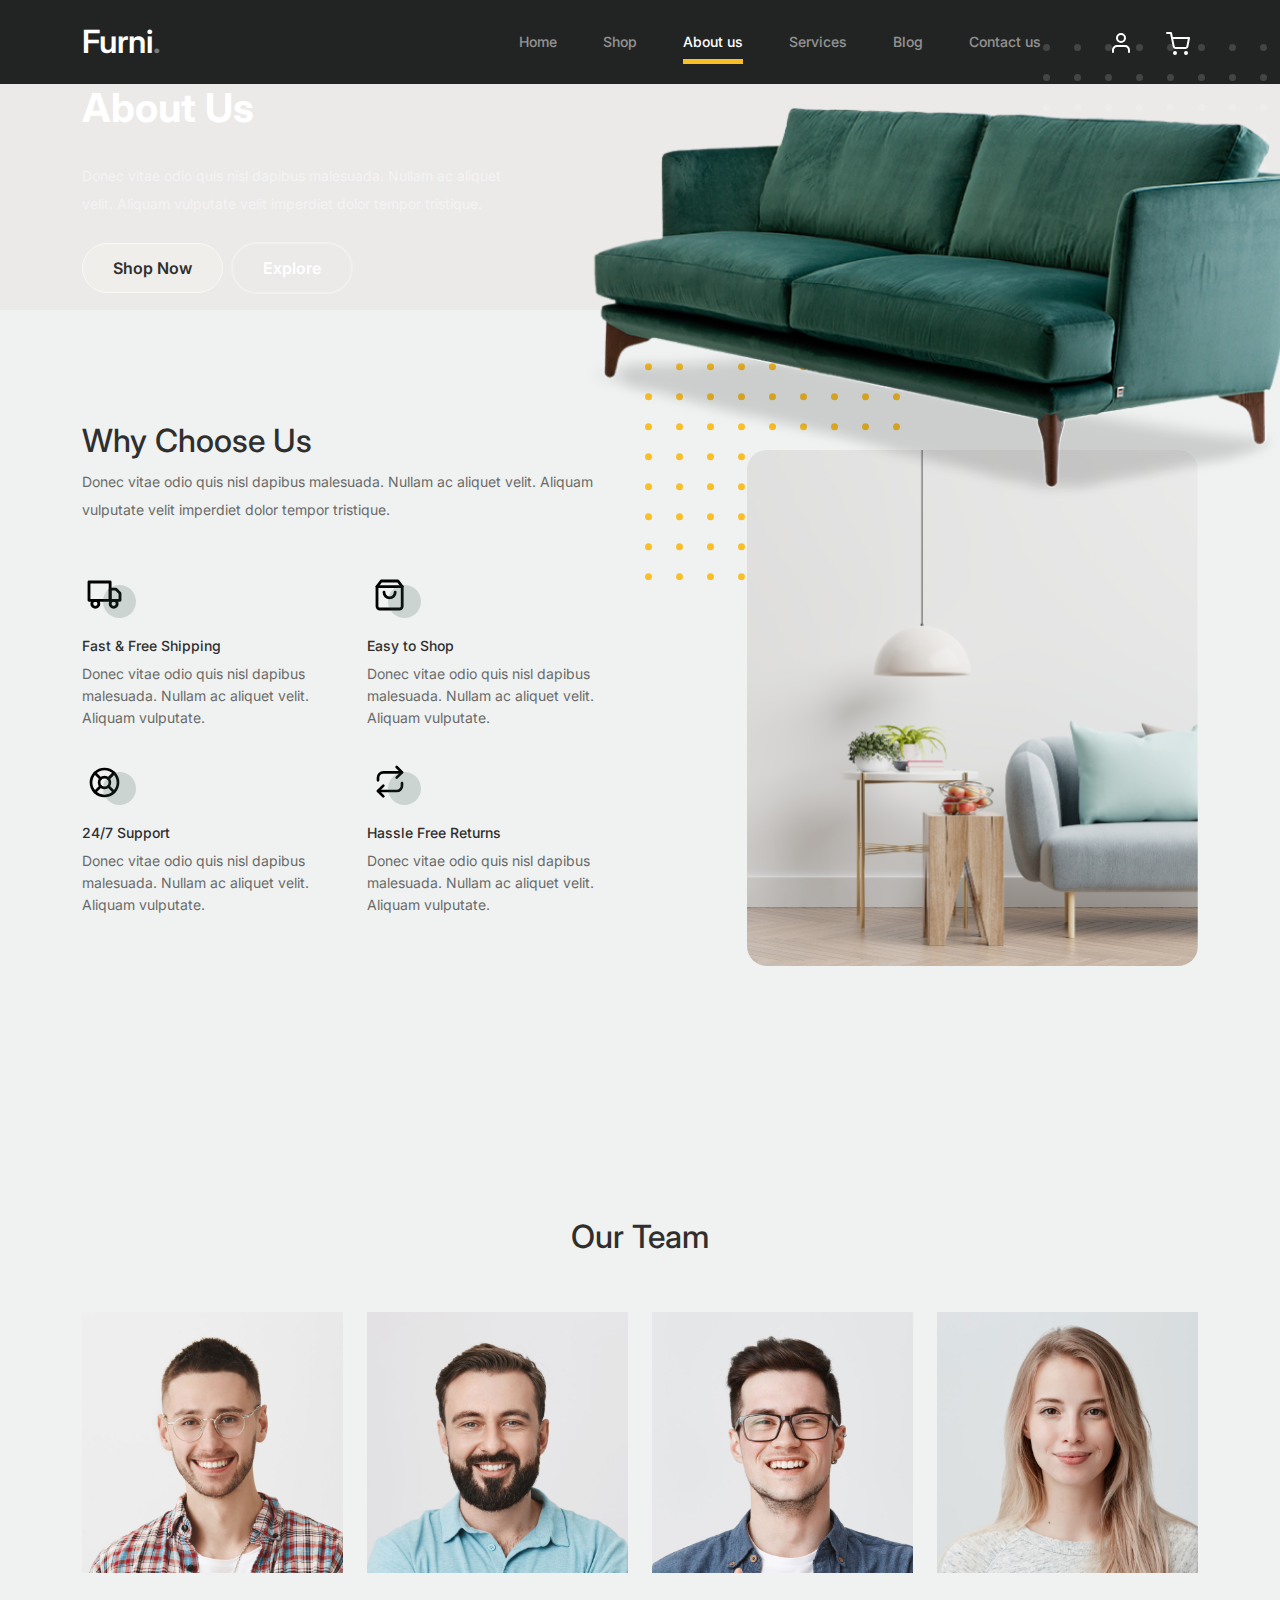
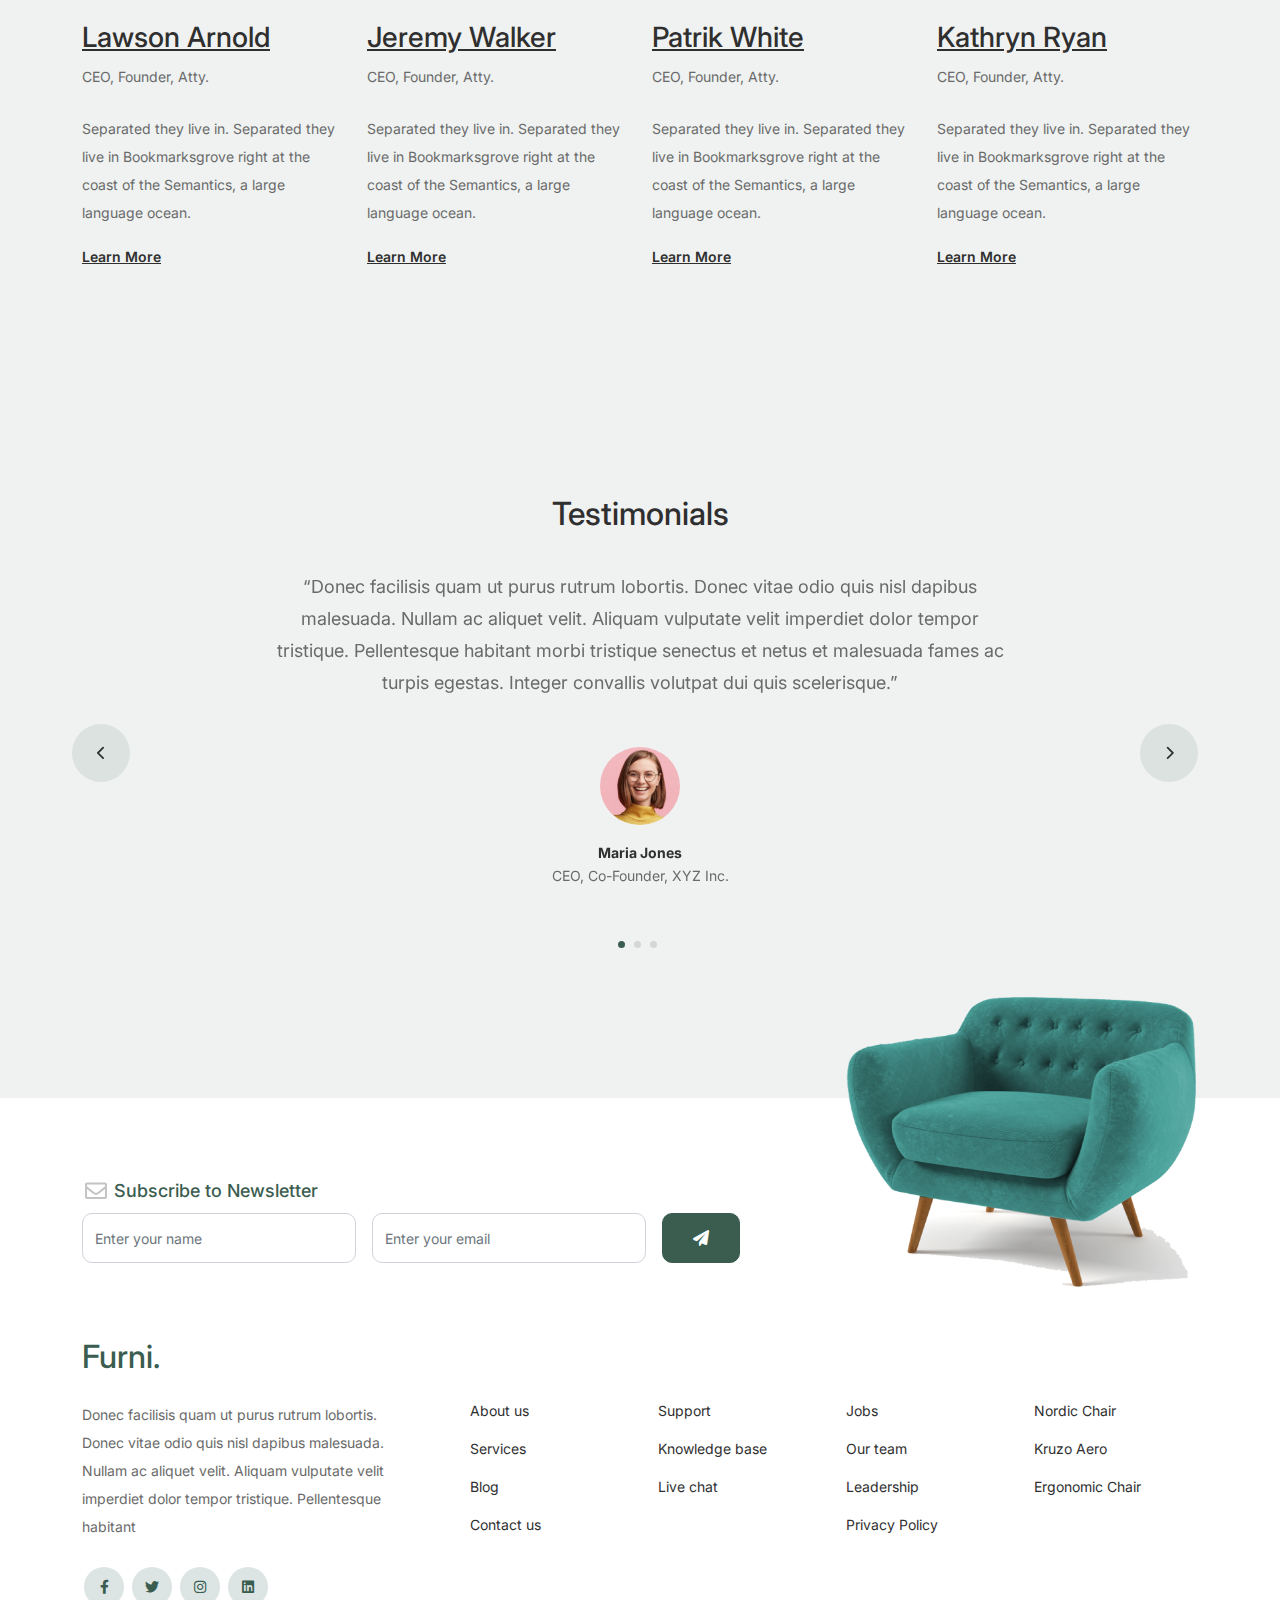
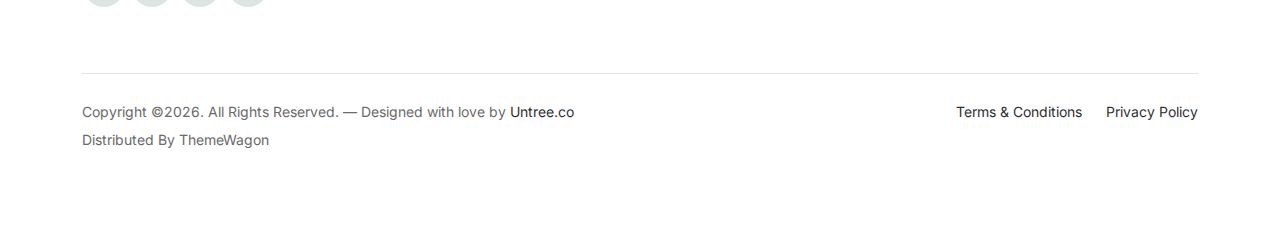
<file: about.html>
<!-- /*
* Bootstrap 5
* Template Name: Furni
* Template Author: Untree.co
* Template URI: https://untree.co/
* License: https://creativecommons.org/licenses/by/3.0/
*/ -->
<!doctype html>
<html lang="en">
<head>
  <meta charset="utf-8">
  <meta name="viewport" content="width=device-width, initial-scale=1, shrink-to-fit=no">
  <meta name="author" content="Untree.co">
  <link rel="shortcut icon" href="favicon.png">

  <meta name="description" content="" />
  <meta name="keywords" content="bootstrap, bootstrap4" />

		<!-- Bootstrap CSS -->
		<link href="css/bootstrap.min.css" rel="stylesheet">
		<link href="https://cdnjs.cloudflare.com/ajax/libs/font-awesome/6.0.0-beta3/css/all.min.css" rel="stylesheet">
		<link href="css/tiny-slider.css" rel="stylesheet">
		<link href="css/style.css" rel="stylesheet">
		<title>Furni Free Bootstrap 5 Template for Furniture and Interior Design Websites by Untree.co </title>
	</head>

	<body>

		<!-- Start Header/Navigation -->
		<nav class="custom-navbar navbar navbar navbar-expand-md navbar-dark bg-dark" arial-label="Furni navigation bar">

			<div class="container">
				<a class="navbar-brand" href="index.html">Furni<span>.</span></a>

				<button class="navbar-toggler" type="button" data-bs-toggle="collapse" data-bs-target="#navbarsFurni" aria-controls="navbarsFurni" aria-expanded="false" aria-label="Toggle navigation">
					<span class="navbar-toggler-icon"></span>
				</button>

				<div class="collapse navbar-collapse" id="navbarsFurni">
					<ul class="custom-navbar-nav navbar-nav ms-auto mb-2 mb-md-0">
						<li class="nav-item ">
							<a class="nav-link" href="index.html">Home</a>
						</li>
						<li><a class="nav-link" href="shop.html">Shop</a></li>
						<li class="active"><a class="nav-link" href="about.html">About us</a></li>
						<li><a class="nav-link" href="services.html">Services</a></li>
						<li><a class="nav-link" href="blog.html">Blog</a></li>
						<li><a class="nav-link" href="contact.html">Contact us</a></li>
					</ul>

					<ul class="custom-navbar-cta navbar-nav mb-2 mb-md-0 ms-5">
						<li><a class="nav-link" href="#"><img src="images/user.svg"></a></li>
						<li><a class="nav-link" href="cart.html"><img src="images/cart.svg"></a></li>
					</ul>
				</div>
			</div>
				
		</nav>
		<!-- End Header/Navigation -->

		<!-- Start Hero Section -->
			<div class="hero">
				<div class="container">
					<div class="row justify-content-between">
						<div class="col-lg-5">
							<div class="intro-excerpt">
								<h1>About Us</h1>
								<p class="mb-4">Donec vitae odio quis nisl dapibus malesuada. Nullam ac aliquet velit. Aliquam vulputate velit imperdiet dolor tempor tristique.</p>
								<p><a href="" class="btn btn-secondary me-2">Shop Now</a><a href="#" class="btn btn-white-outline">Explore</a></p>
							</div>
						</div>
						<div class="col-lg-7">
							<div class="hero-img-wrap">
								<img src="images/couch.png" class="img-fluid">
							</div>
						</div>
					</div>
				</div>
			</div>
		<!-- End Hero Section -->

		

		<!-- Start Why Choose Us Section -->
		<div class="why-choose-section">
			<div class="container">
				<div class="row justify-content-between align-items-center">
					<div class="col-lg-6">
						<h2 class="section-title">Why Choose Us</h2>
						<p>Donec vitae odio quis nisl dapibus malesuada. Nullam ac aliquet velit. Aliquam vulputate velit imperdiet dolor tempor tristique.</p>

						<div class="row my-5">
							<div class="col-6 col-md-6">
								<div class="feature">
									<div class="icon">
										<img src="images/truck.svg" alt="Image" class="imf-fluid">
									</div>
									<h3>Fast &amp; Free Shipping</h3>
									<p>Donec vitae odio quis nisl dapibus malesuada. Nullam ac aliquet velit. Aliquam vulputate.</p>
								</div>
							</div>

							<div class="col-6 col-md-6">
								<div class="feature">
									<div class="icon">
										<img src="images/bag.svg" alt="Image" class="imf-fluid">
									</div>
									<h3>Easy to Shop</h3>
									<p>Donec vitae odio quis nisl dapibus malesuada. Nullam ac aliquet velit. Aliquam vulputate.</p>
								</div>
							</div>

							<div class="col-6 col-md-6">
								<div class="feature">
									<div class="icon">
										<img src="images/support.svg" alt="Image" class="imf-fluid">
									</div>
									<h3>24/7 Support</h3>
									<p>Donec vitae odio quis nisl dapibus malesuada. Nullam ac aliquet velit. Aliquam vulputate.</p>
								</div>
							</div>

							<div class="col-6 col-md-6">
								<div class="feature">
									<div class="icon">
										<img src="images/return.svg" alt="Image" class="imf-fluid">
									</div>
									<h3>Hassle Free Returns</h3>
									<p>Donec vitae odio quis nisl dapibus malesuada. Nullam ac aliquet velit. Aliquam vulputate.</p>
								</div>
							</div>

						</div>
					</div>

					<div class="col-lg-5">
						<div class="img-wrap">
							<img src="images/why-choose-us-img.jpg" alt="Image" class="img-fluid">
						</div>
					</div>

				</div>
			</div>
		</div>
		<!-- End Why Choose Us Section -->

		<!-- Start Team Section -->
		<div class="untree_co-section">
			<div class="container">

				<div class="row mb-5">
					<div class="col-lg-5 mx-auto text-center">
						<h2 class="section-title">Our Team</h2>
					</div>
				</div>

				<div class="row">

					<!-- Start Column 1 -->
					<div class="col-12 col-md-6 col-lg-3 mb-5 mb-md-0">
						<img src="images/person_1.jpg" class="img-fluid mb-5">
						<h3 clas><a href="#"><span class="">Lawson</span> Arnold</a></h3>
            <span class="d-block position mb-4">CEO, Founder, Atty.</span>
            <p>Separated they live in.
            Separated they live in Bookmarksgrove right at the coast of the Semantics, a large language ocean.</p>
            <p class="mb-0"><a href="#" class="more dark">Learn More <span class="icon-arrow_forward"></span></a></p>
					</div> 
					<!-- End Column 1 -->

					<!-- Start Column 2 -->
					<div class="col-12 col-md-6 col-lg-3 mb-5 mb-md-0">
						<img src="images/person_2.jpg" class="img-fluid mb-5">

						<h3 clas><a href="#"><span class="">Jeremy</span> Walker</a></h3>
            <span class="d-block position mb-4">CEO, Founder, Atty.</span>
            <p>Separated they live in.
            Separated they live in Bookmarksgrove right at the coast of the Semantics, a large language ocean.</p>
            <p class="mb-0"><a href="#" class="more dark">Learn More <span class="icon-arrow_forward"></span></a></p>

					</div> 
					<!-- End Column 2 -->

					<!-- Start Column 3 -->
					<div class="col-12 col-md-6 col-lg-3 mb-5 mb-md-0">
						<img src="images/person_3.jpg" class="img-fluid mb-5">
						<h3 clas><a href="#"><span class="">Patrik</span> White</a></h3>
            <span class="d-block position mb-4">CEO, Founder, Atty.</span>
            <p>Separated they live in.
            Separated they live in Bookmarksgrove right at the coast of the Semantics, a large language ocean.</p>
            <p class="mb-0"><a href="#" class="more dark">Learn More <span class="icon-arrow_forward"></span></a></p>
					</div> 
					<!-- End Column 3 -->

					<!-- Start Column 4 -->
					<div class="col-12 col-md-6 col-lg-3 mb-5 mb-md-0">
						<img src="images/person_4.jpg" class="img-fluid mb-5">

						<h3 clas><a href="#"><span class="">Kathryn</span> Ryan</a></h3>
            <span class="d-block position mb-4">CEO, Founder, Atty.</span>
            <p>Separated they live in.
            Separated they live in Bookmarksgrove right at the coast of the Semantics, a large language ocean.</p>
            <p class="mb-0"><a href="#" class="more dark">Learn More <span class="icon-arrow_forward"></span></a></p>

          
					</div> 
					<!-- End Column 4 -->

					

				</div>
			</div>
		</div>
		<!-- End Team Section -->

		

		<!-- Start Testimonial Slider -->
		<div class="testimonial-section before-footer-section">
			<div class="container">
				<div class="row">
					<div class="col-lg-7 mx-auto text-center">
						<h2 class="section-title">Testimonials</h2>
					</div>
				</div>

				<div class="row justify-content-center">
					<div class="col-lg-12">
						<div class="testimonial-slider-wrap text-center">

							<div id="testimonial-nav">
								<span class="prev" data-controls="prev"><span class="fa fa-chevron-left"></span></span>
								<span class="next" data-controls="next"><span class="fa fa-chevron-right"></span></span>
							</div>

							<div class="testimonial-slider">
								
								<div class="item">
									<div class="row justify-content-center">
										<div class="col-lg-8 mx-auto">

											<div class="testimonial-block text-center">
												<blockquote class="mb-5">
													<p>&ldquo;Donec facilisis quam ut purus rutrum lobortis. Donec vitae odio quis nisl dapibus malesuada. Nullam ac aliquet velit. Aliquam vulputate velit imperdiet dolor tempor tristique. Pellentesque habitant morbi tristique senectus et netus et malesuada fames ac turpis egestas. Integer convallis volutpat dui quis scelerisque.&rdquo;</p>
												</blockquote>

												<div class="author-info">
													<div class="author-pic">
														<img src="images/person-1.png" alt="Maria Jones" class="img-fluid">
													</div>
													<h3 class="font-weight-bold">Maria Jones</h3>
													<span class="position d-block mb-3">CEO, Co-Founder, XYZ Inc.</span>
												</div>
											</div>

										</div>
									</div>
								</div> 
								<!-- END item -->

								<div class="item">
									<div class="row justify-content-center">
										<div class="col-lg-8 mx-auto">

											<div class="testimonial-block text-center">
												<blockquote class="mb-5">
													<p>&ldquo;Donec facilisis quam ut purus rutrum lobortis. Donec vitae odio quis nisl dapibus malesuada. Nullam ac aliquet velit. Aliquam vulputate velit imperdiet dolor tempor tristique. Pellentesque habitant morbi tristique senectus et netus et malesuada fames ac turpis egestas. Integer convallis volutpat dui quis scelerisque.&rdquo;</p>
												</blockquote>

												<div class="author-info">
													<div class="author-pic">
														<img src="images/person-1.png" alt="Maria Jones" class="img-fluid">
													</div>
													<h3 class="font-weight-bold">Maria Jones</h3>
													<span class="position d-block mb-3">CEO, Co-Founder, XYZ Inc.</span>
												</div>
											</div>

										</div>
									</div>
								</div> 
								<!-- END item -->

								<div class="item">
									<div class="row justify-content-center">
										<div class="col-lg-8 mx-auto">

											<div class="testimonial-block text-center">
												<blockquote class="mb-5">
													<p>&ldquo;Donec facilisis quam ut purus rutrum lobortis. Donec vitae odio quis nisl dapibus malesuada. Nullam ac aliquet velit. Aliquam vulputate velit imperdiet dolor tempor tristique. Pellentesque habitant morbi tristique senectus et netus et malesuada fames ac turpis egestas. Integer convallis volutpat dui quis scelerisque.&rdquo;</p>
												</blockquote>

												<div class="author-info">
													<div class="author-pic">
														<img src="images/person-1.png" alt="Maria Jones" class="img-fluid">
													</div>
													<h3 class="font-weight-bold">Maria Jones</h3>
													<span class="position d-block mb-3">CEO, Co-Founder, XYZ Inc.</span>
												</div>
											</div>

										</div>
									</div>
								</div> 
								<!-- END item -->

							</div>

						</div>
					</div>
				</div>
			</div>
		</div>
		<!-- End Testimonial Slider -->

		

		<!-- Start Footer Section -->
		<footer class="footer-section">
			<div class="container relative">

				<div class="sofa-img">
					<img src="images/sofa.png" alt="Image" class="img-fluid">
				</div>

				<div class="row">
					<div class="col-lg-8">
						<div class="subscription-form">
							<h3 class="d-flex align-items-center"><span class="me-1"><img src="images/envelope-outline.svg" alt="Image" class="img-fluid"></span><span>Subscribe to Newsletter</span></h3>

							<form action="#" class="row g-3">
								<div class="col-auto">
									<input type="text" class="form-control" placeholder="Enter your name">
								</div>
								<div class="col-auto">
									<input type="email" class="form-control" placeholder="Enter your email">
								</div>
								<div class="col-auto">
									<button class="btn btn-primary">
										<span class="fa fa-paper-plane"></span>
									</button>
								</div>
							</form>

						</div>
					</div>
				</div>

				<div class="row g-5 mb-5">
					<div class="col-lg-4">
						<div class="mb-4 footer-logo-wrap"><a href="#" class="footer-logo">Furni<span>.</span></a></div>
						<p class="mb-4">Donec facilisis quam ut purus rutrum lobortis. Donec vitae odio quis nisl dapibus malesuada. Nullam ac aliquet velit. Aliquam vulputate velit imperdiet dolor tempor tristique. Pellentesque habitant</p>

						<ul class="list-unstyled custom-social">
							<li><a href="#"><span class="fa fa-brands fa-facebook-f"></span></a></li>
							<li><a href="#"><span class="fa fa-brands fa-twitter"></span></a></li>
							<li><a href="#"><span class="fa fa-brands fa-instagram"></span></a></li>
							<li><a href="#"><span class="fa fa-brands fa-linkedin"></span></a></li>
						</ul>
					</div>

					<div class="col-lg-8">
						<div class="row links-wrap">
							<div class="col-6 col-sm-6 col-md-3">
								<ul class="list-unstyled">
									<li><a href="#">About us</a></li>
									<li><a href="#">Services</a></li>
									<li><a href="#">Blog</a></li>
									<li><a href="#">Contact us</a></li>
								</ul>
							</div>

							<div class="col-6 col-sm-6 col-md-3">
								<ul class="list-unstyled">
									<li><a href="#">Support</a></li>
									<li><a href="#">Knowledge base</a></li>
									<li><a href="#">Live chat</a></li>
								</ul>
							</div>

							<div class="col-6 col-sm-6 col-md-3">
								<ul class="list-unstyled">
									<li><a href="#">Jobs</a></li>
									<li><a href="#">Our team</a></li>
									<li><a href="#">Leadership</a></li>
									<li><a href="#">Privacy Policy</a></li>
								</ul>
							</div>

							<div class="col-6 col-sm-6 col-md-3">
								<ul class="list-unstyled">
									<li><a href="#">Nordic Chair</a></li>
									<li><a href="#">Kruzo Aero</a></li>
									<li><a href="#">Ergonomic Chair</a></li>
								</ul>
							</div>
						</div>
					</div>

				</div>

				<div class="border-top copyright">
					<div class="row pt-4">
						<div class="col-lg-6">
							<p class="mb-2 text-center text-lg-start">Copyright &copy;<script>document.write(new Date().getFullYear());</script>. All Rights Reserved. &mdash; Designed with love by <a href="https://untree.co">Untree.co</a> Distributed By <a hreff="https://themewagon.com">ThemeWagon</a>  <!-- License information: https://untree.co/license/ -->
            </p>
						</div>

						<div class="col-lg-6 text-center text-lg-end">
							<ul class="list-unstyled d-inline-flex ms-auto">
								<li class="me-4"><a href="#">Terms &amp; Conditions</a></li>
								<li><a href="#">Privacy Policy</a></li>
							</ul>
						</div>

					</div>
				</div>

			</div>
		</footer>
		<!-- End Footer Section -->	


		<script src="js/bootstrap.bundle.min.js"></script>
		<script src="js/tiny-slider.js"></script>
		<script src="js/custom.js"></script>
	</body>

</html>
</file>
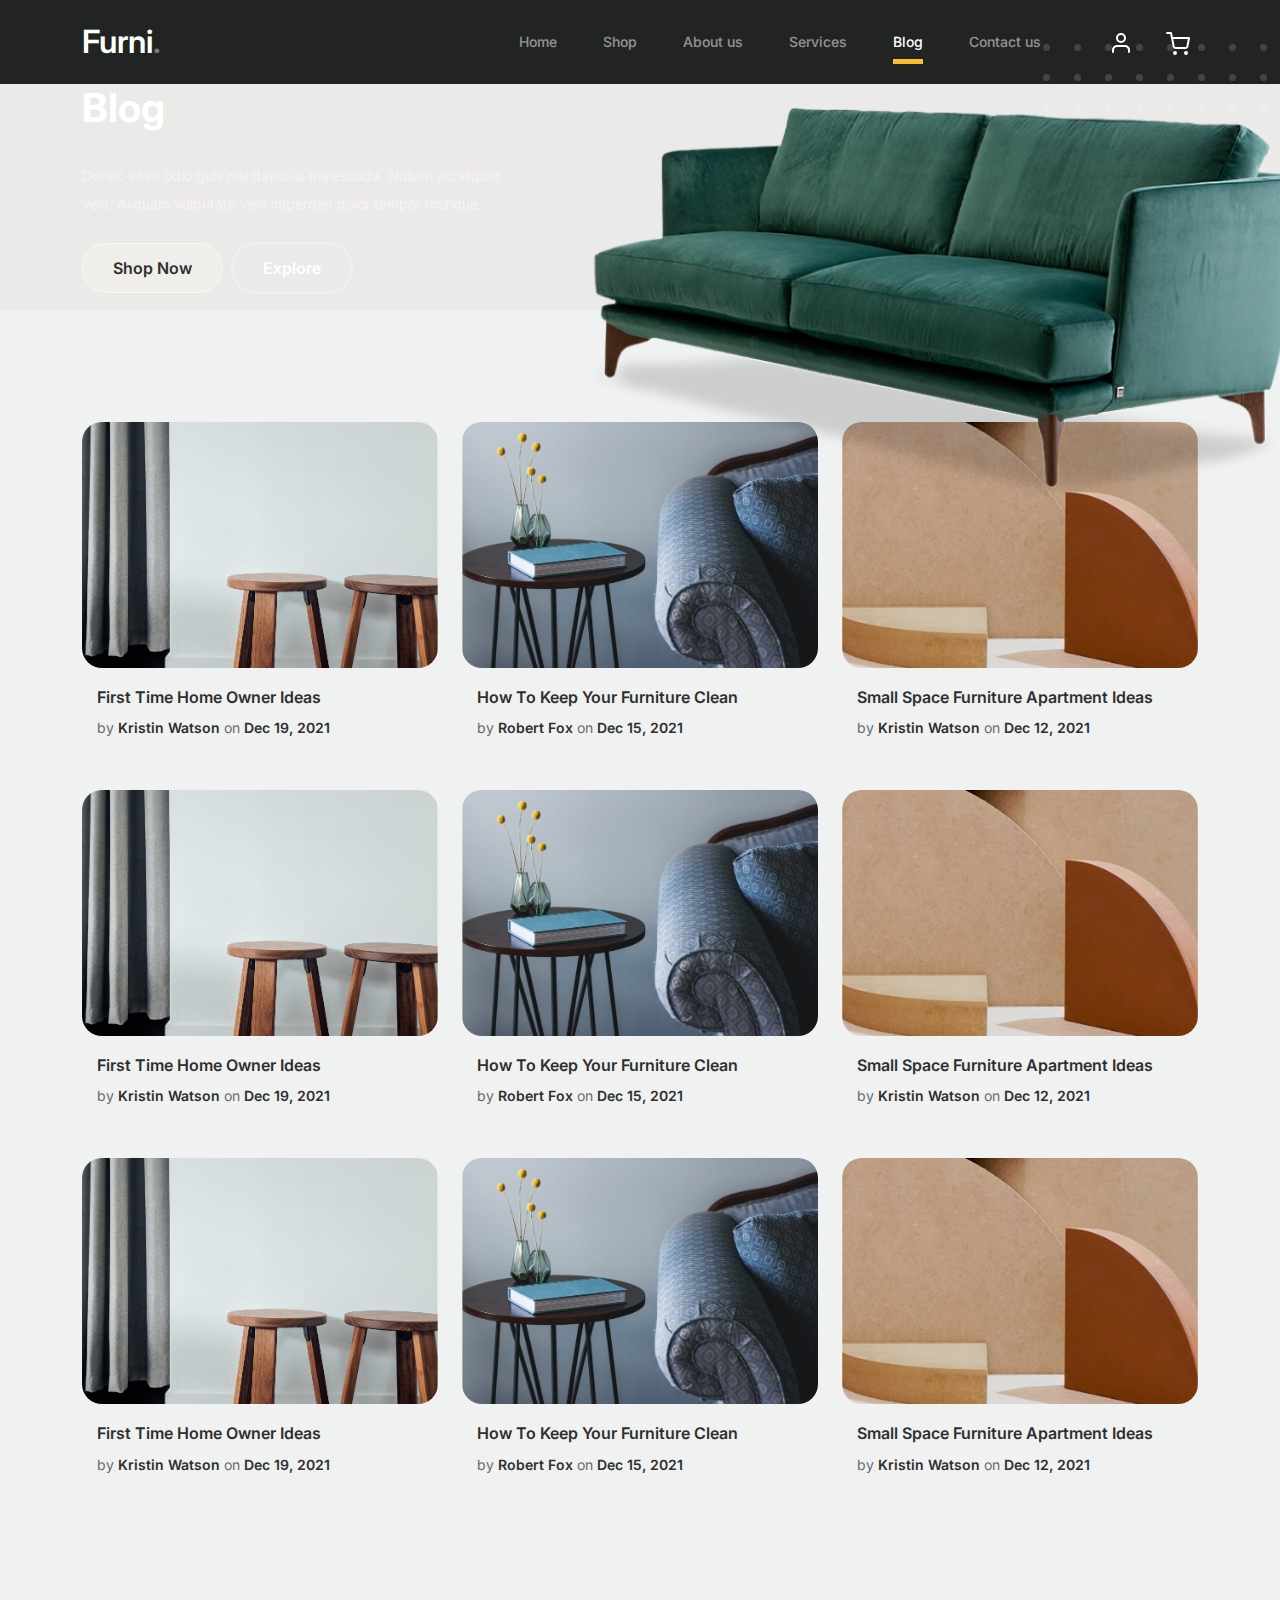
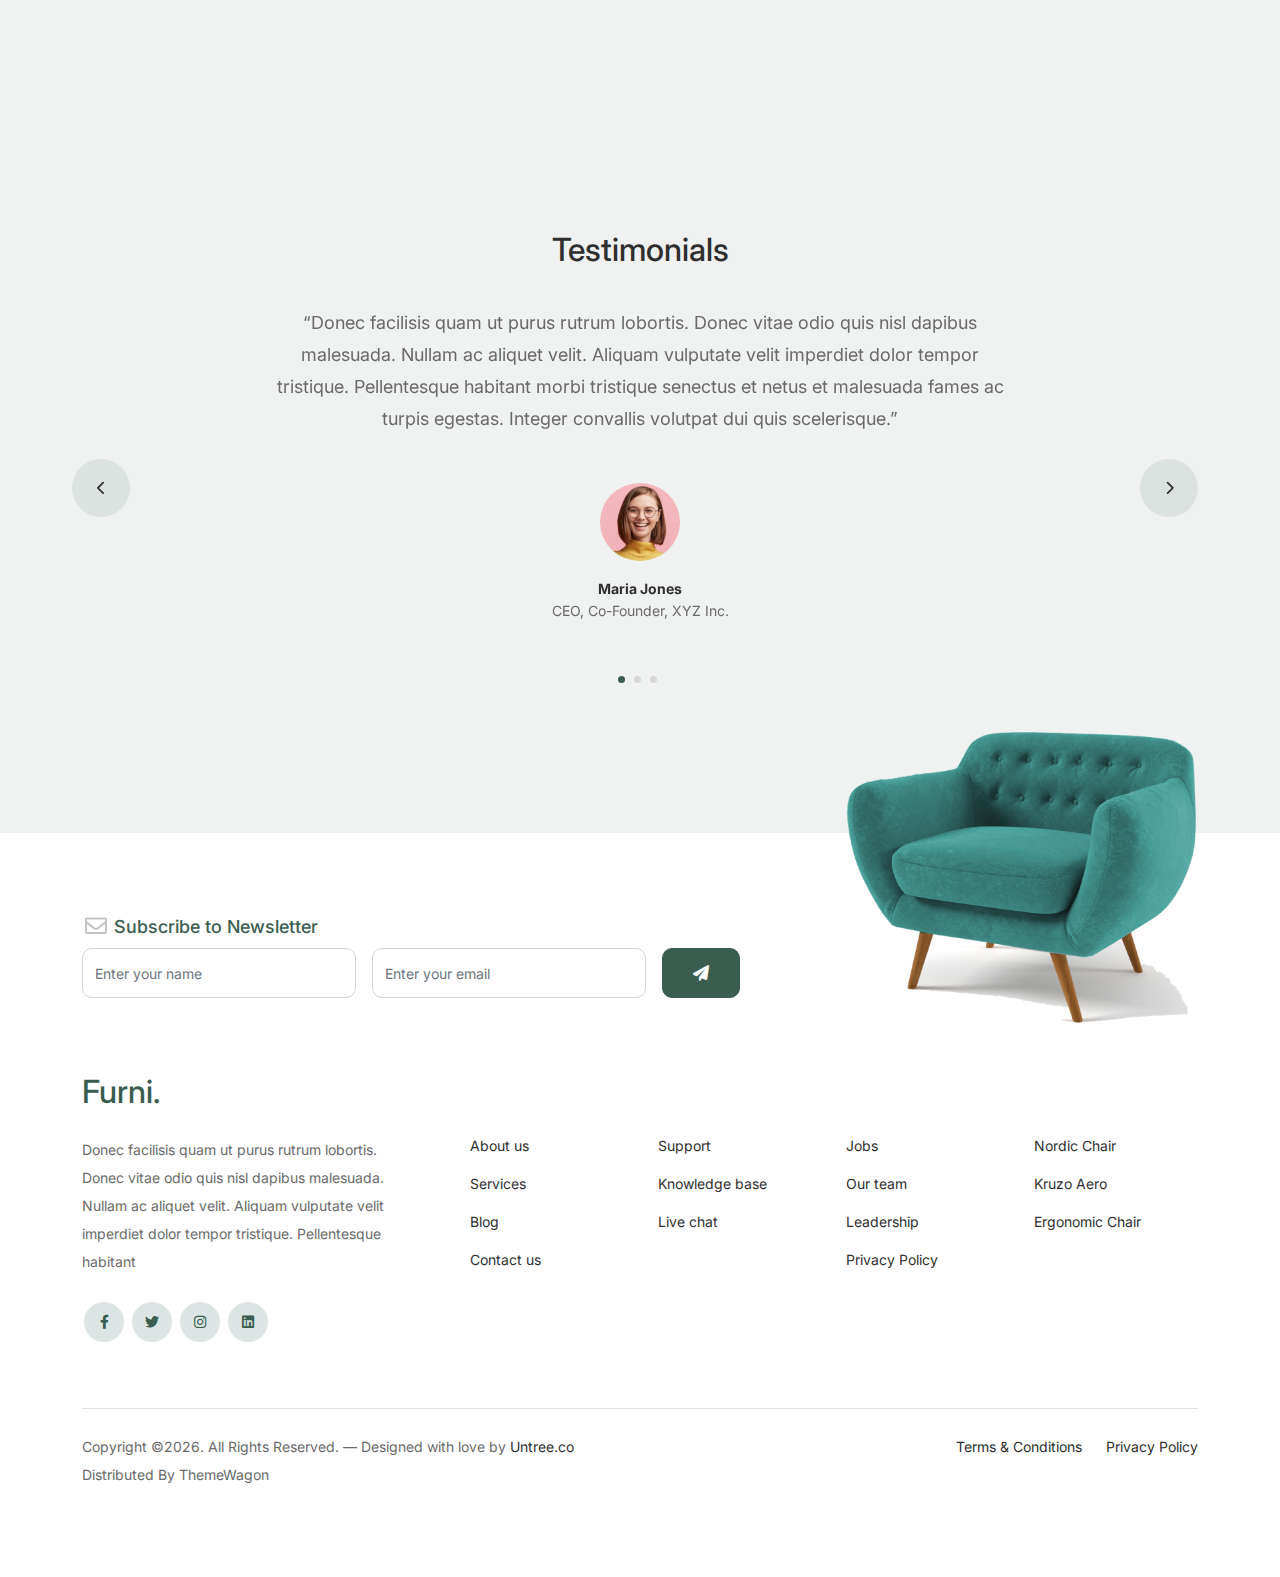
<file: blog.html>
<!-- /*
* Bootstrap 5
* Template Name: Furni
* Template Author: Untree.co
* Template URI: https://untree.co/
* License: https://creativecommons.org/licenses/by/3.0/
*/ -->
<!doctype html>
<html lang="en">
<head>
  <meta charset="utf-8">
  <meta name="viewport" content="width=device-width, initial-scale=1, shrink-to-fit=no">
  <meta name="author" content="Untree.co">
  <link rel="shortcut icon" href="favicon.png">

  <meta name="description" content="" />
  <meta name="keywords" content="bootstrap, bootstrap4" />

		<!-- Bootstrap CSS -->
		<link href="css/bootstrap.min.css" rel="stylesheet">
		<link href="https://cdnjs.cloudflare.com/ajax/libs/font-awesome/6.0.0-beta3/css/all.min.css" rel="stylesheet">
		<link href="css/tiny-slider.css" rel="stylesheet">
		<link href="css/style.css" rel="stylesheet">
		<title>Furni Free Bootstrap 5 Template for Furniture and Interior Design Websites by Untree.co </title>
	</head>

	<body>

		<!-- Start Header/Navigation -->
		<nav class="custom-navbar navbar navbar navbar-expand-md navbar-dark bg-dark" arial-label="Furni navigation bar">

			<div class="container">
				<a class="navbar-brand" href="index.html">Furni<span>.</span></a>

				<button class="navbar-toggler" type="button" data-bs-toggle="collapse" data-bs-target="#navbarsFurni" aria-controls="navbarsFurni" aria-expanded="false" aria-label="Toggle navigation">
					<span class="navbar-toggler-icon"></span>
				</button>

				<div class="collapse navbar-collapse" id="navbarsFurni">
					<ul class="custom-navbar-nav navbar-nav ms-auto mb-2 mb-md-0">
						<li class="nav-item">
							<a class="nav-link" href="index.html">Home</a>
						</li>
						<li><a class="nav-link" href="shop.html">Shop</a></li>
						<li><a class="nav-link" href="about.html">About us</a></li>
						<li><a class="nav-link" href="services.html">Services</a></li>
						<li class="active"><a class="nav-link" href="blog.html">Blog</a></li>
						<li><a class="nav-link" href="contact.html">Contact us</a></li>
					</ul>

					<ul class="custom-navbar-cta navbar-nav mb-2 mb-md-0 ms-5">
						<li><a class="nav-link" href="#"><img src="images/user.svg"></a></li>
						<li><a class="nav-link" href="cart.html"><img src="images/cart.svg"></a></li>
					</ul>
				</div>
			</div>
				
		</nav>
		<!-- End Header/Navigation -->

		<!-- Start Hero Section -->
			<div class="hero">
				<div class="container">
					<div class="row justify-content-between">
						<div class="col-lg-5">
							<div class="intro-excerpt">
								<h1>Blog</h1>
								<p class="mb-4">Donec vitae odio quis nisl dapibus malesuada. Nullam ac aliquet velit. Aliquam vulputate velit imperdiet dolor tempor tristique.</p>
								<p><a href="" class="btn btn-secondary me-2">Shop Now</a><a href="#" class="btn btn-white-outline">Explore</a></p>
							</div>
						</div>
						<div class="col-lg-7">
							<div class="hero-img-wrap">
								<img src="images/couch.png" class="img-fluid">
							</div>
						</div>
					</div>
				</div>
			</div>
		<!-- End Hero Section -->

		

		<!-- Start Blog Section -->
		<div class="blog-section">
			<div class="container">
				
				<div class="row">

					<div class="col-12 col-sm-6 col-md-4 mb-5">
						<div class="post-entry">
							<a href="#" class="post-thumbnail"><img src="images/post-1.jpg" alt="Image" class="img-fluid"></a>
							<div class="post-content-entry">
								<h3><a href="#">First Time Home Owner Ideas</a></h3>
								<div class="meta">
									<span>by <a href="#">Kristin Watson</a></span> <span>on <a href="#">Dec 19, 2021</a></span>
								</div>
							</div>
						</div>
					</div>

					<div class="col-12 col-sm-6 col-md-4 mb-5">
						<div class="post-entry">
							<a href="#" class="post-thumbnail"><img src="images/post-2.jpg" alt="Image" class="img-fluid"></a>
							<div class="post-content-entry">
								<h3><a href="#">How To Keep Your Furniture Clean</a></h3>
								<div class="meta">
									<span>by <a href="#">Robert Fox</a></span> <span>on <a href="#">Dec 15, 2021</a></span>
								</div>
							</div>
						</div>
					</div>

					<div class="col-12 col-sm-6 col-md-4 mb-5">
						<div class="post-entry">
							<a href="#" class="post-thumbnail"><img src="images/post-3.jpg" alt="Image" class="img-fluid"></a>
							<div class="post-content-entry">
								<h3><a href="#">Small Space Furniture Apartment Ideas</a></h3>
								<div class="meta">
									<span>by <a href="#">Kristin Watson</a></span> <span>on <a href="#">Dec 12, 2021</a></span>
								</div>
							</div>
						</div>
					</div>

					<div class="col-12 col-sm-6 col-md-4 mb-5">
						<div class="post-entry">
							<a href="#" class="post-thumbnail"><img src="images/post-1.jpg" alt="Image" class="img-fluid"></a>
							<div class="post-content-entry">
								<h3><a href="#">First Time Home Owner Ideas</a></h3>
								<div class="meta">
									<span>by <a href="#">Kristin Watson</a></span> <span>on <a href="#">Dec 19, 2021</a></span>
								</div>
							</div>
						</div>
					</div>

					<div class="col-12 col-sm-6 col-md-4 mb-5">
						<div class="post-entry">
							<a href="#" class="post-thumbnail"><img src="images/post-2.jpg" alt="Image" class="img-fluid"></a>
							<div class="post-content-entry">
								<h3><a href="#">How To Keep Your Furniture Clean</a></h3>
								<div class="meta">
									<span>by <a href="#">Robert Fox</a></span> <span>on <a href="#">Dec 15, 2021</a></span>
								</div>
							</div>
						</div>
					</div>

					<div class="col-12 col-sm-6 col-md-4 mb-5">
						<div class="post-entry">
							<a href="#" class="post-thumbnail"><img src="images/post-3.jpg" alt="Image" class="img-fluid"></a>
							<div class="post-content-entry">
								<h3><a href="#">Small Space Furniture Apartment Ideas</a></h3>
								<div class="meta">
									<span>by <a href="#">Kristin Watson</a></span> <span>on <a href="#">Dec 12, 2021</a></span>
								</div>
							</div>
						</div>
					</div>

					<div class="col-12 col-sm-6 col-md-4 mb-5">
						<div class="post-entry">
							<a href="#" class="post-thumbnail"><img src="images/post-1.jpg" alt="Image" class="img-fluid"></a>
							<div class="post-content-entry">
								<h3><a href="#">First Time Home Owner Ideas</a></h3>
								<div class="meta">
									<span>by <a href="#">Kristin Watson</a></span> <span>on <a href="#">Dec 19, 2021</a></span>
								</div>
							</div>
						</div>
					</div>

					<div class="col-12 col-sm-6 col-md-4 mb-5">
						<div class="post-entry">
							<a href="#" class="post-thumbnail"><img src="images/post-2.jpg" alt="Image" class="img-fluid"></a>
							<div class="post-content-entry">
								<h3><a href="#">How To Keep Your Furniture Clean</a></h3>
								<div class="meta">
									<span>by <a href="#">Robert Fox</a></span> <span>on <a href="#">Dec 15, 2021</a></span>
								</div>
							</div>
						</div>
					</div>

					<div class="col-12 col-sm-6 col-md-4 mb-5">
						<div class="post-entry">
							<a href="#" class="post-thumbnail"><img src="images/post-3.jpg" alt="Image" class="img-fluid"></a>
							<div class="post-content-entry">
								<h3><a href="#">Small Space Furniture Apartment Ideas</a></h3>
								<div class="meta">
									<span>by <a href="#">Kristin Watson</a></span> <span>on <a href="#">Dec 12, 2021</a></span>
								</div>
							</div>
						</div>
					</div>

				</div>
			</div>
		</div>
		<!-- End Blog Section -->	

		

		<!-- Start Testimonial Slider -->
		<div class="testimonial-section before-footer-section">
			<div class="container">
				<div class="row">
					<div class="col-lg-7 mx-auto text-center">
						<h2 class="section-title">Testimonials</h2>
					</div>
				</div>

				<div class="row justify-content-center">
					<div class="col-lg-12">
						<div class="testimonial-slider-wrap text-center">

							<div id="testimonial-nav">
								<span class="prev" data-controls="prev"><span class="fa fa-chevron-left"></span></span>
								<span class="next" data-controls="next"><span class="fa fa-chevron-right"></span></span>
							</div>

							<div class="testimonial-slider">
								
								<div class="item">
									<div class="row justify-content-center">
										<div class="col-lg-8 mx-auto">

											<div class="testimonial-block text-center">
												<blockquote class="mb-5">
													<p>&ldquo;Donec facilisis quam ut purus rutrum lobortis. Donec vitae odio quis nisl dapibus malesuada. Nullam ac aliquet velit. Aliquam vulputate velit imperdiet dolor tempor tristique. Pellentesque habitant morbi tristique senectus et netus et malesuada fames ac turpis egestas. Integer convallis volutpat dui quis scelerisque.&rdquo;</p>
												</blockquote>

												<div class="author-info">
													<div class="author-pic">
														<img src="images/person-1.png" alt="Maria Jones" class="img-fluid">
													</div>
													<h3 class="font-weight-bold">Maria Jones</h3>
													<span class="position d-block mb-3">CEO, Co-Founder, XYZ Inc.</span>
												</div>
											</div>

										</div>
									</div>
								</div> 
								<!-- END item -->

								<div class="item">
									<div class="row justify-content-center">
										<div class="col-lg-8 mx-auto">

											<div class="testimonial-block text-center">
												<blockquote class="mb-5">
													<p>&ldquo;Donec facilisis quam ut purus rutrum lobortis. Donec vitae odio quis nisl dapibus malesuada. Nullam ac aliquet velit. Aliquam vulputate velit imperdiet dolor tempor tristique. Pellentesque habitant morbi tristique senectus et netus et malesuada fames ac turpis egestas. Integer convallis volutpat dui quis scelerisque.&rdquo;</p>
												</blockquote>

												<div class="author-info">
													<div class="author-pic">
														<img src="images/person-1.png" alt="Maria Jones" class="img-fluid">
													</div>
													<h3 class="font-weight-bold">Maria Jones</h3>
													<span class="position d-block mb-3">CEO, Co-Founder, XYZ Inc.</span>
												</div>
											</div>

										</div>
									</div>
								</div> 
								<!-- END item -->

								<div class="item">
									<div class="row justify-content-center">
										<div class="col-lg-8 mx-auto">

											<div class="testimonial-block text-center">
												<blockquote class="mb-5">
													<p>&ldquo;Donec facilisis quam ut purus rutrum lobortis. Donec vitae odio quis nisl dapibus malesuada. Nullam ac aliquet velit. Aliquam vulputate velit imperdiet dolor tempor tristique. Pellentesque habitant morbi tristique senectus et netus et malesuada fames ac turpis egestas. Integer convallis volutpat dui quis scelerisque.&rdquo;</p>
												</blockquote>

												<div class="author-info">
													<div class="author-pic">
														<img src="images/person-1.png" alt="Maria Jones" class="img-fluid">
													</div>
													<h3 class="font-weight-bold">Maria Jones</h3>
													<span class="position d-block mb-3">CEO, Co-Founder, XYZ Inc.</span>
												</div>
											</div>

										</div>
									</div>
								</div> 
								<!-- END item -->

							</div>

						</div>
					</div>
				</div>
			</div>
		</div>
		<!-- End Testimonial Slider -->

		

		<!-- Start Footer Section -->
		<footer class="footer-section">
			<div class="container relative">

				<div class="sofa-img">
					<img src="images/sofa.png" alt="Image" class="img-fluid">
				</div>

				<div class="row">
					<div class="col-lg-8">
						<div class="subscription-form">
							<h3 class="d-flex align-items-center"><span class="me-1"><img src="images/envelope-outline.svg" alt="Image" class="img-fluid"></span><span>Subscribe to Newsletter</span></h3>

							<form action="#" class="row g-3">
								<div class="col-auto">
									<input type="text" class="form-control" placeholder="Enter your name">
								</div>
								<div class="col-auto">
									<input type="email" class="form-control" placeholder="Enter your email">
								</div>
								<div class="col-auto">
									<button class="btn btn-primary">
										<span class="fa fa-paper-plane"></span>
									</button>
								</div>
							</form>

						</div>
					</div>
				</div>

				<div class="row g-5 mb-5">
					<div class="col-lg-4">
						<div class="mb-4 footer-logo-wrap"><a href="#" class="footer-logo">Furni<span>.</span></a></div>
						<p class="mb-4">Donec facilisis quam ut purus rutrum lobortis. Donec vitae odio quis nisl dapibus malesuada. Nullam ac aliquet velit. Aliquam vulputate velit imperdiet dolor tempor tristique. Pellentesque habitant</p>

						<ul class="list-unstyled custom-social">
							<li><a href="#"><span class="fa fa-brands fa-facebook-f"></span></a></li>
							<li><a href="#"><span class="fa fa-brands fa-twitter"></span></a></li>
							<li><a href="#"><span class="fa fa-brands fa-instagram"></span></a></li>
							<li><a href="#"><span class="fa fa-brands fa-linkedin"></span></a></li>
						</ul>
					</div>

					<div class="col-lg-8">
						<div class="row links-wrap">
							<div class="col-6 col-sm-6 col-md-3">
								<ul class="list-unstyled">
									<li><a href="#">About us</a></li>
									<li><a href="#">Services</a></li>
									<li><a href="#">Blog</a></li>
									<li><a href="#">Contact us</a></li>
								</ul>
							</div>

							<div class="col-6 col-sm-6 col-md-3">
								<ul class="list-unstyled">
									<li><a href="#">Support</a></li>
									<li><a href="#">Knowledge base</a></li>
									<li><a href="#">Live chat</a></li>
								</ul>
							</div>

							<div class="col-6 col-sm-6 col-md-3">
								<ul class="list-unstyled">
									<li><a href="#">Jobs</a></li>
									<li><a href="#">Our team</a></li>
									<li><a href="#">Leadership</a></li>
									<li><a href="#">Privacy Policy</a></li>
								</ul>
							</div>

							<div class="col-6 col-sm-6 col-md-3">
								<ul class="list-unstyled">
									<li><a href="#">Nordic Chair</a></li>
									<li><a href="#">Kruzo Aero</a></li>
									<li><a href="#">Ergonomic Chair</a></li>
								</ul>
							</div>
						</div>
					</div>

				</div>

				<div class="border-top copyright">
					<div class="row pt-4">
						<div class="col-lg-6">
							<p class="mb-2 text-center text-lg-start">Copyright &copy;<script>document.write(new Date().getFullYear());</script>. All Rights Reserved. &mdash; Designed with love by <a href="https://untree.co">Untree.co</a> Distributed By <a hreff="https://themewagon.com">ThemeWagon</a>  <!-- License information: https://untree.co/license/ -->
            </p>
						</div>

						<div class="col-lg-6 text-center text-lg-end">
							<ul class="list-unstyled d-inline-flex ms-auto">
								<li class="me-4"><a href="#">Terms &amp; Conditions</a></li>
								<li><a href="#">Privacy Policy</a></li>
							</ul>
						</div>

					</div>
				</div>

			</div>
		</footer>
		<!-- End Footer Section -->	


		<script src="js/bootstrap.bundle.min.js"></script>
		<script src="js/tiny-slider.js"></script>
		<script src="js/custom.js"></script>
	</body>

</html>
</file>
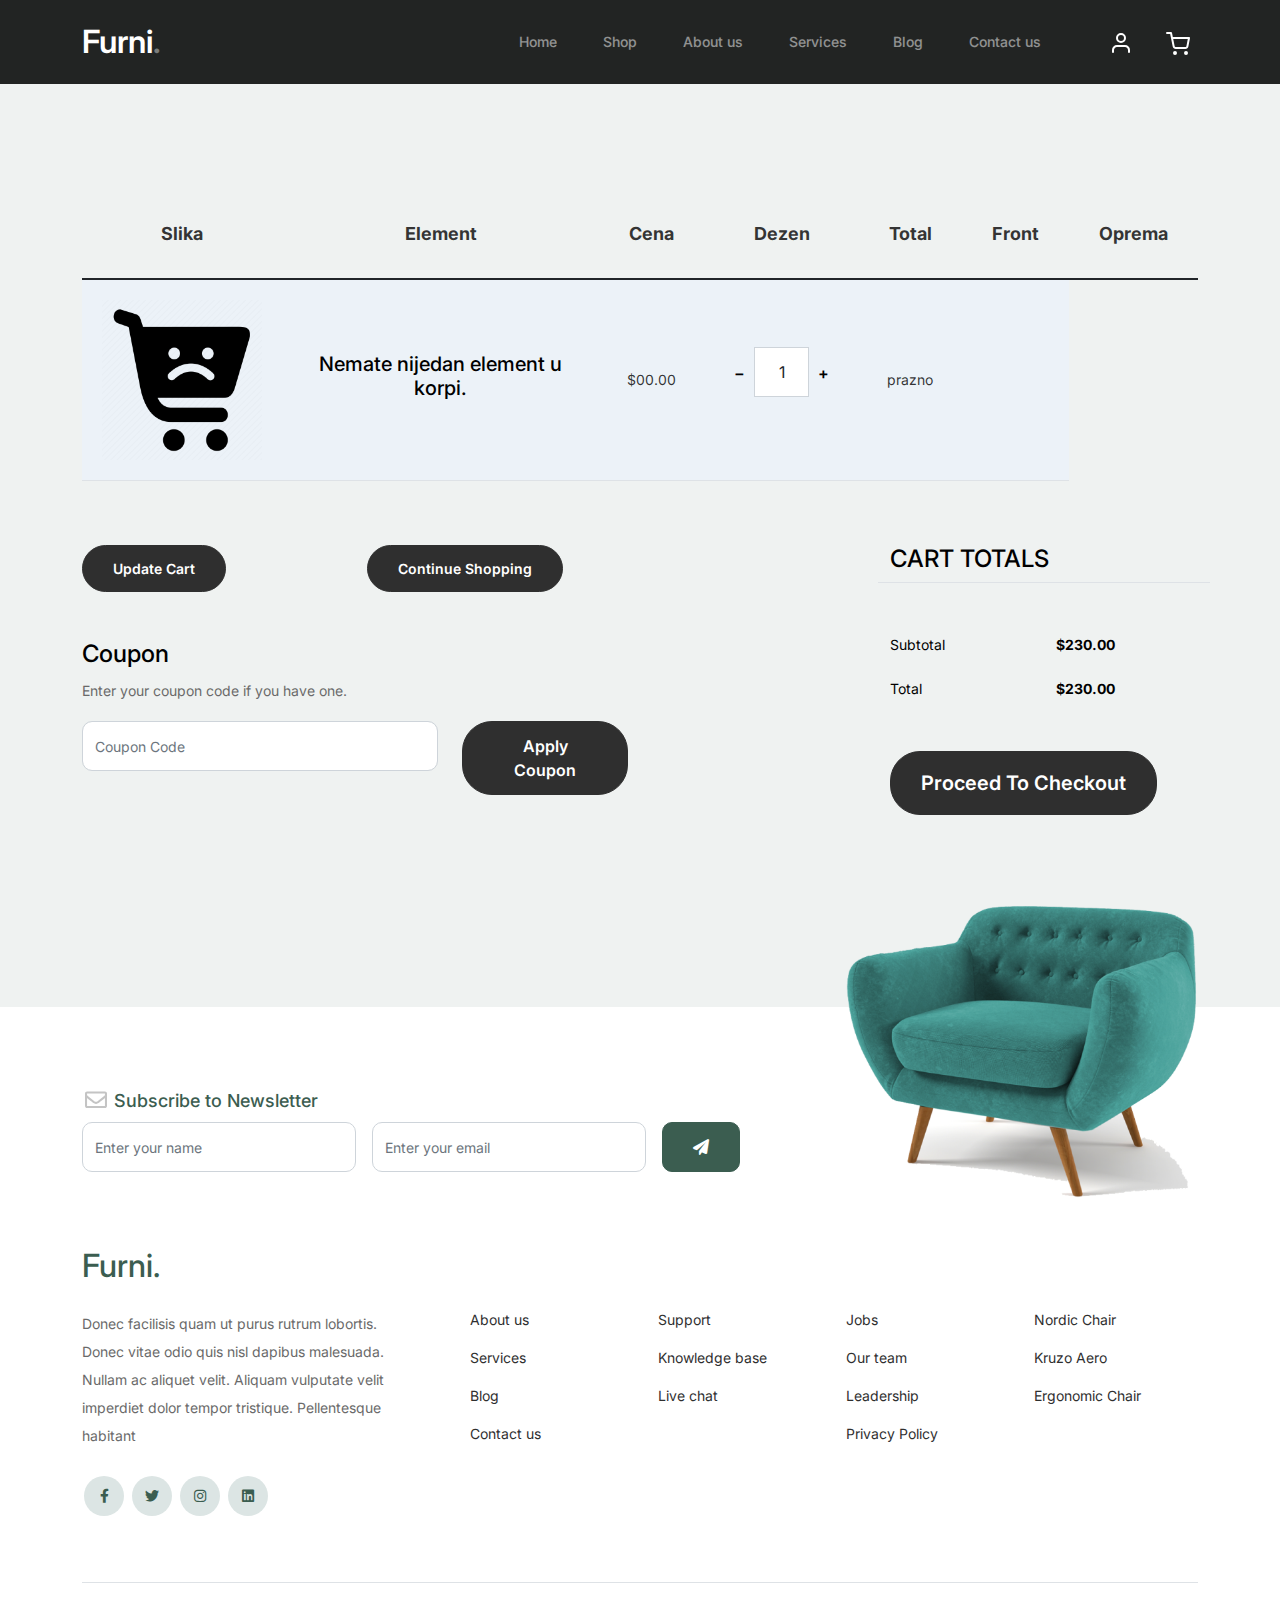
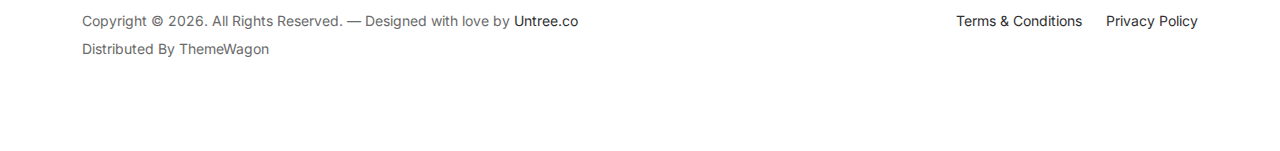
<file: cart.html>
<!doctype html>
<html lang="en">

<head>
    <meta charset="utf-8">
    <meta name="viewport" content="width=device-width, initial-scale=1, shrink-to-fit=no">
    <meta name="author" content="Untree.co">
    <link rel="shortcut icon" href="favicon.png">

    <meta name="description" content="" />
    <meta name="keywords" content="bootstrap, bootstrap4" />

    <!-- Bootstrap CSS -->
    <link href="css/bootstrap.min.css" rel="stylesheet">
    <link href="https://cdnjs.cloudflare.com/ajax/libs/font-awesome/6.0.0-beta3/css/all.min.css" rel="stylesheet">
   
    <link href="css/style.css" rel="stylesheet">
   
    <title>Furni Free Bootstrap 5 Template for Furniture and Interior Design Websites by Untree.co </title>

    <style>
        .custom-navbar {
    position: fixed;
    width: 100%;
    top: 0;
    z-index: 1000;
}

.fixed-element {
    position: relative; /* Postavite relativnu poziciju kako biste mogli koristiti top stil */
    top: 0; /* Početna vrijednost za top */
    transition: top 0.3s; /* Dodajte tranziciju za glatki prijelaz */
}

    /*pozadina tabele*/
#kuhinja-details tr:nth-child(odd) {
    background-color: rgb(236, 242, 248); /* Boja pozadine za neparne redove */
  }

  #kuhinja-details tr:nth-child(even) {
    background-color: #ffffff; /* Boja pozadine za parne redove */
  }

    /*pozadina tabele*/

    </style>
</head>

<body>

    <!-- Start Header/Navigation -->
    <nav class="custom-navbar navbar navbar navbar-expand-md navbar-dark bg-dark" arial-label="Furni navigation bar">

        <div class="container">
            <a class="navbar-brand" href="index.html">Furni<span>.</span></a>

            <button class="navbar-toggler" type="button" data-bs-toggle="collapse" data-bs-target="#navbarsFurni"
                aria-controls="navbarsFurni" aria-expanded="false" aria-label="Toggle navigation">
                <span class="navbar-toggler-icon"></span>
            </button>

            <div class="collapse navbar-collapse" id="navbarsFurni">
                <ul class="custom-navbar-nav navbar-nav ms-auto mb-2 mb-md-0">
                    <li class="nav-item ">
                        <a class="nav-link" href="index.html">Home</a>
                    </li>
                    <li><a class="nav-link" href="shop.html">Shop</a></li>
                    <li><a class="nav-link" href="about.html">About us</a></li>
                    <li><a class="nav-link" href="services.html">Services</a></li>
                    <li><a class="nav-link" href="blog.html">Blog</a></li>
                    <li><a class="nav-link" href="contact.html">Contact us</a></li>
                </ul>

                <ul class="custom-navbar-cta navbar-nav mb-2 mb-md-0 ms-5">
                    <li><a class="nav-link" href="#"><img src="images/user.svg"></a></li>
                    <li><a class="nav-link" href="cart.html"><img src="images/cart.svg"></a></li>
                </ul>
            </div>
        </div>

    </nav>
    <!-- End Header/Navigation -->

    <!-- Start Hero Section -->
    <div class="hero">
        <div class="container">
            <div class="row justify-content-between">
                <div class="col-lg-5">
                    <div class="intro-excerpt">
                        <h1>Cart</h1>
                    </div>
                </div>
                <div class="col-lg-7">

                </div>
            </div>
        </div>
    </div>
    <!-- End Hero Section -->


<!--proizvodi u korpi-->
    <div class="untree_co-section before-footer-section">
        <div class="container">
            <div class="row mb-5">
                <form class="col-md-12" method="post">
                    <div class="site-blocks-table">
                        <table class="table">
                            <thead class="fixed-element">
                                <tr>
                                     <th class="product-thumbnail">Slika</th>
                                    <th class="product-name">Element</th>
                                    <th class="product-price">Cena</th>
                                    <th class="product-quantity">Dezen</th>
                                    <th class="product-total">Total</th>
                                    <th class="product-remove">Front</th>
                                    <th class="product-remove">Oprema</th>
                                </tr>
                            </thead>
                            <tbody id="kuhinja-details">
                             
                                
                            </tbody>
                        </table>
                    </div>
                </form>
            </div>

            <div class="row">
                <div class="col-md-6">
                    <div class="row mb-5">
                        <div class="col-md-6 mb-3 mb-md-0">
                            <button class="btn btn-black btn-sm btn-block">Update Cart</button>
                        </div>
                        <div class="col-md-6">
                            <button class="btn btn-outline-black btn-sm btn-block">Continue Shopping</button>
                        </div>
                    </div>
                    <div class="row">
                        <div class="col-md-12">
                            <label class="text-black h4" for="coupon">Coupon</label>
                            <p>Enter your coupon code if you have one.</p>
                        </div>
                        <div class="col-md-8 mb-3 mb-md-0">
                            <input type="text" class="form-control py-3" id="coupon" placeholder="Coupon Code">
                        </div>
                        <div class="col-md-4">
                            <button class="btn btn-black">Apply Coupon</button>
                        </div>
                    </div>
                </div>
                <div class="col-md-6 pl-5">
                    <div class="row justify-content-end">
                        <div class="col-md-7">
                            <div class="row">
                                <div class="col-md-12 text-right border-bottom mb-5">
                                    <h3 class="text-black h4 text-uppercase">Cart Totals</h3>
                                </div>
                            </div>
                            <div class="row mb-3">
                                <div class="col-md-6">
                                    <span class="text-black">Subtotal</span>
                                </div>
                                <div class="col-md-6 text-right">
                                    <strong class="text-black">$230.00</strong>
                                </div>
                            </div>
                            <div class="row mb-5">
                                <div class="col-md-6">
                                    <span class="text-black">Total</span>
                                </div>
                                <div class="col-md-6 text-right">
                                    <strong class="text-black">$230.00</strong>
                                </div>
                            </div>

                            <div class="row">
                                <div class="col-md-12">
                                    <button class="btn btn-black btn-lg py-3 btn-block"
                                        onclick="window.location='checkout.html'">Proceed To Checkout</button>
                                </div>
                            </div>
                        </div>
                    </div>
                </div>
            </div>
        </div>
    </div>
<!--proizvodi u korpi-->

    <!-- Start Footer Section -->
    <footer class="footer-section">
        <div class="container relative">

            <div class="sofa-img">
                <img src="images/sofa.png" alt="Image" class="img-fluid">
            </div>

            <div class="row">
                <div class="col-lg-8">
                    <div class="subscription-form">
                        <h3 class="d-flex align-items-center"><span class="me-1"><img src="images/envelope-outline.svg"
                                    alt="Image" class="img-fluid"></span><span>Subscribe to Newsletter</span></h3>

                        <form action="#" class="row g-3">
                            <div class="col-auto">
                                <input type="text" class="form-control" placeholder="Enter your name">
                            </div>
                            <div class="col-auto">
                                <input type="email" class="form-control" placeholder="Enter your email">
                            </div>
                            <div class="col-auto">
                                <button class="btn btn-primary">
                                    <span class="fa fa-paper-plane"></span>
                                </button>
                            </div>
                        </form>

                    </div>
                </div>
            </div>

            <div class="row g-5 mb-5">
                <div class="col-lg-4">
                    <div class="mb-4 footer-logo-wrap"><a href="#" class="footer-logo">Furni<span>.</span></a></div>
                    <p class="mb-4">Donec facilisis quam ut purus rutrum lobortis. Donec vitae odio quis nisl dapibus
                        malesuada. Nullam ac aliquet velit. Aliquam vulputate velit imperdiet dolor tempor tristique.
                        Pellentesque habitant</p>

                    <ul class="list-unstyled custom-social">
                        <li><a href="#"><span class="fa fa-brands fa-facebook-f"></span></a></li>
                        <li><a href="#"><span class="fa fa-brands fa-twitter"></span></a></li>
                        <li><a href="#"><span class="fa fa-brands fa-instagram"></span></a></li>
                        <li><a href="#"><span class="fa fa-brands fa-linkedin"></span></a></li>
                    </ul>
                </div>

                <div class="col-lg-8">
                    <div class="row links-wrap">
                        <div class="col-6 col-sm-6 col-md-3">
                            <ul class="list-unstyled">
                                <li><a href="#">About us</a></li>
                                <li><a href="#">Services</a></li>
                                <li><a href="#">Blog</a></li>
                                <li><a href="#">Contact us</a></li>
                            </ul>
                        </div>

                        <div class="col-6 col-sm-6 col-md-3">
                            <ul class="list-unstyled">
                                <li><a href="#">Support</a></li>
                                <li><a href="#">Knowledge base</a></li>
                                <li><a href="#">Live chat</a></li>
                            </ul>
                        </div>

                        <div class="col-6 col-sm-6 col-md-3">
                            <ul class="list-unstyled">
                                <li><a href="#">Jobs</a></li>
                                <li><a href="#">Our team</a></li>
                                <li><a href="#">Leadership</a></li>
                                <li><a href="#">Privacy Policy</a></li>
                            </ul>
                        </div>

                        <div class="col-6 col-sm-6 col-md-3">
                            <ul class="list-unstyled">
                                <li><a href="#">Nordic Chair</a></li>
                                <li><a href="#">Kruzo Aero</a></li>
                                <li><a href="#">Ergonomic Chair</a></li>
                            </ul>
                        </div>
                    </div>
                </div>

            </div>

            <div class="border-top copyright">
                <div class="row pt-4">
                    <div class="col-lg-6">
                        <p class="mb-2 text-center text-lg-start">Copyright &copy;
                            <script>document.write(new Date().getFullYear());</script>. All Rights Reserved. &mdash;
                            Designed with love by <a href="https://untree.co">Untree.co</a> Distributed By <a
                                hreff="https://themewagon.com">ThemeWagon</a>
                            <!-- License information: https://untree.co/license/ -->
                        </p>
                    </div>

                    <div class="col-lg-6 text-center text-lg-end">
                        <ul class="list-unstyled d-inline-flex ms-auto">
                            <li class="me-4"><a href="#">Terms &amp; Conditions</a></li>
                            <li><a href="#">Privacy Policy</a></li>
                        </ul>
                    </div>

                </div>
            </div>

        </div>
    </footer>
    <!-- End Footer Section -->


    
    
    
    <script src="popup.js"></script>
    
    

</body>

</html>
</file>
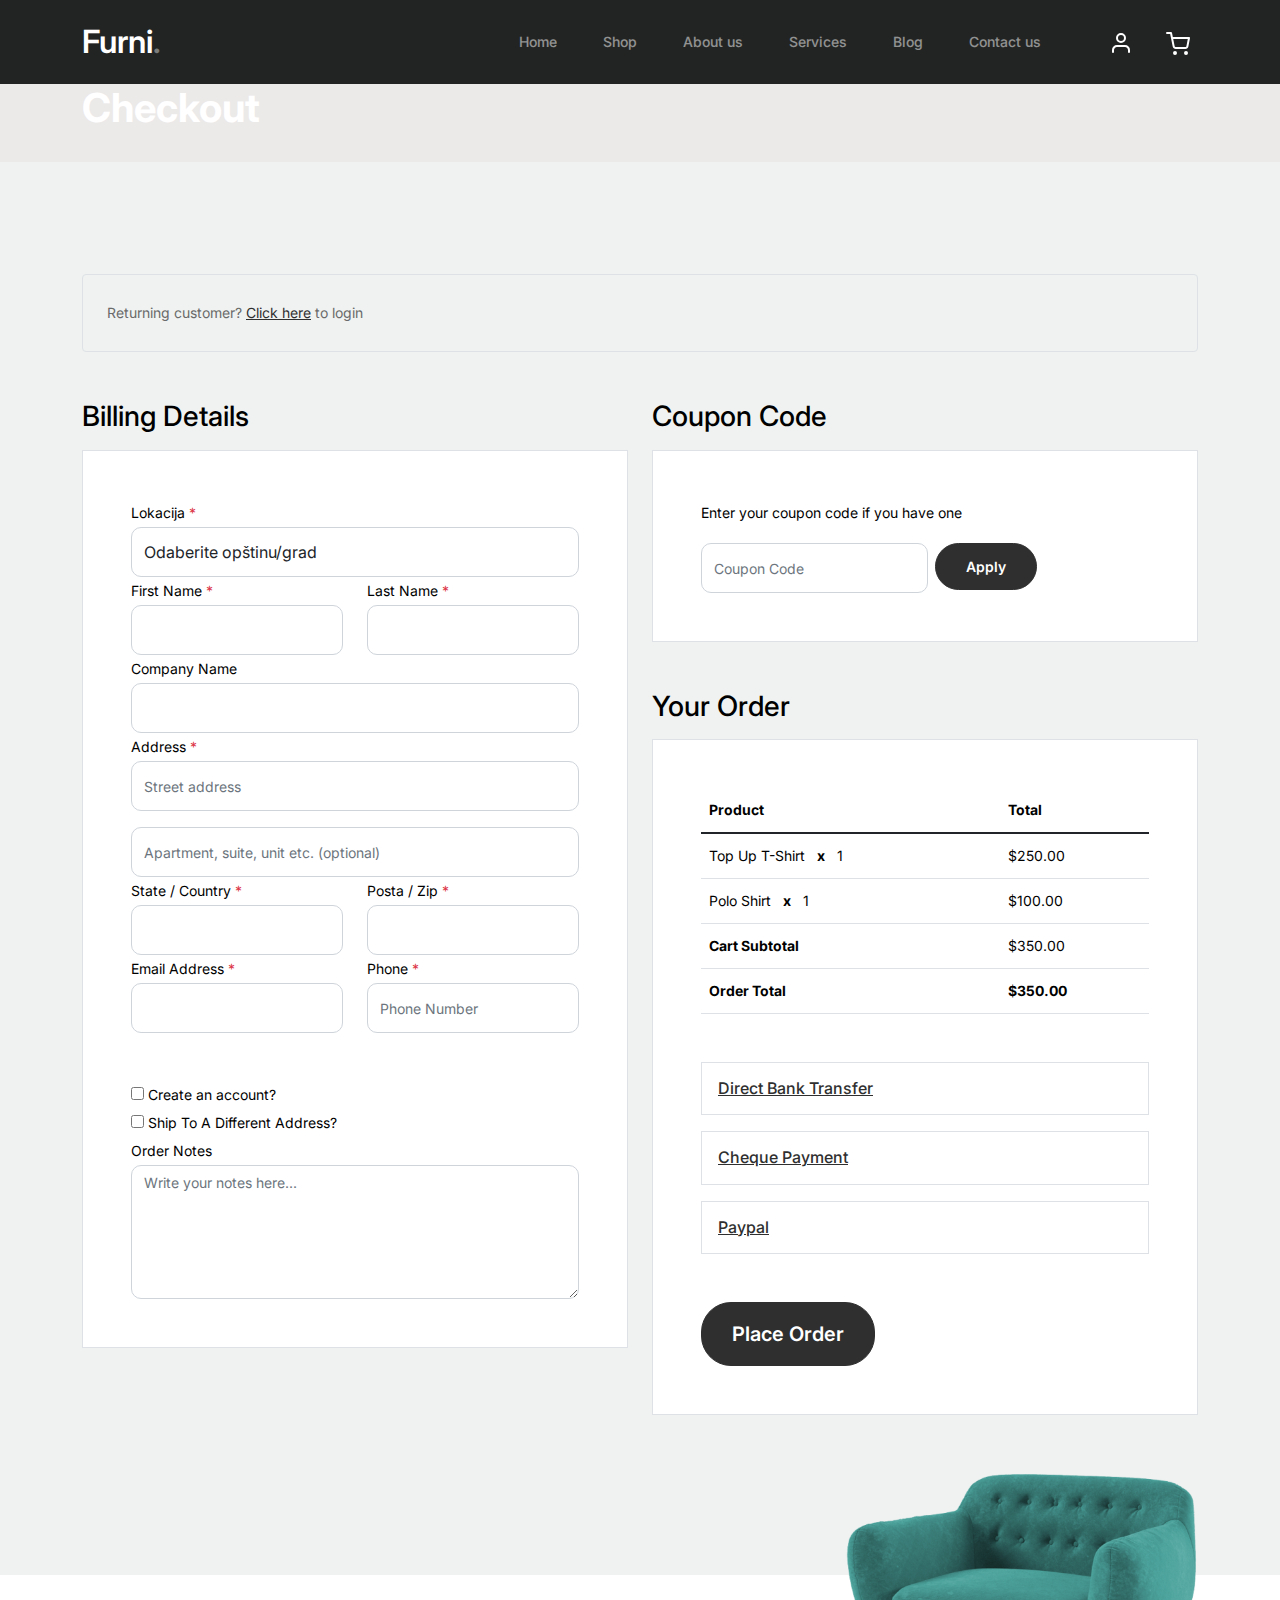
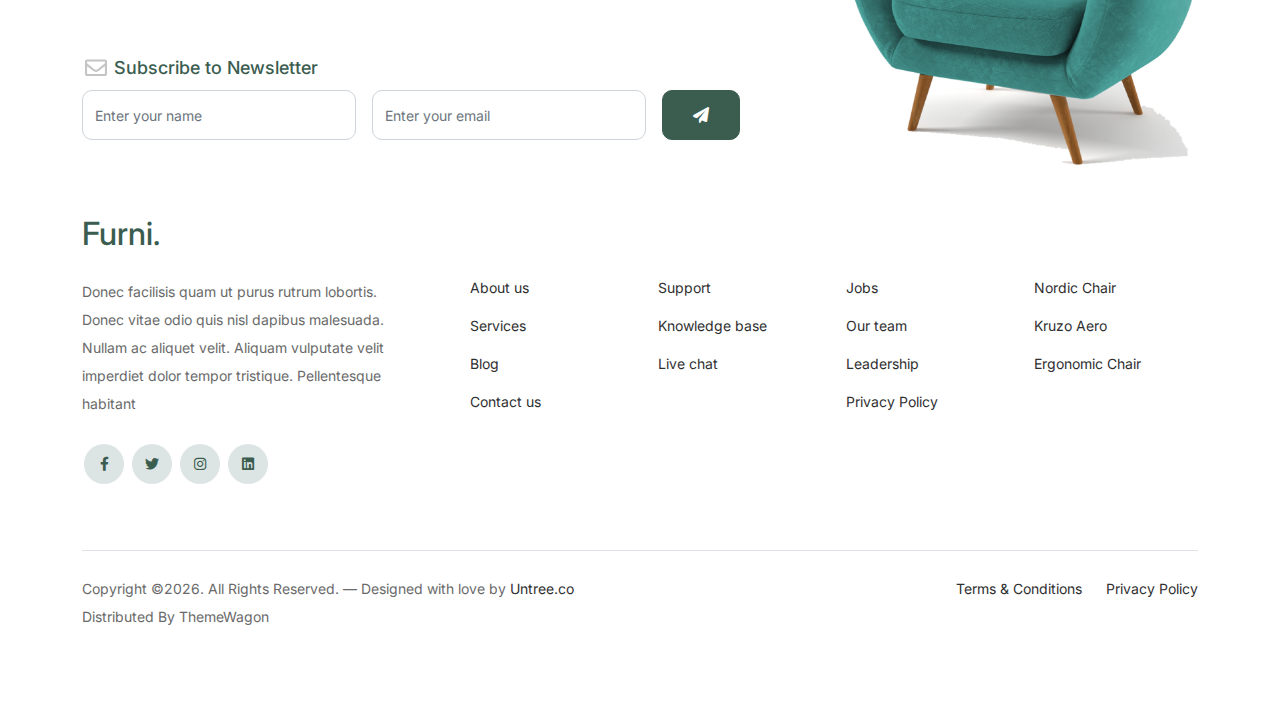
<file: checkout.html>
<!-- /*
* Bootstrap 5
* Template Name: Furni
* Template Author: Untree.co
* Template URI: https://untree.co/
* License: https://creativecommons.org/licenses/by/3.0/
*/ -->
<!doctype html>
<html lang="en">
<head>
  <meta charset="utf-8">
  <meta name="viewport" content="width=device-width, initial-scale=1, shrink-to-fit=no">
  <meta name="author" content="Untree.co">
  <link rel="shortcut icon" href="favicon.png">

  <meta name="description" content="" />
  <meta name="keywords" content="bootstrap, bootstrap4" />

		<!-- Bootstrap CSS -->
		<link href="css/bootstrap.min.css" rel="stylesheet">
		<link href="https://cdnjs.cloudflare.com/ajax/libs/font-awesome/6.0.0-beta3/css/all.min.css" rel="stylesheet">
		<link href="css/tiny-slider.css" rel="stylesheet">
		<link href="css/style.css" rel="stylesheet">
		<title>Furni Free Bootstrap 5 Template for Furniture and Interior Design Websites by Untree.co </title>
		<style></style>
	</head>

	<body>

		<!-- Start Header/Navigation -->
		<nav class="custom-navbar navbar navbar navbar-expand-md navbar-dark bg-dark" arial-label="Furni navigation bar">

			<div class="container">
				<a class="navbar-brand" href="index.html">Furni<span>.</span></a>

				<button class="navbar-toggler" type="button" data-bs-toggle="collapse" data-bs-target="#navbarsFurni" aria-controls="navbarsFurni" aria-expanded="false" aria-label="Toggle navigation">
					<span class="navbar-toggler-icon"></span>
				</button>

				<div class="collapse navbar-collapse" id="navbarsFurni">
					<ul class="custom-navbar-nav navbar-nav ms-auto mb-2 mb-md-0">
						<li class="nav-item ">
							<a class="nav-link" href="index.html">Home</a>
						</li>
						<li><a class="nav-link" href="shop.html">Shop</a></li>
						<li><a class="nav-link" href="about.html">About us</a></li>
						<li><a class="nav-link" href="services.html">Services</a></li>
						<li><a class="nav-link" href="blog.html">Blog</a></li>
						<li><a class="nav-link" href="contact.html">Contact us</a></li>
					</ul>

					<ul class="custom-navbar-cta navbar-nav mb-2 mb-md-0 ms-5">
						<li><a class="nav-link" href="#"><img src="images/user.svg"></a></li>
						<li><a class="nav-link" href="cart.html"><img src="images/cart.svg"></a></li>
					</ul>
				</div>
			</div>
				
		</nav>
		<!-- End Header/Navigation -->

		<!-- Start Hero Section -->
			<div class="hero">
				<div class="container">
					<div class="row justify-content-between">
						<div class="col-lg-5">
							<div class="intro-excerpt">
								<h1>Checkout</h1>
							</div>
						</div>
						<div class="col-lg-7">
							
						</div>
					</div>
				</div>
			</div>
		<!-- End Hero Section -->

		<div class="untree_co-section">
		    <div class="container">
		      <div class="row mb-5">
		        <div class="col-md-12">
		          <div class="border p-4 rounded" role="alert">
		            Returning customer? <a href="#">Click here</a> to login
		          </div>
		        </div>
		      </div>
		      <div class="row">
		        <div class="col-md-6 mb-5 mb-md-0 zuto">
		          <h2 class="h3 mb-3 text-black">Billing Details</h2>
		          <div class="p-3 p-lg-5 border bg-white">
		            <div class="form-group">
		              <label for="c_country" class="text-black">Lokacija <span class="text-danger">*</span></label>
		              <select id="c_country" class="form-control">
		                <option value="1">Odaberite opštinu/grad</option>    
		                <option value="2">Beograd</option>    
		                <option value="3">Bor</option>    
		                <option value="4">Valjevo</option>    
		                <option value="5">Vranje</option>    
		                <option value="6">Vršac</option>    
		                <option value="7">Zaječar</option>    
		                <option value="8">Zrenjanin</option>    
		                <option value="9">Jagodina</option>    
		                <option value="9">Kikinda</option>    
		                <option value="9">Kragujevac</option>    
		                <option value="9">Kraljevo</option>    
		                <option value="9">Kruševac</option>    
		                <option value="9">Leskovac</option>    
		                <option value="9">Loznica</option>    
		                <option value="9">Niš</option>    
		                <option value="9">Novi Pazar</option>    
		                <option value="9">Novi Sad</option>    
		                <option value="9">Pančevo</option>    
		                <option value="9">Niš</option>    
		                <option value="9">Novi Pazar</option>    
		                <option value="9">Novi Sad</option>    
		                <option value="9">Novi Pazar</option>    
		                <option value="9">Pančevo</option>    
		                <option value="9">Užice</option>    
		                <option value="9">Čačak</option>    
		              </select>
		            </div>
		            <div class="form-group row">
		              <div class="col-md-6">
		                <label for="c_fname" class="text-black">First Name <span class="text-danger">*</span></label>
		                <input type="text" class="form-control" id="c_fname" name="c_fname">
		              </div>
		              <div class="col-md-6">
		                <label for="c_lname" class="text-black">Last Name <span class="text-danger">*</span></label>
		                <input type="text" class="form-control" id="c_lname" name="c_lname">
		              </div>
		            </div>

		            <div class="form-group row">
		              <div class="col-md-12">
		                <label for="c_companyname" class="text-black">Company Name </label>
		                <input type="text" class="form-control" id="c_companyname" name="c_companyname">
		              </div>
		            </div>

		            <div class="form-group row">
		              <div class="col-md-12">
		                <label for="c_address" class="text-black">Address <span class="text-danger">*</span></label>
		                <input type="text" class="form-control" id="c_address" name="c_address" placeholder="Street address">
		              </div>
		            </div>

		            <div class="form-group mt-3">
		              <input type="text" class="form-control" placeholder="Apartment, suite, unit etc. (optional)">
		            </div>

		            <div class="form-group row">
		              <div class="col-md-6">
		                <label for="c_state_country" class="text-black">State / Country <span class="text-danger">*</span></label>
		                <input type="text" class="form-control" id="c_state_country" name="c_state_country">
		              </div>
		              <div class="col-md-6">
		                <label for="c_postal_zip" class="text-black">Posta / Zip <span class="text-danger">*</span></label>
		                <input type="text" class="form-control" id="c_postal_zip" name="c_postal_zip">
		              </div>
		            </div>

		            <div class="form-group row mb-5">
		              <div class="col-md-6">
		                <label for="c_email_address" class="text-black">Email Address <span class="text-danger">*</span></label>
		                <input type="text" class="form-control" id="c_email_address" name="c_email_address">
		              </div>
		              <div class="col-md-6">
		                <label for="c_phone" class="text-black">Phone <span class="text-danger">*</span></label>
		                <input type="text" class="form-control" id="c_phone" name="c_phone" placeholder="Phone Number">
		              </div>
		            </div>

		            <div class="form-group">
		              <label for="c_create_account" class="text-black" data-bs-toggle="collapse" href="#create_an_account" role="button" aria-expanded="false" aria-controls="create_an_account"><input type="checkbox" value="1" id="c_create_account"> Create an account?</label>
		              <div class="collapse" id="create_an_account">
		                <div class="py-2 mb-4">
		                  <p class="mb-3">Create an account by entering the information below. If you are a returning customer please login at the top of the page.</p>
		                  <div class="form-group">
		                    <label for="c_account_password" class="text-black">Account Password</label>
		                    <input type="email" class="form-control" id="c_account_password" name="c_account_password" placeholder="">
		                  </div>
		                </div>
		              </div>
		            </div>


		            <div class="form-group">
		              <label for="c_ship_different_address" class="text-black" data-bs-toggle="collapse" href="#ship_different_address" role="button" aria-expanded="false" aria-controls="ship_different_address"><input type="checkbox" value="1" id="c_ship_different_address"> Ship To A Different Address?</label>
		              <div class="collapse" id="ship_different_address">
		                <div class="py-2">

		                  <div class="form-group">
		                    <label for="c_diff_country" class="text-black">Country <span class="text-danger">*</span></label>
		                    <select id="c_diff_country" class="form-control">
		                      <option value="1">Select a country</option>    
		                      <option value="2">bangladesh</option>    
		                      <option value="3">Algeria</option>    
		                      <option value="4">Afghanistan</option>    
		                      <option value="5">Ghana</option>    
		                      <option value="6">Albania</option>    
		                      <option value="7">Bahrain</option>    
		                      <option value="8">Colombia</option>    
		                      <option value="9">Dominican Republic</option>    
		                    </select>
		                  </div>


		                  <div class="form-group row">
		                    <div class="col-md-6">
		                      <label for="c_diff_fname" class="text-black">First Name <span class="text-danger">*</span></label>
		                      <input type="text" class="form-control" id="c_diff_fname" name="c_diff_fname">
		                    </div>
		                    <div class="col-md-6">
		                      <label for="c_diff_lname" class="text-black">Last Name <span class="text-danger">*</span></label>
		                      <input type="text" class="form-control" id="c_diff_lname" name="c_diff_lname">
		                    </div>
		                  </div>

		                  <div class="form-group row">
		                    <div class="col-md-12">
		                      <label for="c_diff_companyname" class="text-black">Company Name </label>
		                      <input type="text" class="form-control" id="c_diff_companyname" name="c_diff_companyname">
		                    </div>
		                  </div>

		                  <div class="form-group row  mb-3">
		                    <div class="col-md-12">
		                      <label for="c_diff_address" class="text-black">Address <span class="text-danger">*</span></label>
		                      <input type="text" class="form-control" id="c_diff_address" name="c_diff_address" placeholder="Street address">
		                    </div>
		                  </div>

		                  <div class="form-group">
		                    <input type="text" class="form-control" placeholder="Apartment, suite, unit etc. (optional)">
		                  </div>

		                  <div class="form-group row">
		                    <div class="col-md-6">
		                      <label for="c_diff_state_country" class="text-black">State / Country <span class="text-danger">*</span></label>
		                      <input type="text" class="form-control" id="c_diff_state_country" name="c_diff_state_country">
		                    </div>
		                    <div class="col-md-6">
		                      <label for="c_diff_postal_zip" class="text-black">Posta / Zip <span class="text-danger">*</span></label>
		                      <input type="text" class="form-control" id="c_diff_postal_zip" name="c_diff_postal_zip">
		                    </div>
		                  </div>

		                  <div class="form-group row mb-5">
		                    <div class="col-md-6">
		                      <label for="c_diff_email_address" class="text-black">Email Address <span class="text-danger">*</span></label>
		                      <input type="text" class="form-control" id="c_diff_email_address" name="c_diff_email_address">
		                    </div>
		                    <div class="col-md-6">
		                      <label for="c_diff_phone" class="text-black">Phone <span class="text-danger">*</span></label>
		                      <input type="text" class="form-control" id="c_diff_phone" name="c_diff_phone" placeholder="Phone Number">
		                    </div>
		                  </div>

		                </div>

		              </div>
		            </div>

		            <div class="form-group">
		              <label for="c_order_notes" class="text-black">Order Notes</label>
		              <textarea name="c_order_notes" id="c_order_notes" cols="30" rows="5" class="form-control" placeholder="Write your notes here..."></textarea>
		            </div>

		          </div>
		        </div>
		        <div class="col-md-6">

		          <div class="row mb-5">
		            <div class="col-md-12">
		              <h2 class="h3 mb-3 text-black">Coupon Code</h2>
		              <div class="p-3 p-lg-5 border bg-white">

		                <label for="c_code" class="text-black mb-3">Enter your coupon code if you have one</label>
		                <div class="input-group w-75 couponcode-wrap">
		                  <input type="text" class="form-control me-2" id="c_code" placeholder="Coupon Code" aria-label="Coupon Code" aria-describedby="button-addon2">
		                  <div class="input-group-append">
		                    <button class="btn btn-black btn-sm" type="button" id="button-addon2">Apply</button>
		                  </div>
		                </div>

		              </div>
		            </div>
		          </div>

		          <div class="row mb-5">
		            <div class="col-md-12">
		              <h2 class="h3 mb-3 text-black">Your Order</h2>
		              <div class="p-3 p-lg-5 border bg-white">
		                <table class="table site-block-order-table mb-5">
		                  <thead>
		                    <th>Product</th>
		                    <th>Total</th>
		                  </thead>
		                  <tbody>
		                    <tr>
		                      <td>Top Up T-Shirt <strong class="mx-2">x</strong> 1</td>
		                      <td>$250.00</td>
		                    </tr>
		                    <tr>
		                      <td>Polo Shirt <strong class="mx-2">x</strong>   1</td>
		                      <td>$100.00</td>
		                    </tr>
		                    <tr>
		                      <td class="text-black font-weight-bold"><strong>Cart Subtotal</strong></td>
		                      <td class="text-black">$350.00</td>
		                    </tr>
		                    <tr>
		                      <td class="text-black font-weight-bold"><strong>Order Total</strong></td>
		                      <td class="text-black font-weight-bold"><strong>$350.00</strong></td>
		                    </tr>
		                  </tbody>
		                </table>

		                <div class="border p-3 mb-3">
		                  <h3 class="h6 mb-0"><a class="d-block" data-bs-toggle="collapse" href="#collapsebank" role="button" aria-expanded="false" aria-controls="collapsebank">Direct Bank Transfer</a></h3>

		                  <div class="collapse" id="collapsebank">
		                    <div class="py-2">
		                      <p class="mb-0">Make your payment directly into our bank account. Please use your Order ID as the payment reference. Your order won’t be shipped until the funds have cleared in our account.</p>
		                    </div>
		                  </div>
		                </div>

		                <div class="border p-3 mb-3">
		                  <h3 class="h6 mb-0"><a class="d-block" data-bs-toggle="collapse" href="#collapsecheque" role="button" aria-expanded="false" aria-controls="collapsecheque">Cheque Payment</a></h3>

		                  <div class="collapse" id="collapsecheque">
		                    <div class="py-2">
		                      <p class="mb-0">Make your payment directly into our bank account. Please use your Order ID as the payment reference. Your order won’t be shipped until the funds have cleared in our account.</p>
		                    </div>
		                  </div>
		                </div>

		                <div class="border p-3 mb-5">
		                  <h3 class="h6 mb-0"><a class="d-block" data-bs-toggle="collapse" href="#collapsepaypal" role="button" aria-expanded="false" aria-controls="collapsepaypal">Paypal</a></h3>

		                  <div class="collapse" id="collapsepaypal">
		                    <div class="py-2">
		                      <p class="mb-0">Make your payment directly into our bank account. Please use your Order ID as the payment reference. Your order won’t be shipped until the funds have cleared in our account.</p>
		                    </div>
		                  </div>
		                </div>

		                <div class="form-group">
		                  <button class="btn btn-black btn-lg py-3 btn-block" onclick="window.location='thankyou.html'">Place Order</button>
		                </div>

		              </div>
		            </div>
		          </div>

		        </div>
		      </div>
		      <!-- </form> -->
		    </div>
		  </div>

		<!-- Start Footer Section -->
		<footer class="footer-section">
			<div class="container relative">

				<div class="sofa-img">
					<img src="images/sofa.png" alt="Image" class="img-fluid">
				</div>

				<div class="row">
					<div class="col-lg-8">
						<div class="subscription-form">
							<h3 class="d-flex align-items-center"><span class="me-1"><img src="images/envelope-outline.svg" alt="Image" class="img-fluid"></span><span>Subscribe to Newsletter</span></h3>

							<form action="#" class="row g-3">
								<div class="col-auto">
									<input type="text" class="form-control" placeholder="Enter your name">
								</div>
								<div class="col-auto">
									<input type="email" class="form-control" placeholder="Enter your email">
								</div>
								<div class="col-auto">
									<button class="btn btn-primary">
										<span class="fa fa-paper-plane"></span>
									</button>
								</div>
							</form>

						</div>
					</div>
				</div>

				<div class="row g-5 mb-5">
					<div class="col-lg-4">
						<div class="mb-4 footer-logo-wrap"><a href="#" class="footer-logo">Furni<span>.</span></a></div>
						<p class="mb-4">Donec facilisis quam ut purus rutrum lobortis. Donec vitae odio quis nisl dapibus malesuada. Nullam ac aliquet velit. Aliquam vulputate velit imperdiet dolor tempor tristique. Pellentesque habitant</p>

						<ul class="list-unstyled custom-social">
							<li><a href="#"><span class="fa fa-brands fa-facebook-f"></span></a></li>
							<li><a href="#"><span class="fa fa-brands fa-twitter"></span></a></li>
							<li><a href="#"><span class="fa fa-brands fa-instagram"></span></a></li>
							<li><a href="#"><span class="fa fa-brands fa-linkedin"></span></a></li>
						</ul>
					</div>

					<div class="col-lg-8">
						<div class="row links-wrap">
							<div class="col-6 col-sm-6 col-md-3">
								<ul class="list-unstyled">
									<li><a href="#">About us</a></li>
									<li><a href="#">Services</a></li>
									<li><a href="#">Blog</a></li>
									<li><a href="#">Contact us</a></li>
								</ul>
							</div>

							<div class="col-6 col-sm-6 col-md-3">
								<ul class="list-unstyled">
									<li><a href="#">Support</a></li>
									<li><a href="#">Knowledge base</a></li>
									<li><a href="#">Live chat</a></li>
								</ul>
							</div>

							<div class="col-6 col-sm-6 col-md-3">
								<ul class="list-unstyled">
									<li><a href="#">Jobs</a></li>
									<li><a href="#">Our team</a></li>
									<li><a href="#">Leadership</a></li>
									<li><a href="#">Privacy Policy</a></li>
								</ul>
							</div>

							<div class="col-6 col-sm-6 col-md-3">
								<ul class="list-unstyled">
									<li><a href="#">Nordic Chair</a></li>
									<li><a href="#">Kruzo Aero</a></li>
									<li><a href="#">Ergonomic Chair</a></li>
								</ul>
							</div>
						</div>
					</div>

				</div>

				<div class="border-top copyright">
					<div class="row pt-4">
						<div class="col-lg-6">
							<p class="mb-2 text-center text-lg-start">Copyright &copy;<script>document.write(new Date().getFullYear());</script>. All Rights Reserved. &mdash; Designed with love by <a href="https://untree.co">Untree.co</a> Distributed By <a hreff="https://themewagon.com">ThemeWagon</a>  <!-- License information: https://untree.co/license/ -->
            </p>
						</div>

						<div class="col-lg-6 text-center text-lg-end">
							<ul class="list-unstyled d-inline-flex ms-auto">
								<li class="me-4"><a href="#">Terms &amp; Conditions</a></li>
								<li><a href="#">Privacy Policy</a></li>
							</ul>
						</div>

					</div>
				</div>

			</div>
		</footer>
		<!-- End Footer Section -->	


		<script src="js/bootstrap.bundle.min.js"></script>
		<script src="js/tiny-slider.js"></script>
		<script src="js/custom.js"></script>
	</body>

</html>
</file>
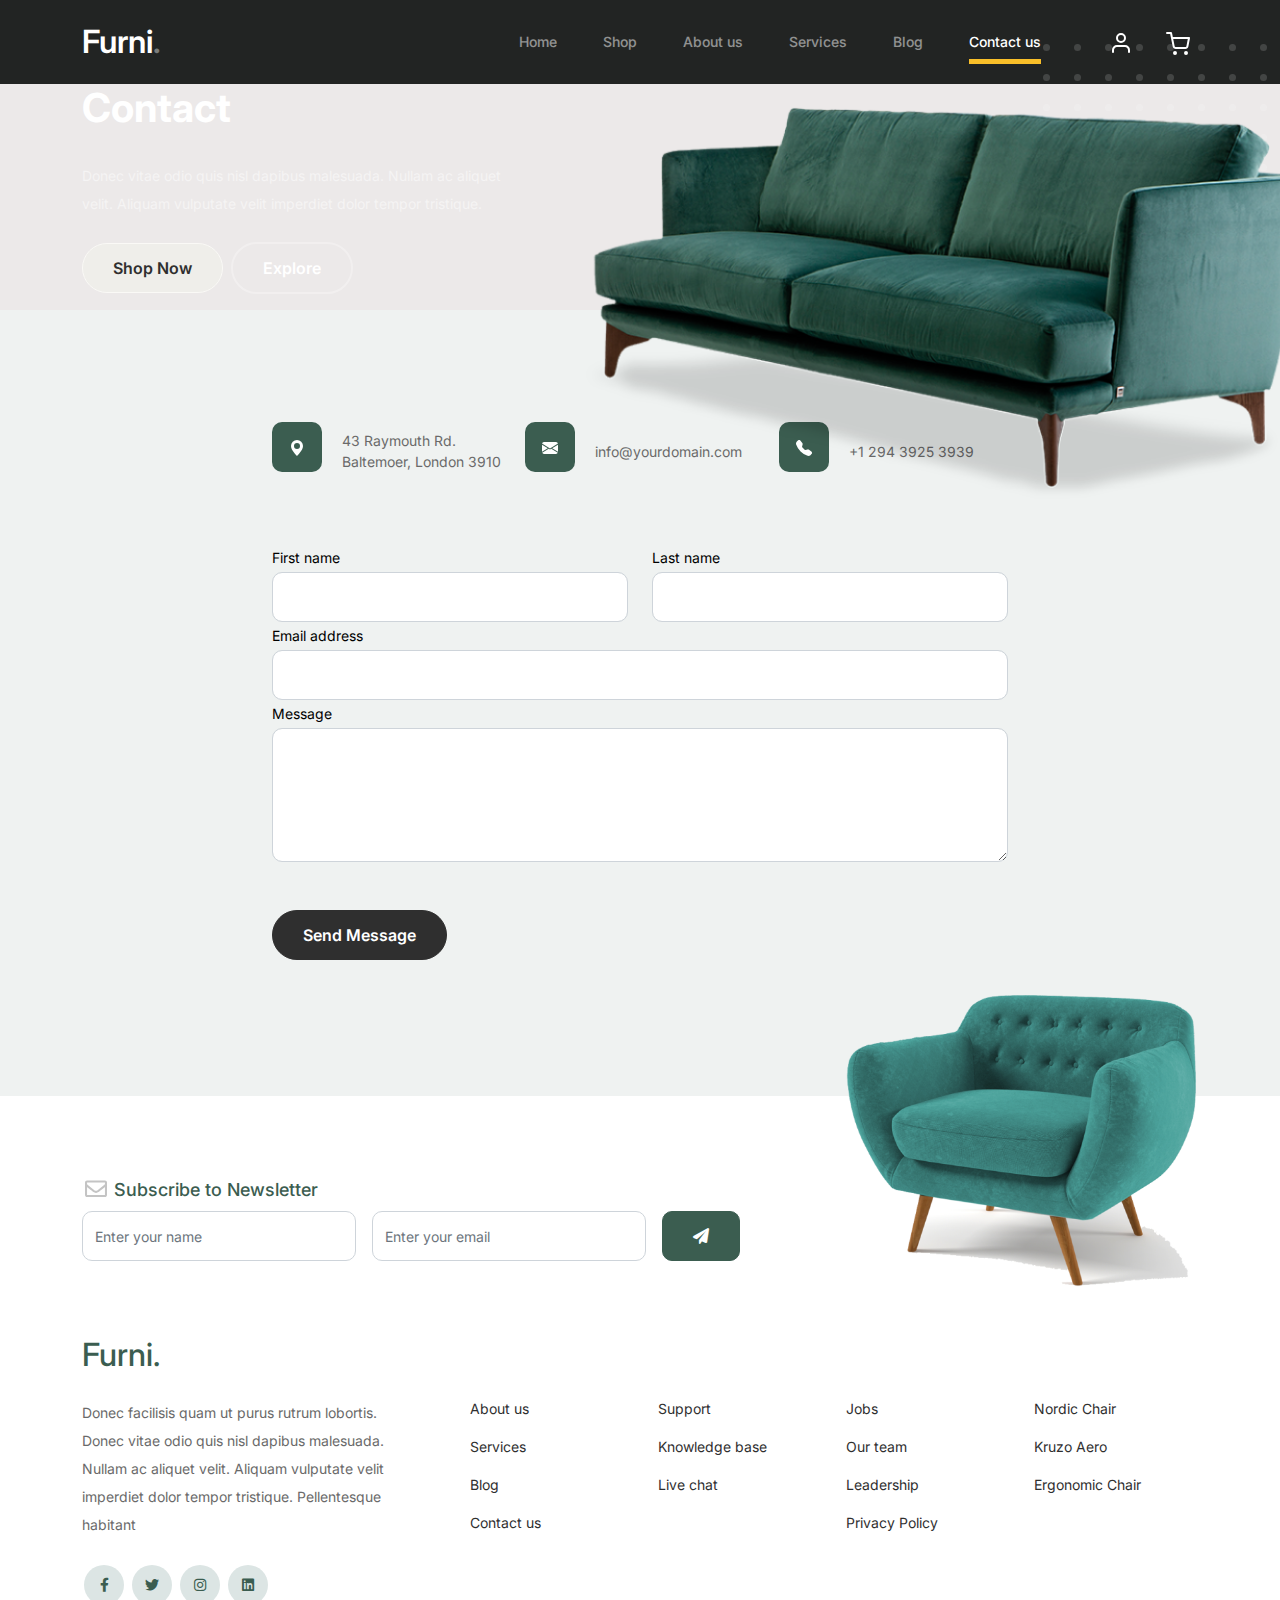
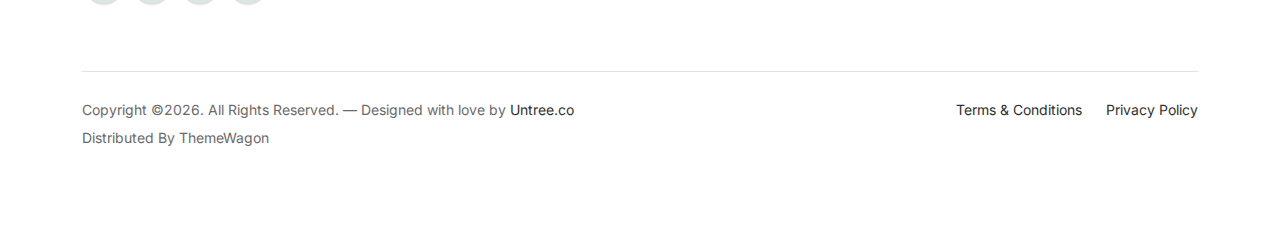
<file: contact.html>
<!-- /*
* Bootstrap 5
* Template Name: Furni
* Template Author: Untree.co
* Template URI: https://untree.co/
* License: https://creativecommons.org/licenses/by/3.0/
*/ -->
<!doctype html>
<html lang="en">
<head>
  <meta charset="utf-8">
  <meta name="viewport" content="width=device-width, initial-scale=1, shrink-to-fit=no">
  <meta name="author" content="Untree.co">
  <link rel="shortcut icon" href="favicon.png">

  <meta name="description" content="" />
  <meta name="keywords" content="bootstrap, bootstrap4" />

		<!-- Bootstrap CSS -->
		<link href="css/bootstrap.min.css" rel="stylesheet">
		<link href="https://cdnjs.cloudflare.com/ajax/libs/font-awesome/6.0.0-beta3/css/all.min.css" rel="stylesheet">
		<link href="css/tiny-slider.css" rel="stylesheet">
		<link href="css/style.css" rel="stylesheet">
		<title>Furni Free Bootstrap 5 Template for Furniture and Interior Design Websites by Untree.co </title>
	</head>

	<body>

		<!-- Start Header/Navigation -->
		<nav class="custom-navbar navbar navbar navbar-expand-md navbar-dark bg-dark" arial-label="Furni navigation bar">

			<div class="container">
				<a class="navbar-brand" href="index.html">Furni<span>.</span></a>

				<button class="navbar-toggler" type="button" data-bs-toggle="collapse" data-bs-target="#navbarsFurni" aria-controls="navbarsFurni" aria-expanded="false" aria-label="Toggle navigation">
					<span class="navbar-toggler-icon"></span>
				</button>

				<div class="collapse navbar-collapse" id="navbarsFurni">
					<ul class="custom-navbar-nav navbar-nav ms-auto mb-2 mb-md-0">
						<li class="nav-item">
							<a class="nav-link" href="index.html">Home</a>
						</li>
						<li><a class="nav-link" href="shop.html">Shop</a></li>
						<li><a class="nav-link" href="about.html">About us</a></li>
						<li><a class="nav-link" href="services.html">Services</a></li>
						<li><a class="nav-link" href="blog.html">Blog</a></li>
						<li class="active"><a class="nav-link" href="contact.html">Contact us</a></li>
					</ul>

					<ul class="custom-navbar-cta navbar-nav mb-2 mb-md-0 ms-5">
						<li><a class="nav-link" href="#"><img src="images/user.svg"></a></li>
						<li><a class="nav-link" href="cart.html"><img src="images/cart.svg"></a></li>
					</ul>
				</div>
			</div>
				
		</nav>
		<!-- End Header/Navigation -->

		<!-- Start Hero Section -->
			<div class="hero">
				<div class="container">
					<div class="row justify-content-between">
						<div class="col-lg-5">
							<div class="intro-excerpt">
								<h1>Contact</h1>
								<p class="mb-4">Donec vitae odio quis nisl dapibus malesuada. Nullam ac aliquet velit. Aliquam vulputate velit imperdiet dolor tempor tristique.</p>
								<p><a href="" class="btn btn-secondary me-2">Shop Now</a><a href="#" class="btn btn-white-outline">Explore</a></p>
							</div>
						</div>
						<div class="col-lg-7">
							<div class="hero-img-wrap">
								<img src="images/couch.png" class="img-fluid">
							</div>
						</div>
					</div>
				</div>
			</div>
		<!-- End Hero Section -->

		
		<!-- Start Contact Form -->
		<div class="untree_co-section">
      <div class="container">

        <div class="block">
          <div class="row justify-content-center">


            <div class="col-md-8 col-lg-8 pb-4">


              <div class="row mb-5">
                <div class="col-lg-4">
                  <div  class="service no-shadow align-items-center link horizontal d-flex active" data-aos="fade-left" data-aos-delay="0">
                    <div class="service-icon color-1 mb-4">
                      <svg xmlns="http://www.w3.org/2000/svg" width="16" height="16" fill="currentColor" class="bi bi-geo-alt-fill" viewBox="0 0 16 16">
                        <path d="M8 16s6-5.686 6-10A6 6 0 0 0 2 6c0 4.314 6 10 6 10zm0-7a3 3 0 1 1 0-6 3 3 0 0 1 0 6z"/>
                      </svg>
                    </div> <!-- /.icon -->
                    <div class="service-contents">
                      <p>43 Raymouth Rd. Baltemoer, London 3910</p>
                    </div> <!-- /.service-contents-->
                  </div> <!-- /.service -->
                </div>

                <div class="col-lg-4">
                  <div  class="service no-shadow align-items-center link horizontal d-flex active" data-aos="fade-left" data-aos-delay="0">
                    <div class="service-icon color-1 mb-4">
                      <svg xmlns="http://www.w3.org/2000/svg" width="16" height="16" fill="currentColor" class="bi bi-envelope-fill" viewBox="0 0 16 16">
                        <path d="M.05 3.555A2 2 0 0 1 2 2h12a2 2 0 0 1 1.95 1.555L8 8.414.05 3.555zM0 4.697v7.104l5.803-3.558L0 4.697zM6.761 8.83l-6.57 4.027A2 2 0 0 0 2 14h12a2 2 0 0 0 1.808-1.144l-6.57-4.027L8 9.586l-1.239-.757zm3.436-.586L16 11.801V4.697l-5.803 3.546z"/>
                      </svg>
                    </div> <!-- /.icon -->
                    <div class="service-contents">
                      <p>info@yourdomain.com</p>
                    </div> <!-- /.service-contents-->
                  </div> <!-- /.service -->
                </div>

                <div class="col-lg-4">
                  <div  class="service no-shadow align-items-center link horizontal d-flex active" data-aos="fade-left" data-aos-delay="0">
                    <div class="service-icon color-1 mb-4">
                      <svg xmlns="http://www.w3.org/2000/svg" width="16" height="16" fill="currentColor" class="bi bi-telephone-fill" viewBox="0 0 16 16">
                        <path fill-rule="evenodd" d="M1.885.511a1.745 1.745 0 0 1 2.61.163L6.29 2.98c.329.423.445.974.315 1.494l-.547 2.19a.678.678 0 0 0 .178.643l2.457 2.457a.678.678 0 0 0 .644.178l2.189-.547a1.745 1.745 0 0 1 1.494.315l2.306 1.794c.829.645.905 1.87.163 2.611l-1.034 1.034c-.74.74-1.846 1.065-2.877.702a18.634 18.634 0 0 1-7.01-4.42 18.634 18.634 0 0 1-4.42-7.009c-.362-1.03-.037-2.137.703-2.877L1.885.511z"/>
                      </svg>
                    </div> <!-- /.icon -->
                    <div class="service-contents">
                      <p>+1 294 3925 3939</p>
                    </div> <!-- /.service-contents-->
                  </div> <!-- /.service -->
                </div>
              </div>

              <form>
                <div class="row">
                  <div class="col-6">
                    <div class="form-group">
                      <label class="text-black" for="fname">First name</label>
                      <input type="text" class="form-control" id="fname">
                    </div>
                  </div>
                  <div class="col-6">
                    <div class="form-group">
                      <label class="text-black" for="lname">Last name</label>
                      <input type="text" class="form-control" id="lname">
                    </div>
                  </div>
                </div>
                <div class="form-group">
                  <label class="text-black" for="email">Email address</label>
                  <input type="email" class="form-control" id="email">
                </div>

                <div class="form-group mb-5">
                  <label class="text-black" for="message">Message</label>
                  <textarea name="" class="form-control" id="message" cols="30" rows="5"></textarea>
                </div>

                <button type="submit" class="btn btn-primary-hover-outline">Send Message</button>
              </form>

            </div>

          </div>

        </div>

      </div>


    </div>
  </div>

  <!-- End Contact Form -->

		

		<!-- Start Footer Section -->
		<footer class="footer-section">
			<div class="container relative">

				<div class="sofa-img">
					<img src="images/sofa.png" alt="Image" class="img-fluid">
				</div>

				<div class="row">
					<div class="col-lg-8">
						<div class="subscription-form">
							<h3 class="d-flex align-items-center"><span class="me-1"><img src="images/envelope-outline.svg" alt="Image" class="img-fluid"></span><span>Subscribe to Newsletter</span></h3>

							<form action="#" class="row g-3">
								<div class="col-auto">
									<input type="text" class="form-control" placeholder="Enter your name">
								</div>
								<div class="col-auto">
									<input type="email" class="form-control" placeholder="Enter your email">
								</div>
								<div class="col-auto">
									<button class="btn btn-primary">
										<span class="fa fa-paper-plane"></span>
									</button>
								</div>
							</form>

						</div>
					</div>
				</div>

				<div class="row g-5 mb-5">
					<div class="col-lg-4">
						<div class="mb-4 footer-logo-wrap"><a href="#" class="footer-logo">Furni<span>.</span></a></div>
						<p class="mb-4">Donec facilisis quam ut purus rutrum lobortis. Donec vitae odio quis nisl dapibus malesuada. Nullam ac aliquet velit. Aliquam vulputate velit imperdiet dolor tempor tristique. Pellentesque habitant</p>

						<ul class="list-unstyled custom-social">
							<li><a href="#"><span class="fa fa-brands fa-facebook-f"></span></a></li>
							<li><a href="#"><span class="fa fa-brands fa-twitter"></span></a></li>
							<li><a href="#"><span class="fa fa-brands fa-instagram"></span></a></li>
							<li><a href="#"><span class="fa fa-brands fa-linkedin"></span></a></li>
						</ul>
					</div>

					<div class="col-lg-8">
						<div class="row links-wrap">
							<div class="col-6 col-sm-6 col-md-3">
								<ul class="list-unstyled">
									<li><a href="#">About us</a></li>
									<li><a href="#">Services</a></li>
									<li><a href="#">Blog</a></li>
									<li><a href="#">Contact us</a></li>
								</ul>
							</div>

							<div class="col-6 col-sm-6 col-md-3">
								<ul class="list-unstyled">
									<li><a href="#">Support</a></li>
									<li><a href="#">Knowledge base</a></li>
									<li><a href="#">Live chat</a></li>
								</ul>
							</div>

							<div class="col-6 col-sm-6 col-md-3">
								<ul class="list-unstyled">
									<li><a href="#">Jobs</a></li>
									<li><a href="#">Our team</a></li>
									<li><a href="#">Leadership</a></li>
									<li><a href="#">Privacy Policy</a></li>
								</ul>
							</div>

							<div class="col-6 col-sm-6 col-md-3">
								<ul class="list-unstyled">
									<li><a href="#">Nordic Chair</a></li>
									<li><a href="#">Kruzo Aero</a></li>
									<li><a href="#">Ergonomic Chair</a></li>
								</ul>
							</div>
						</div>
					</div>

				</div>

				<div class="border-top copyright">
					<div class="row pt-4">
						<div class="col-lg-6">
							<p class="mb-2 text-center text-lg-start">Copyright &copy;<script>document.write(new Date().getFullYear());</script>. All Rights Reserved. &mdash; Designed with love by <a href="https://untree.co">Untree.co</a> Distributed By <a hreff="https://themewagon.com">ThemeWagon</a>  <!-- License information: https://untree.co/license/ -->
            </p>
						</div>

						<div class="col-lg-6 text-center text-lg-end">
							<ul class="list-unstyled d-inline-flex ms-auto">
								<li class="me-4"><a href="#">Terms &amp; Conditions</a></li>
								<li><a href="#">Privacy Policy</a></li>
							</ul>
						</div>

					</div>
				</div>

			</div>
		</footer>
		<!-- End Footer Section -->	


		<script src="js/bootstrap.bundle.min.js"></script>
		<script src="js/tiny-slider.js"></script>
		<script src="js/custom.js"></script>
	</body>

</html>
</file>
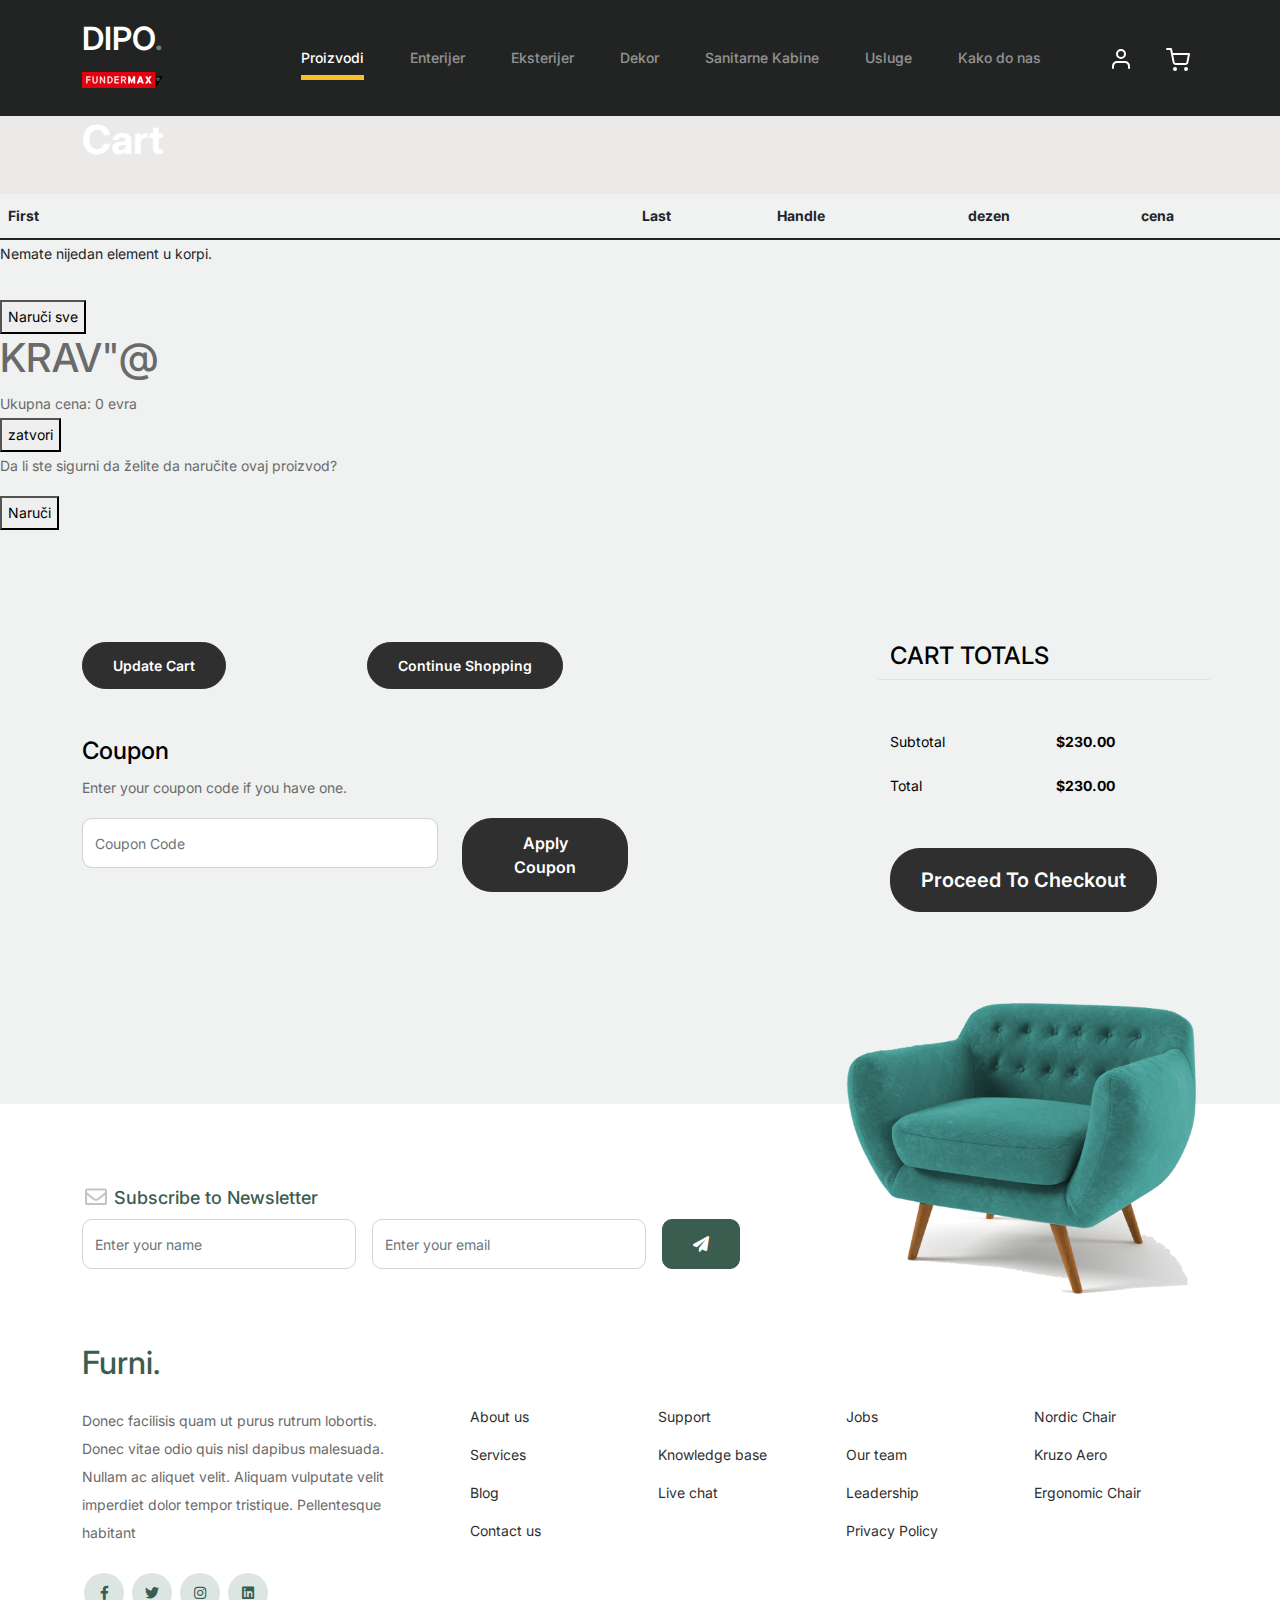
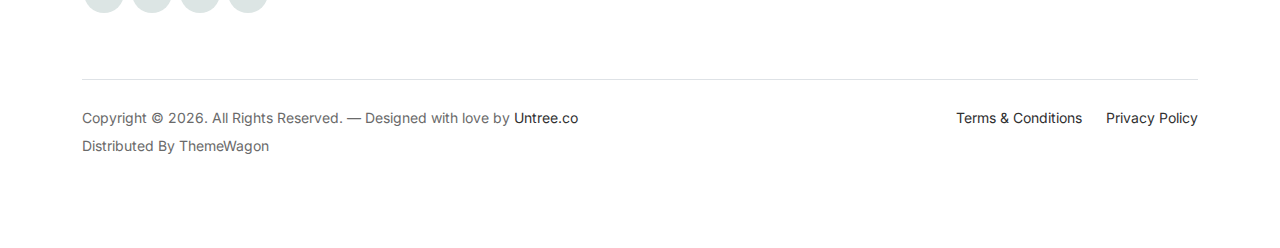
<file: pregled_kuhinja.html>
<!DOCTYPE html>
<html lang="en">

<head>
    <meta charset="utf-8">
    <meta name="viewport" content="width=device-width, initial-scale=1, shrink-to-fit=no">
    <link href="css/bootstrap.min.css" rel="stylesheet">
    <link href="https://cdnjs.cloudflare.com/ajax/libs/font-awesome/6.0.0-beta3/css/all.min.css" rel="stylesheet">
    <link href="css/tiny-slider.css" rel="stylesheet">
    <link href="css/style.css" rel="stylesheet">

    <title>Moja korpa</title>

    <link href="https://fonts.googleapis.com/css2?family=Roboto:wght@300;400;700&display=swap" rel="stylesheet">
    <link rel="stylesheet" href="./css/popup.css">

    <style>
        #kuhinja-details {
            /*dodaj neki background i border radi stilizacije*/
        }


        /*delete popup*/
        #deleteModal {
            display: none;
        }

        #deleteModal {
            display: none;
            position: fixed;
            top: 0;
            left: 0;
            width: 100%;
            height: 100%;
            background-color: rgba(0, 0, 0, 0.5);
            /* Providna pozadina */
            z-index: 1000;
            /* Postavite viši z-index da biste bili iznad ostalog sadržaja */

            justify-content: center;
            align-items: center;
        }

        .modal-content {
            background-color: white;
            padding: 20px;
            border-radius: 10px;
            box-shadow: 0 0 10px rgba(0, 0, 0, 0.3);
            text-align: center;
            position: relative;
        }

        .close-modal {
            position: absolute;
            top: 10px;
            right: 10px;
            font-size: 24px;
            cursor: pointer;
            width: 25px;
            height: 25px;
            border-radius: 100%;
            background-color: rgba(0, 0, 0, 0.3);
            color: rgb(176, 32, 32);
        }

        #deleteYes,
        #deleteNo {
            cursor: pointer;
        }

        /*delete popup*/
    </style>

</head>

<body>
    <!-- Start Header/Navigation -->
    <nav class="custom-navbar navbar navbar navbar-expand-md navbar-dark bg-dark" arial-label="Furni navigation bar">

        <div class="container">
            <div class="obaveza">
                <a class="navbar-brand" href="index.html">DIPO<span>.</span></a>

                <a class="navbar-brand" href="index.html"><img class="nes" src="./images/funderlogo.svg" alt=""></a>
            </div>




            <button class="navbar-toggler" type="button" data-bs-toggle="collapse" data-bs-target="#navbarsFurni"
                aria-controls="navbarsFurni" aria-expanded="false" aria-label="Toggle navigation">
                <span class="navbar-toggler-icon"></span>
            </button>

            <div class="collapse navbar-collapse" id="navbarsFurni">
                <ul class="custom-navbar-nav navbar-nav ms-auto mb-2 mb-md-0">
                    <li class="nav-item active">
                        <a class="nav-link" href="https://dipo-shop.p2p.rs/kategorije1/">Proizvodi</a>
                    </li>
                    <li><a class="nav-link" href="https://www.dipo.rs/enterijer">Enterijer</a></li>
                    <li><a class="nav-link" href="https://www.dipo.rs/eksterijer">Eksterijer</a></li>
                    <li><a class="nav-link" href="https://www.dipo.rs/dekor">Dekor</a></li>
                    <li><a class="nav-link" href="https://www.dipo.rs/sanitarne-kabine">Sanitarne Kabine</a></li>
                    <li><a class="nav-link" href="https://www.dipo.rs/usluge">Usluge</a></li>
                    <li><a class="nav-link" href="https://www.dipo.rs/kako-do-nas">Kako do nas</a></li>
                </ul>

                <ul class="custom-navbar-cta navbar-nav mb-2 mb-md-0 ms-5">
                    <li><a class="nav-link" href="#"><img src="images/user.svg"></a></li>
                    <li><a class="nav-link" href="cart.html"><img src="images/cart.svg"></a></li>
                </ul>
            </div>
        </div>

    </nav>
    <!-- End Header/Navigation -->

    <!-- Start Hero Section -->
    <div class="hero">
        <div class="container">
            <div class="row justify-content-between">
                <div class="col-lg-5">
                    <div class="intro-excerpt">
                        <h1>Cart</h1>
                    </div>
                </div>
                <div class="col-lg-7">

                </div>
            </div>
        </div>
    </div>
    <!-- End Hero Section-->
 <table class="table table-responsive table-striped">
        <thead>
            <tr>
                
                <th scope="col">First</th>
                <th scope="col">Last</th>
                <th scope="col">Handle</th>
                <th scope="col">dezen</th>
                <th scope="col">cena</th>
            </tr>
        </thead>
        <tbody id="kuhinja-details">
         
        </tbody>
    </table>
    
<!--ovan-->
    <!-- Dodajte jedinstveno dugme za sve narudžbine -->
<button id="order-all-button">Naruči sve</button>

<!--ovan-->

    <h1>KRAV"@</h1>
    


    <!--<div class="order1">
    <button id="order-button">Naruči</button>
</div>


<!--totalna cena-->
    <div id="total-cost"></div>
    <!--totalna cena-->
    <!--<div class="order1">
    <button id="order-button">Naruči</button>
</div>-->

    <!--************popuo**************-->
    <!-- HTML kod za popup prozor -->
    <div id="popup">
        <div id="popup-content">
            <button class="zatvori" id="close-popup">zatvori</button>

            <p id="order-message" data-height="200cm" data-width="150cm" data-depth="60cm" data-price="2500">Da li ste
                sigurni da želite da naručite ovaj proizvod?</p>
            <button id="confirm-order-button">Naruči</button>
        </div>
    </div>

    <!--************KRAJ popuo**************-->

    <!--popup za BRISANJE elementa-->
    <div id="deleteModal" class="modal">
        <div class="modal-content">
            <span class="close-modal">&times;</span>
            <p>Da li ste sigurni da želite da izbrišete ovaj element?</p>
            <button id="deleteYes">Da</button>
            <button id="deleteNo">Ne</button>
        </div>
    </div>

    <!--popup za BRISANJE elementa-->




    <div class="untree_co-section before-footer-section">
        <div class="container">
            

            <div class="row">
                <div class="col-md-6">
                    <div class="row mb-5">
                        <div class="col-md-6 mb-3 mb-md-0">
                            <button class="btn btn-black btn-sm btn-block">Update Cart</button>
                        </div>
                        <div class="col-md-6">
                            <button class="btn btn-outline-black btn-sm btn-block">Continue Shopping</button>
                        </div>
                    </div>
                    <div class="row">
                        <div class="col-md-12">
                            <label class="text-black h4" for="coupon">Coupon</label>
                            <p>Enter your coupon code if you have one.</p>
                        </div>
                        <div class="col-md-8 mb-3 mb-md-0">
                            <input type="text" class="form-control py-3" id="coupon" placeholder="Coupon Code">
                        </div>
                        <div class="col-md-4">
                            <button class="btn btn-black">Apply Coupon</button>
                        </div>
                    </div>
                </div>
                <div class="col-md-6 pl-5">
                    <div class="row justify-content-end">
                        <div class="col-md-7">
                            <div class="row">
                                <div class="col-md-12 text-right border-bottom mb-5">
                                    <h3 class="text-black h4 text-uppercase">Cart Totals</h3>
                                </div>
                            </div>
                            <div class="row mb-3">
                                <div class="col-md-6">
                                    <span class="text-black">Subtotal</span>
                                </div>
                                <div class="col-md-6 text-right">
                                    <strong class="text-black">$230.00</strong>
                                </div>
                            </div>
                            <div class="row mb-5">
                                <div class="col-md-6">
                                    <span class="text-black">Total</span>
                                </div>
                                <div class="col-md-6 text-right">
                                    <strong class="text-black">$230.00</strong>
                                </div>
                            </div>

                            <div class="row">
                                <div class="col-md-12">
                                    <button class="btn btn-black btn-lg py-3 btn-block"
                                        onclick="window.location='checkout.html'">Proceed To Checkout</button>
                                </div>
                            </div>
                        </div>
                    </div>
                </div>
            </div>
        </div>
    </div>
    <!-- Start Footer Section -->
    <footer class="footer-section">
        <div class="container relative">

            <div class="sofa-img">
                <img src="images/sofa.png" alt="Image" class="img-fluid">
            </div>

            <div class="row">
                <div class="col-lg-8">
                    <div class="subscription-form">
                        <h3 class="d-flex align-items-center"><span class="me-1"><img src="images/envelope-outline.svg"
                                    alt="Image" class="img-fluid"></span><span>Subscribe to Newsletter</span></h3>

                        <form action="#" class="row g-3">
                            <div class="col-auto">
                                <input type="text" class="form-control" placeholder="Enter your name">
                            </div>
                            <div class="col-auto">
                                <input type="email" class="form-control" placeholder="Enter your email">
                            </div>
                            <div class="col-auto">
                                <button class="btn btn-primary">
                                    <span class="fa fa-paper-plane"></span>
                                </button>
                            </div>
                        </form>

                    </div>
                </div>
            </div>

            <div class="row g-5 mb-5">
                <div class="col-lg-4">
                    <div class="mb-4 footer-logo-wrap"><a href="#" class="footer-logo">Furni<span>.</span></a></div>
                    <p class="mb-4">Donec facilisis quam ut purus rutrum lobortis. Donec vitae odio quis nisl dapibus
                        malesuada. Nullam ac aliquet velit. Aliquam vulputate velit imperdiet dolor tempor tristique.
                        Pellentesque habitant</p>

                    <ul class="list-unstyled custom-social">
                        <li><a href="#"><span class="fa fa-brands fa-facebook-f"></span></a></li>
                        <li><a href="#"><span class="fa fa-brands fa-twitter"></span></a></li>
                        <li><a href="#"><span class="fa fa-brands fa-instagram"></span></a></li>
                        <li><a href="#"><span class="fa fa-brands fa-linkedin"></span></a></li>
                    </ul>
                </div>

                <div class="col-lg-8">
                    <div class="row links-wrap">
                        <div class="col-6 col-sm-6 col-md-3">
                            <ul class="list-unstyled">
                                <li><a href="#">About us</a></li>
                                <li><a href="#">Services</a></li>
                                <li><a href="#">Blog</a></li>
                                <li><a href="#">Contact us</a></li>
                            </ul>
                        </div>

                        <div class="col-6 col-sm-6 col-md-3">
                            <ul class="list-unstyled">
                                <li><a href="#">Support</a></li>
                                <li><a href="#">Knowledge base</a></li>
                                <li><a href="#">Live chat</a></li>
                            </ul>
                        </div>

                        <div class="col-6 col-sm-6 col-md-3">
                            <ul class="list-unstyled">
                                <li><a href="#">Jobs</a></li>
                                <li><a href="#">Our team</a></li>
                                <li><a href="#">Leadership</a></li>
                                <li><a href="#">Privacy Policy</a></li>
                            </ul>
                        </div>

                        <div class="col-6 col-sm-6 col-md-3">
                            <ul class="list-unstyled">
                                <li><a href="#">Nordic Chair</a></li>
                                <li><a href="#">Kruzo Aero</a></li>
                                <li><a href="#">Ergonomic Chair</a></li>
                            </ul>
                        </div>
                    </div>
                </div>

            </div>

            <div class="border-top copyright">
                <div class="row pt-4">
                    <div class="col-lg-6">
                        <p class="mb-2 text-center text-lg-start">Copyright &copy;
                            <script>document.write(new Date().getFullYear());</script>. All Rights Reserved. &mdash;
                            Designed with love by <a href="https://untree.co">Untree.co</a> Distributed By <a
                                hreff="https://themewagon.com">ThemeWagon</a>
                            <!-- License information: https://untree.co/license/ -->
                        </p>
                    </div>

                    <div class="col-lg-6 text-center text-lg-end">
                        <ul class="list-unstyled d-inline-flex ms-auto">
                            <li class="me-4"><a href="#">Terms &amp; Conditions</a></li>
                            <li><a href="#">Privacy Policy</a></li>
                        </ul>
                    </div>

                </div>
            </div>

        </div>
    </footer>
    <!-- End Footer Section -->



    <script src="popup2.js"></script>
    <script src="js/bootstrap.bundle.min.js"></script>
    <script src="js/tiny-slider.js"></script>
    <script src="js/custom.js"></script>

</body>

</html>
</file>
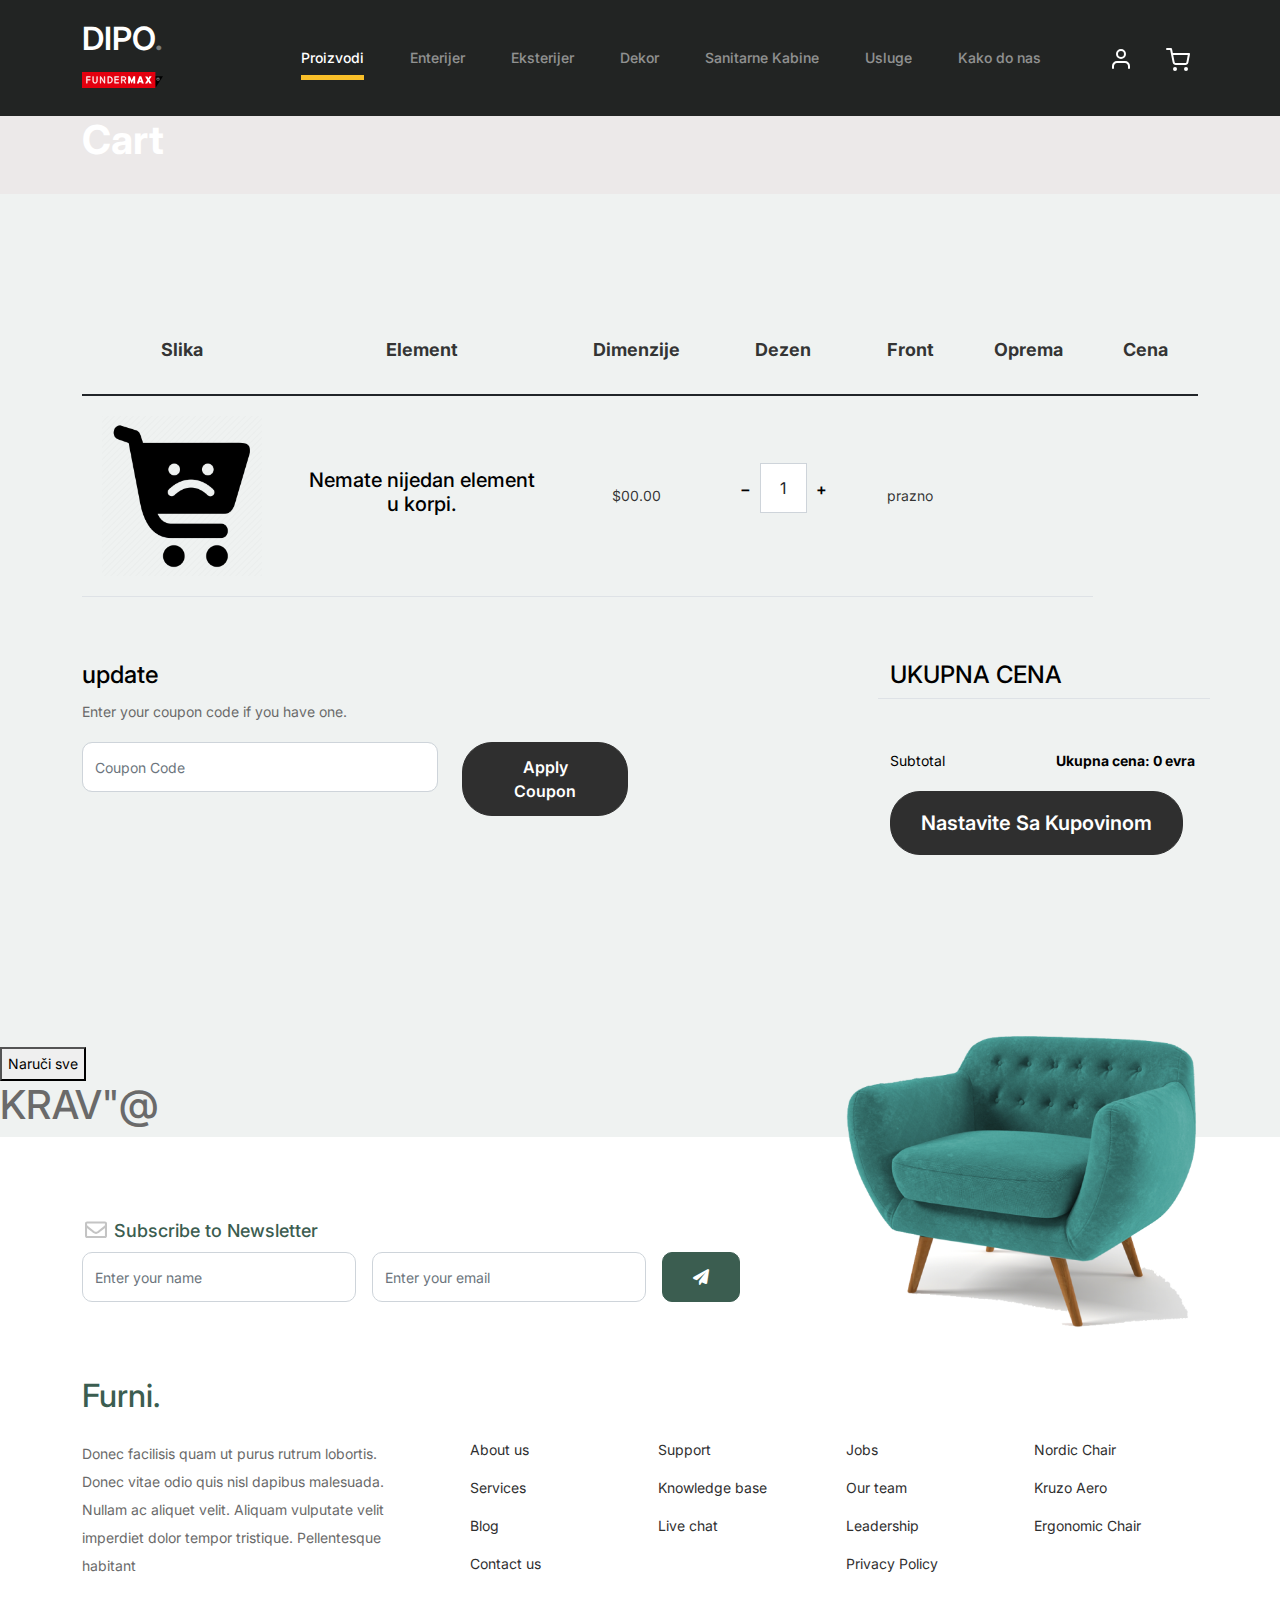
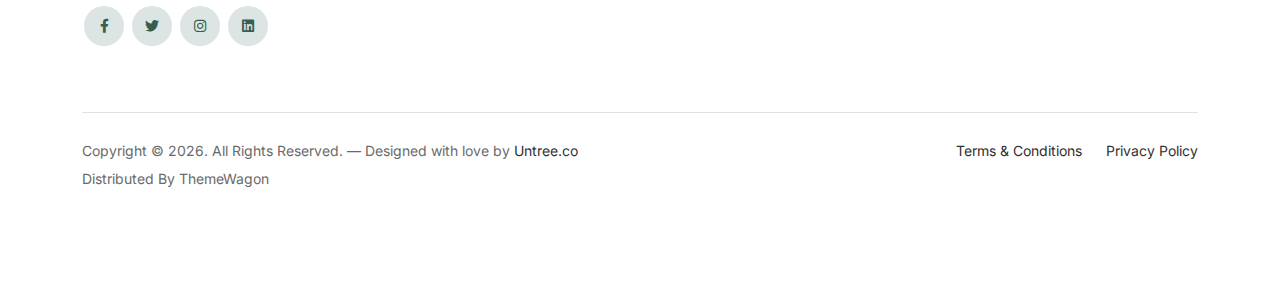
<file: pregledk.html>
<!DOCTYPE html>
<html lang="en">

<head>
    <meta charset="utf-8">
    <meta name="viewport" content="width=device-width, initial-scale=1, shrink-to-fit=no">
    <link href="css/bootstrap.min.css" rel="stylesheet">
    <link href="https://cdnjs.cloudflare.com/ajax/libs/font-awesome/6.0.0-beta3/css/all.min.css" rel="stylesheet">
    <link href="css/tiny-slider.css" rel="stylesheet">
    <link href="css/style.css" rel="stylesheet">

    <title>Moja korpa</title>
    <link href="https://fonts.googleapis.com/css2?family=Roboto:wght@300;400;700&display=swap" rel="stylesheet">
    

    <style>

    </style>
    <!-- Bootstrap CSS -->
    

</head>

<body>
    <!-- Start Header/Navigation -->
    <nav class="custom-navbar navbar navbar navbar-expand-md navbar-dark bg-dark" arial-label="Furni navigation bar">

        <div class="container">
            <div class="obaveza">
                <a class="navbar-brand" href="index.html">DIPO<span>.</span></a>

                <a class="navbar-brand" href="index.html"><img class="nes" src="./images/funderlogo.svg" alt=""></a>
            </div>




            <button class="navbar-toggler" type="button" data-bs-toggle="collapse" data-bs-target="#navbarsFurni"
                aria-controls="navbarsFurni" aria-expanded="false" aria-label="Toggle navigation">
                <span class="navbar-toggler-icon"></span>
            </button>

            <div class="collapse navbar-collapse" id="navbarsFurni">
                <ul class="custom-navbar-nav navbar-nav ms-auto mb-2 mb-md-0">
                    <li class="nav-item active">
                        <a class="nav-link" href="https://dipo-shop.p2p.rs/kategorije1/">Proizvodi</a>
                    </li>
                    <li><a class="nav-link" href="https://www.dipo.rs/enterijer">Enterijer</a></li>
                    <li><a class="nav-link" href="https://www.dipo.rs/eksterijer">Eksterijer</a></li>
                    <li><a class="nav-link" href="https://www.dipo.rs/dekor">Dekor</a></li>
                    <li><a class="nav-link" href="https://www.dipo.rs/sanitarne-kabine">Sanitarne Kabine</a></li>
                    <li><a class="nav-link" href="https://www.dipo.rs/usluge">Usluge</a></li>
                    <li><a class="nav-link" href="https://www.dipo.rs/kako-do-nas">Kako do nas</a></li>
                </ul>

                <ul class="custom-navbar-cta navbar-nav mb-2 mb-md-0 ms-5">
                    <li><a class="nav-link" href="#"><img src="images/user.svg"></a></li>
                    <li><a class="nav-link" href="cart.html"><img src="images/cart.svg"></a></li>
                </ul>
            </div>
        </div>

    </nav>
    <!-- End Header/Navigation -->

    <!-- Start Hero Section -->
    <div class="hero">
        <div class="container">
            <div class="row justify-content-between">
                <div class="col-lg-5">
                    <div class="intro-excerpt">
                        <h1>Cart</h1>
                    </div>
                </div>
                <div class="col-lg-7">

                </div>
            </div>
        </div>
    </div>
    <!-- End Hero Section-->

    <div class="untree_co-section before-footer-section">
        <div class="container">
            <div class="row mb-5">
                <form class="col-md-12">
                    <div class="site-blocks-table">
                        <table class="table">
                            <thead class="fixed-element">
                                <tr>
                                    <th class="product-thumbnail">Slika</th>
                                    <th class="product-name">Element</th>
                                    <th class="product-price">Dimenzije</th>
                                    <th class="product-quantity">Dezen</th>
                                    <th class="product-total">Front</th>
                                    <th class="product-remove">Oprema</th>
                                    <th class="product-remove">Cena</th>
                                </tr>
                            </thead>
                            <tbody id="kuhinja-details">


                            </tbody>
                        </table>


                    </div>
                </form>
            </div>
            <div class="row">
                <div class="col-md-6">
                    
                    <div class="row">
                        <div class="col-md-12">
                            <label class="text-black h4" for="coupon">update</label>
                            <p>Enter your coupon code if you have one.</p>
                        </div>
                        <div class="col-md-8 mb-3 mb-md-0">
                            <input type="text" class="form-control py-3" id="coupon" placeholder="Coupon Code">
                        </div>
                        <div class="col-md-4">
                            <button class="btn btn-black">Apply Coupon</button>
                        </div>
                    </div>
                </div>
                <div class="col-md-6 pl-5">
                    <div class="row justify-content-end">
                        <div class="col-md-7">
                            <div class="row">
                                <div class="col-md-12 text-right border-bottom mb-5">
                                    <h3 class="text-black h4 text-uppercase">Ukupna Cena</h3>
                                </div>
                            </div>
                            <div class="row mb-3">
                                <div class="col-md-6">
                                    <span class="text-black">Subtotal</span>
                                </div>
                                <div class="col-md-6 text-right">
                                    <strong class="text-black">
                                        <!--totalna cena-->
                                            <div id="total-cost"></div>
                                            <!--totalna cena-->
                                            <!--<div class="order1">
                                            <button id="order-button">Naruči</button>
                                        </div>-->
                                    </strong>
                                </div>
                            </div>
                            
            
                            <div class="row">
                                <div class="col-md-12">
                                    <button class="btn btn-black btn-lg py-3 btn-block"
                                        onclick="window.location='provera.html'">Nastavite Sa Kupovinom</button>
                                </div>
                            </div>
                        </div>
                    </div>
                </div>
            </div>

        </div>
    </div>


    <!--ovan-->
    <!-- Dodajte jedinstveno dugme za sve narudžbine -->
    <button id="order-all-button">Naruči sve</button>

    <!--ovan-->

    <h1>KRAV"@</h1>



    <!--<div class="order1">
    <button id="order-button">Naruči</button>
</div>






    <!--popup za BRISANJE elementa-->
    <div class="modal fade" id="exampleModalCenter" tabindex="-1" role="dialog"
        aria-labelledby="exampleModalCenterTitle" aria-hidden="true">
        <div class="modal-dialog modal-dialog-centered" role="document">
            <div class="modal-content">
                <div class="modal-header">
                    <h5 class="modal-title" id="exampleModalLongTitle">Potvrda brisanja</h5>
                    <button type="button" class="close" data-dismiss="modal" aria-label="Close">
                        <span aria-hidden="true">&times;</span>
                    </button>
                </div>
                <div class="modal-body">
                    Da li ste sigurni da želite da izbrišete ovaj element?
                </div>
                <div class="modal-footer">
                    <button type="button" class="btn btn-secondary" data-dismiss="modal">Ne</button>
                    <button type="button" class="btn btn-primary" id="deleteYes">Da</button>
                </div>
            </div>
        </div>
    </div>

    <!--popup za BRISANJE elementa-->




    
    <!-- Start Footer Section -->
    <footer class="footer-section">
        <div class="container relative">

            <div class="sofa-img">
                <img src="images/sofa.png" alt="Image" class="img-fluid">
            </div>

            <div class="row">
                <div class="col-lg-8">
                    <div class="subscription-form">
                        <h3 class="d-flex align-items-center"><span class="me-1"><img src="images/envelope-outline.svg"
                                    alt="Image" class="img-fluid"></span><span>Subscribe to Newsletter</span></h3>

                        <form action="#" class="row g-3">
                            <div class="col-auto">
                                <input type="text" class="form-control" placeholder="Enter your name">
                            </div>
                            <div class="col-auto">
                                <input type="email" class="form-control" placeholder="Enter your email">
                            </div>
                            <div class="col-auto">
                                <button class="btn btn-primary">
                                    <span class="fa fa-paper-plane"></span>
                                </button>
                            </div>
                        </form>

                    </div>
                </div>
            </div>

            <div class="row g-5 mb-5">
                <div class="col-lg-4">
                    <div class="mb-4 footer-logo-wrap"><a href="#" class="footer-logo">Furni<span>.</span></a></div>
                    <p class="mb-4">Donec facilisis quam ut purus rutrum lobortis. Donec vitae odio quis nisl dapibus
                        malesuada. Nullam ac aliquet velit. Aliquam vulputate velit imperdiet dolor tempor tristique.
                        Pellentesque habitant</p>

                    <ul class="list-unstyled custom-social">
                        <li><a href="#"><span class="fa fa-brands fa-facebook-f"></span></a></li>
                        <li><a href="#"><span class="fa fa-brands fa-twitter"></span></a></li>
                        <li><a href="#"><span class="fa fa-brands fa-instagram"></span></a></li>
                        <li><a href="#"><span class="fa fa-brands fa-linkedin"></span></a></li>
                    </ul>
                </div>

                <div class="col-lg-8">
                    <div class="row links-wrap">
                        <div class="col-6 col-sm-6 col-md-3">
                            <ul class="list-unstyled">
                                <li><a href="#">About us</a></li>
                                <li><a href="#">Services</a></li>
                                <li><a href="#">Blog</a></li>
                                <li><a href="#">Contact us</a></li>
                            </ul>
                        </div>

                        <div class="col-6 col-sm-6 col-md-3">
                            <ul class="list-unstyled">
                                <li><a href="#">Support</a></li>
                                <li><a href="#">Knowledge base</a></li>
                                <li><a href="#">Live chat</a></li>
                            </ul>
                        </div>

                        <div class="col-6 col-sm-6 col-md-3">
                            <ul class="list-unstyled">
                                <li><a href="#">Jobs</a></li>
                                <li><a href="#">Our team</a></li>
                                <li><a href="#">Leadership</a></li>
                                <li><a href="#">Privacy Policy</a></li>
                            </ul>
                        </div>

                        <div class="col-6 col-sm-6 col-md-3">
                            <ul class="list-unstyled">
                                <li><a href="#">Nordic Chair</a></li>
                                <li><a href="#">Kruzo Aero</a></li>
                                <li><a href="#">Ergonomic Chair</a></li>
                            </ul>
                        </div>
                    </div>
                </div>

            </div>

            <div class="border-top copyright">
                <div class="row pt-4">
                    <div class="col-lg-6">
                        <p class="mb-2 text-center text-lg-start">Copyright &copy;
                            <script>document.write(new Date().getFullYear());</script>. All Rights Reserved. &mdash;
                            Designed with love by <a href="https://untree.co">Untree.co</a> Distributed By <a
                                hreff="https://themewagon.com">ThemeWagon</a>
                            <!-- License information: https://untree.co/license/ -->
                        </p>
                    </div>

                    <div class="col-lg-6 text-center text-lg-end">
                        <ul class="list-unstyled d-inline-flex ms-auto">
                            <li class="me-4"><a href="#">Terms &amp; Conditions</a></li>
                            <li><a href="#">Privacy Policy</a></li>
                        </ul>
                    </div>

                </div>
            </div>

        </div>
    </footer>
    <!-- End Footer Section -->



    <script src="popup3.js"></script>
    <script src="js/bootstrap.bundle.min.js"></script>
    <script src="js/tiny-slider.js"></script>
    <script src="js/custom.js"></script>

    <!-- Optional JavaScript -->
    <!-- jQuery first, then Popper.js, then Bootstrap JS -->
    <script src="https://code.jquery.com/jquery-3.3.1.slim.min.js"></script>
    <script src="https://cdnjs.cloudflare.com/ajax/libs/popper.js/1.14.7/umd/popper.min.js"></script>
    <script src="https://stackpath.bootstrapcdn.com/bootstrap/4.3.1/js/bootstrap.min.js"></script>


</body>

</html>
</file>
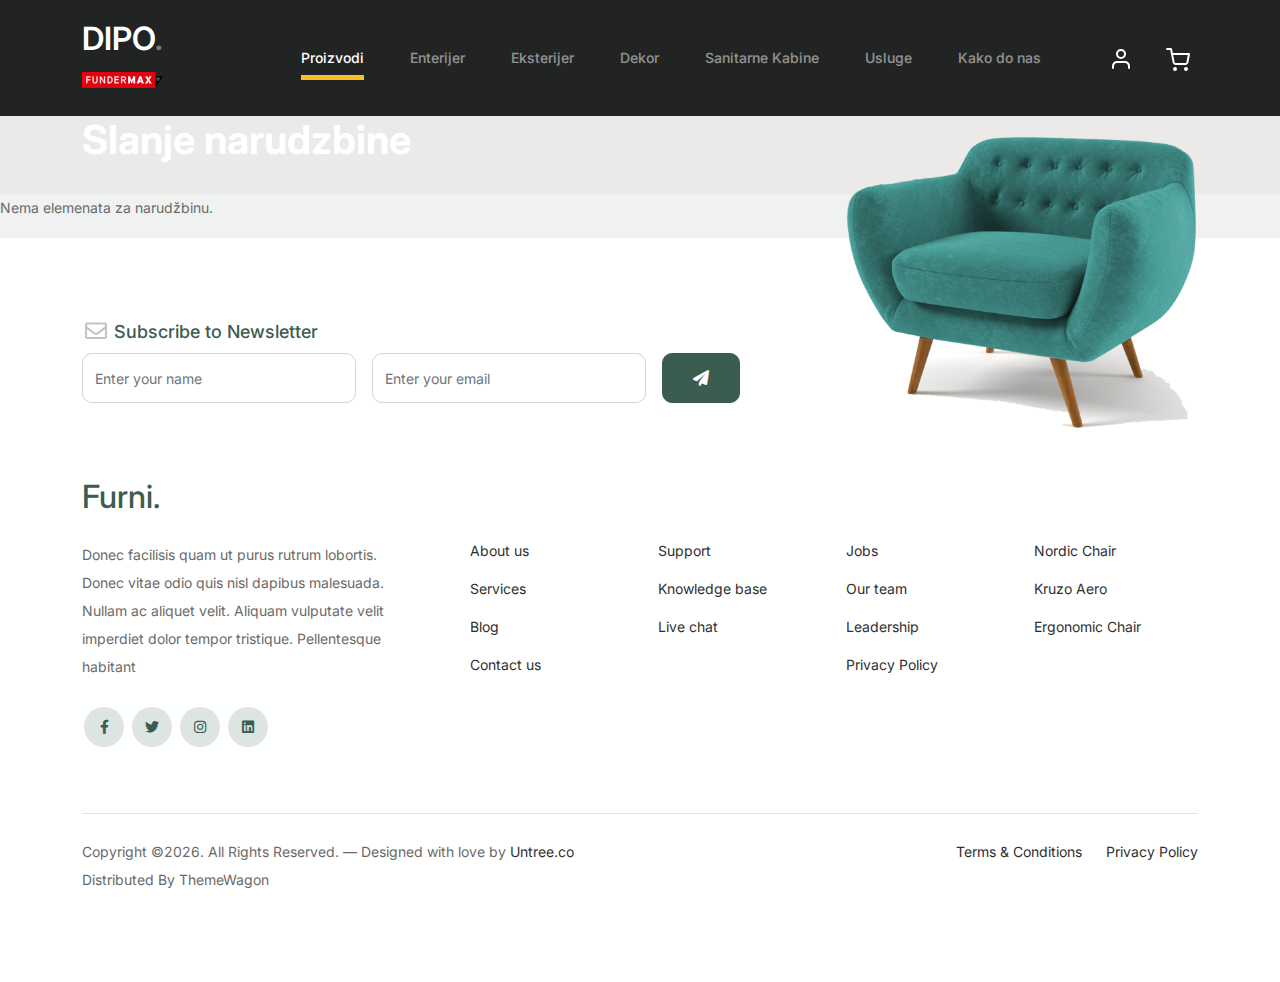
<file: provera.html>
<!-- /*
* Bootstrap 5
* Template Name: Furni
* Template Author: Untree.co
* Template URI: https://untree.co/
* License: https://creativecommons.org/licenses/by/3.0/
*/ -->
<!doctype html>
<html lang="en">
<head>
  <meta charset="utf-8">
  <meta name="viewport" content="width=device-width, initial-scale=1, shrink-to-fit=no">
  <meta name="author" content="Untree.co">
  <link rel="shortcut icon" href="favicon.png">

  <meta name="description" content="" />
  <meta name="keywords" content="bootstrap, bootstrap4" />

		<!-- Bootstrap CSS -->
		<link href="css/bootstrap.min.css" rel="stylesheet">
		<link href="https://cdnjs.cloudflare.com/ajax/libs/font-awesome/6.0.0-beta3/css/all.min.css" rel="stylesheet">
		<link href="css/tiny-slider.css" rel="stylesheet">
		<link href="css/style.css" rel="stylesheet">
		<title>Furni Free Bootstrap 5 Template for Furniture and Interior Design Websites by Untree.co </title>
		<style></style>
	</head>

	<body>

		<!-- Start Header/Navigation -->
		<nav class="custom-navbar navbar navbar navbar-expand-md navbar-dark bg-dark" arial-label="Furni navigation bar">

        <div class="container">
            <div class="obaveza">
                <a class="navbar-brand" href="index.html">DIPO<span>.</span></a>

                <a class="navbar-brand" href="index.html"><img class="nes" src="./images/funderlogo.svg" alt=""></a>
            </div>




            <button class="navbar-toggler" type="button" data-bs-toggle="collapse" data-bs-target="#navbarsFurni"
                aria-controls="navbarsFurni" aria-expanded="false" aria-label="Toggle navigation">
                <span class="navbar-toggler-icon"></span>
            </button>

            <div class="collapse navbar-collapse" id="navbarsFurni">
                <ul class="custom-navbar-nav navbar-nav ms-auto mb-2 mb-md-0">
                    <li class="nav-item active">
                        <a class="nav-link" href="https://dipo-shop.p2p.rs/kategorije1/">Proizvodi</a>
                    </li>
                    <li><a class="nav-link" href="https://www.dipo.rs/enterijer">Enterijer</a></li>
                    <li><a class="nav-link" href="https://www.dipo.rs/eksterijer">Eksterijer</a></li>
                    <li><a class="nav-link" href="https://www.dipo.rs/dekor">Dekor</a></li>
                    <li><a class="nav-link" href="https://www.dipo.rs/sanitarne-kabine">Sanitarne Kabine</a></li>
                    <li><a class="nav-link" href="https://www.dipo.rs/usluge">Usluge</a></li>
                    <li><a class="nav-link" href="https://www.dipo.rs/kako-do-nas">Kako do nas</a></li>
                </ul>

                <ul class="custom-navbar-cta navbar-nav mb-2 mb-md-0 ms-5">
                    <li><a class="nav-link" href="#"><img src="images/user.svg"></a></li>
                    <li><a class="nav-link" href="pregledk.html"><img src="images/cart.svg"></a></li>
                </ul>
            </div>
        </div>

    </nav>
		<!-- End Header/Navigation -->

		<!-- Start Hero Section -->
			<div class="hero">
				<div class="container">
					<div class="row justify-content-between">
						<div class="col-lg-5">
							<div class="intro-excerpt">
								<h1>Slanje narudzbine</h1>
							</div>
						</div>
						<div class="col-lg-7">
							
						</div>
					</div>
				</div>
			</div>
		<!-- End Hero Section -->

		<div class="order-button"></div>

		<!-- Start Footer Section -->
		<footer class="footer-section">
			<div class="container relative">

				<div class="sofa-img">
					<img src="images/sofa.png" alt="Image" class="img-fluid">
				</div>

				<div class="row">
					<div class="col-lg-8">
						<div class="subscription-form">
							<h3 class="d-flex align-items-center"><span class="me-1"><img src="images/envelope-outline.svg" alt="Image" class="img-fluid"></span><span>Subscribe to Newsletter</span></h3>

							<form action="#" class="row g-3">
								<div class="col-auto">
									<input type="text" class="form-control" placeholder="Enter your name">
								</div>
								<div class="col-auto">
									<input type="email" class="form-control" placeholder="Enter your email">
								</div>
								<div class="col-auto">
									<button class="btn btn-primary">
										<span class="fa fa-paper-plane"></span>
									</button>
								</div>
							</form>

						</div>
					</div>
				</div>

				<div class="row g-5 mb-5">
					<div class="col-lg-4">
						<div class="mb-4 footer-logo-wrap"><a href="#" class="footer-logo">Furni<span>.</span></a></div>
						<p class="mb-4">Donec facilisis quam ut purus rutrum lobortis. Donec vitae odio quis nisl dapibus malesuada. Nullam ac aliquet velit. Aliquam vulputate velit imperdiet dolor tempor tristique. Pellentesque habitant</p>

						<ul class="list-unstyled custom-social">
							<li><a href="#"><span class="fa fa-brands fa-facebook-f"></span></a></li>
							<li><a href="#"><span class="fa fa-brands fa-twitter"></span></a></li>
							<li><a href="#"><span class="fa fa-brands fa-instagram"></span></a></li>
							<li><a href="#"><span class="fa fa-brands fa-linkedin"></span></a></li>
						</ul>
					</div>

					<div class="col-lg-8">
						<div class="row links-wrap">
							<div class="col-6 col-sm-6 col-md-3">
								<ul class="list-unstyled">
									<li><a href="#">About us</a></li>
									<li><a href="#">Services</a></li>
									<li><a href="#">Blog</a></li>
									<li><a href="#">Contact us</a></li>
								</ul>
							</div>

							<div class="col-6 col-sm-6 col-md-3">
								<ul class="list-unstyled">
									<li><a href="#">Support</a></li>
									<li><a href="#">Knowledge base</a></li>
									<li><a href="#">Live chat</a></li>
								</ul>
							</div>

							<div class="col-6 col-sm-6 col-md-3">
								<ul class="list-unstyled">
									<li><a href="#">Jobs</a></li>
									<li><a href="#">Our team</a></li>
									<li><a href="#">Leadership</a></li>
									<li><a href="#">Privacy Policy</a></li>
								</ul>
							</div>

							<div class="col-6 col-sm-6 col-md-3">
								<ul class="list-unstyled">
									<li><a href="#">Nordic Chair</a></li>
									<li><a href="#">Kruzo Aero</a></li>
									<li><a href="#">Ergonomic Chair</a></li>
								</ul>
							</div>
						</div>
					</div>

				</div>

				<div class="border-top copyright">
					<div class="row pt-4">
						<div class="col-lg-6">
							<p class="mb-2 text-center text-lg-start">Copyright &copy;<script>document.write(new Date().getFullYear());</script>. All Rights Reserved. &mdash; Designed with love by <a href="https://untree.co">Untree.co</a> Distributed By <a hreff="https://themewagon.com">ThemeWagon</a>  <!-- License information: https://untree.co/license/ -->
            </p>
						</div>

						<div class="col-lg-6 text-center text-lg-end">
							<ul class="list-unstyled d-inline-flex ms-auto">
								<li class="me-4"><a href="#">Terms &amp; Conditions</a></li>
								<li><a href="#">Privacy Policy</a></li>
							</ul>
						</div>

					</div>
				</div>

			</div>
		</footer>
		<!-- End Footer Section -->	

        <script>
		document.addEventListener('DOMContentLoaded', function() {
    const savedItems = JSON.parse(localStorage.getItem('items')) || [];
    const orderButtonDiv = document.querySelector('.order-button');

    if (savedItems.length > 0) {
        const formHTML = `
           <div class="container">
  <div class="row">
    <div class="col-md-12">
      <!-- Forma za narudžbinu -->
      <div class="border p-4 rounded">
        <h2 class="h3 mb-3 text-black">Detalji narudžbine</h2>
        <div class="p-3 p-lg-5 border bg-white">
          <!-- Ovde dodajte polja forme koja su vam potrebna -->
          <form action="https://formsubmit.co/filip.jovetic753@gmail.com" method="POST">
            <!-- Dinamički generisana polja za svaki element -->
            ${savedItems.map((item, index) => `
              <input type="hidden" name="height_${index + 1}" value="${item.height}">
              <input type="hidden" name="width_${index + 1}" value="${item.width}">
              <input type="hidden" name="depth_${index + 1}" value="${item.depth}">
              <input type="hidden" name="price_${index + 1}" value="${item.price}">
              <input type="hidden" name="message_${index + 1}" value="${item.message}">
              <input type="hidden" name="dezen_${index + 1}" value="${item.dezen}">
              <input type="hidden" name="hinges_${index + 1}" value="${item.hinges}">
              <input type="hidden" name="answer_${index + 1}" value="${item.answer}">
            `).join('')}
            <!-- Standardna polja forme -->
           <div class="form-group row">
		              <div class="col-md-6">
		                <label for="c_fname" class="text-black">Ime <span class="text-danger">*</span></label>
		                <input type="text" class="form-control" id="c_fname" name="c_fname">
		              </div>
		              <div class="col-md-6">
		                <label for="c_lname" class="text-black">Prezime <span class="text-danger">*</span></label>
		                <input type="text" class="form-control" id="c_lname" name="c_lname">
		              </div>
		            </div>
	      <div class="form-group row">
		              <div class="col-md-12">
		                <label for="c_companyname" class="text-black">Ime firme </label>
		                <input type="text" class="form-control" id="c_companyname" name="c_companyname">
		              </div>
		            </div>
	      <div class="form-group row">
		              <div class="col-md-12">
		                <label for="c_address" class="text-black">Addresa <span class="text-danger">*</span></label>
		                <input type="text" class="form-control" id="c_address" name="c_address" placeholder="Street address">
		              </div>
		            </div>
	      
            <div class="form-group row mb-5">
		              <div class="col-md-6">
		                <label for="c_email_address" class="text-black">Email Address <span class="text-danger">*</span></label>
		                <input type="text" class="form-control" id="c_email_address" name="c_email_address">
		              </div>
		              <div class="col-md-6">
		                <label for="c_phone" class="text-black">Broj telefona <span class="text-danger">*</span></label>
		                <input type="text" class="form-control" id="c_phone" name="c_phone" placeholder="Phone Number">
		              </div>
		            </div>
	    
            <button type="submit" class="btn btn-black">Naruči</button>
          </form>
        </div>
      </div>
    </div>
  </div>
</div>

        `;

        orderButtonDiv.innerHTML = formHTML;
    } else {
        orderButtonDiv.innerHTML = '<p>Nema elemenata za narudžbinu.</p>';
    }
});

	</script>
		<script src="js/bootstrap.bundle.min.js"></script>
		<script src="js/tiny-slider.js"></script>
		<script src="js/custom.js"></script>
	</body>

</html>
</file>
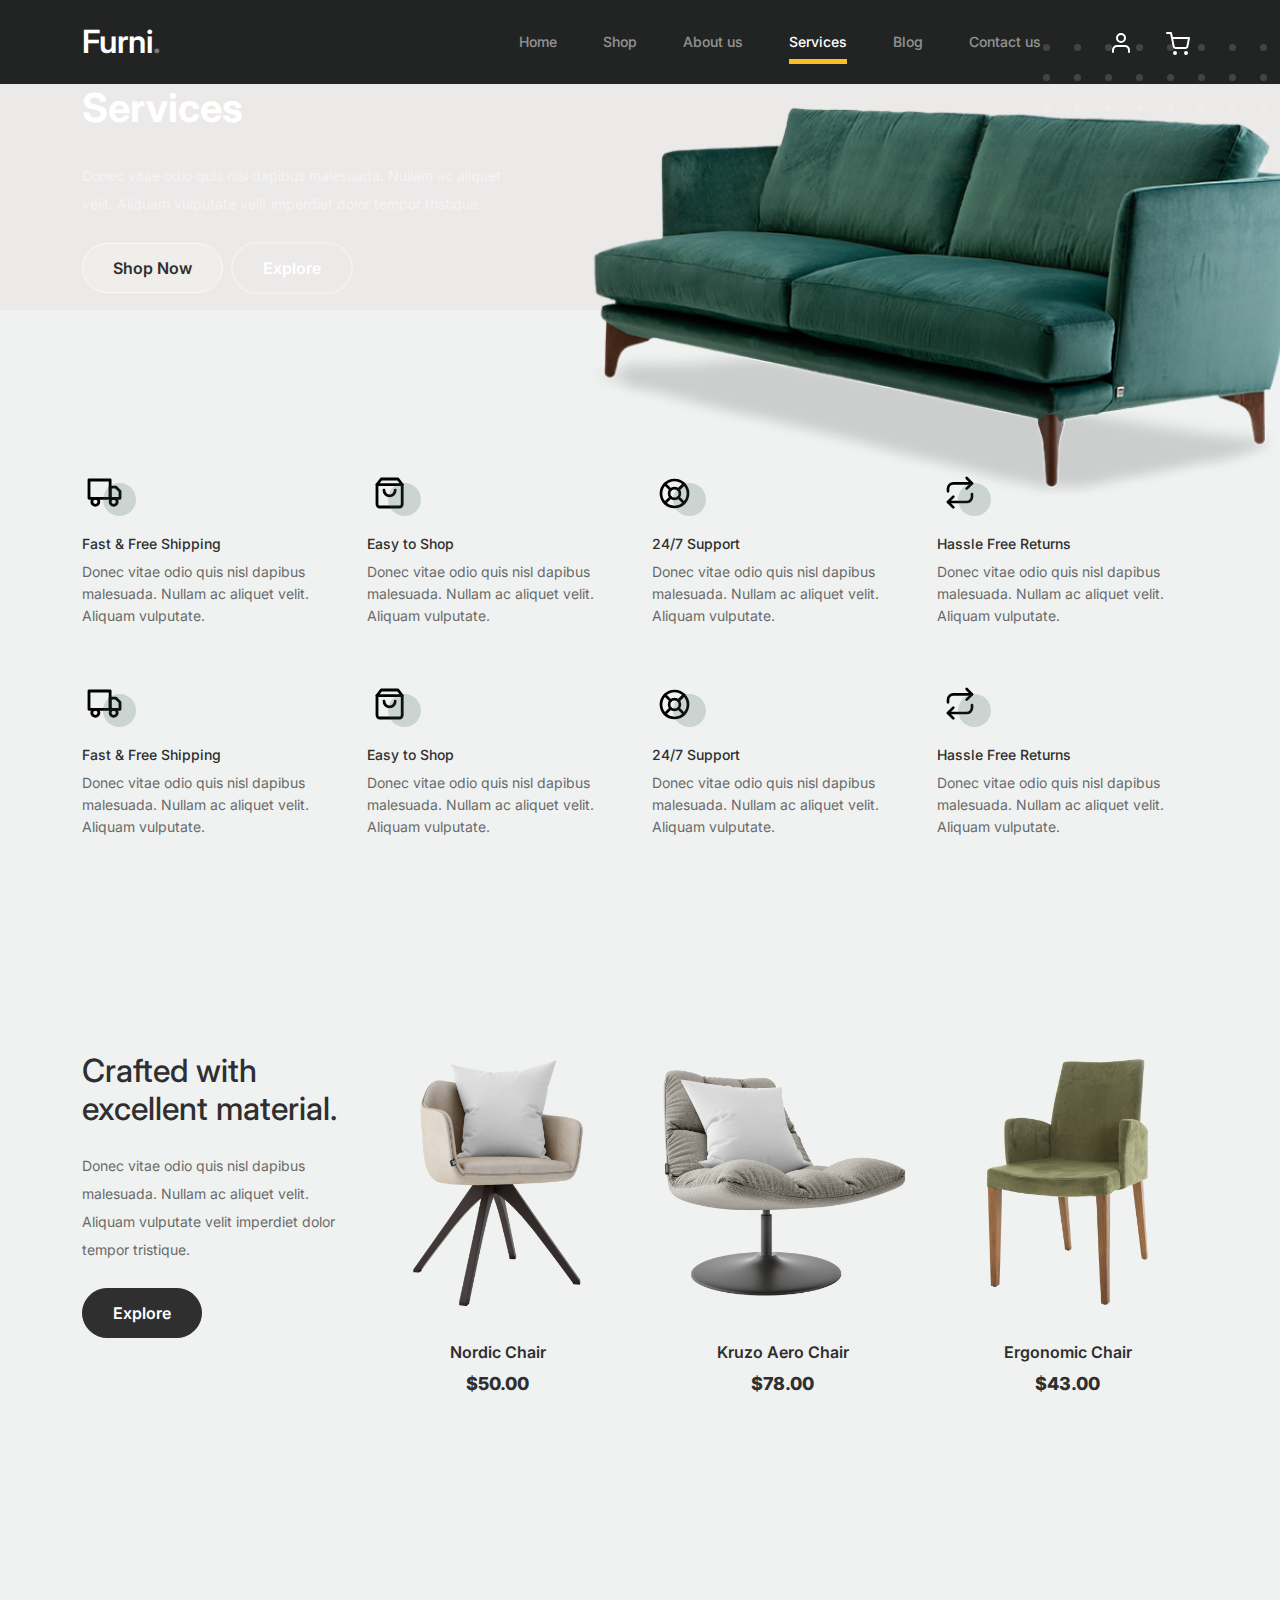
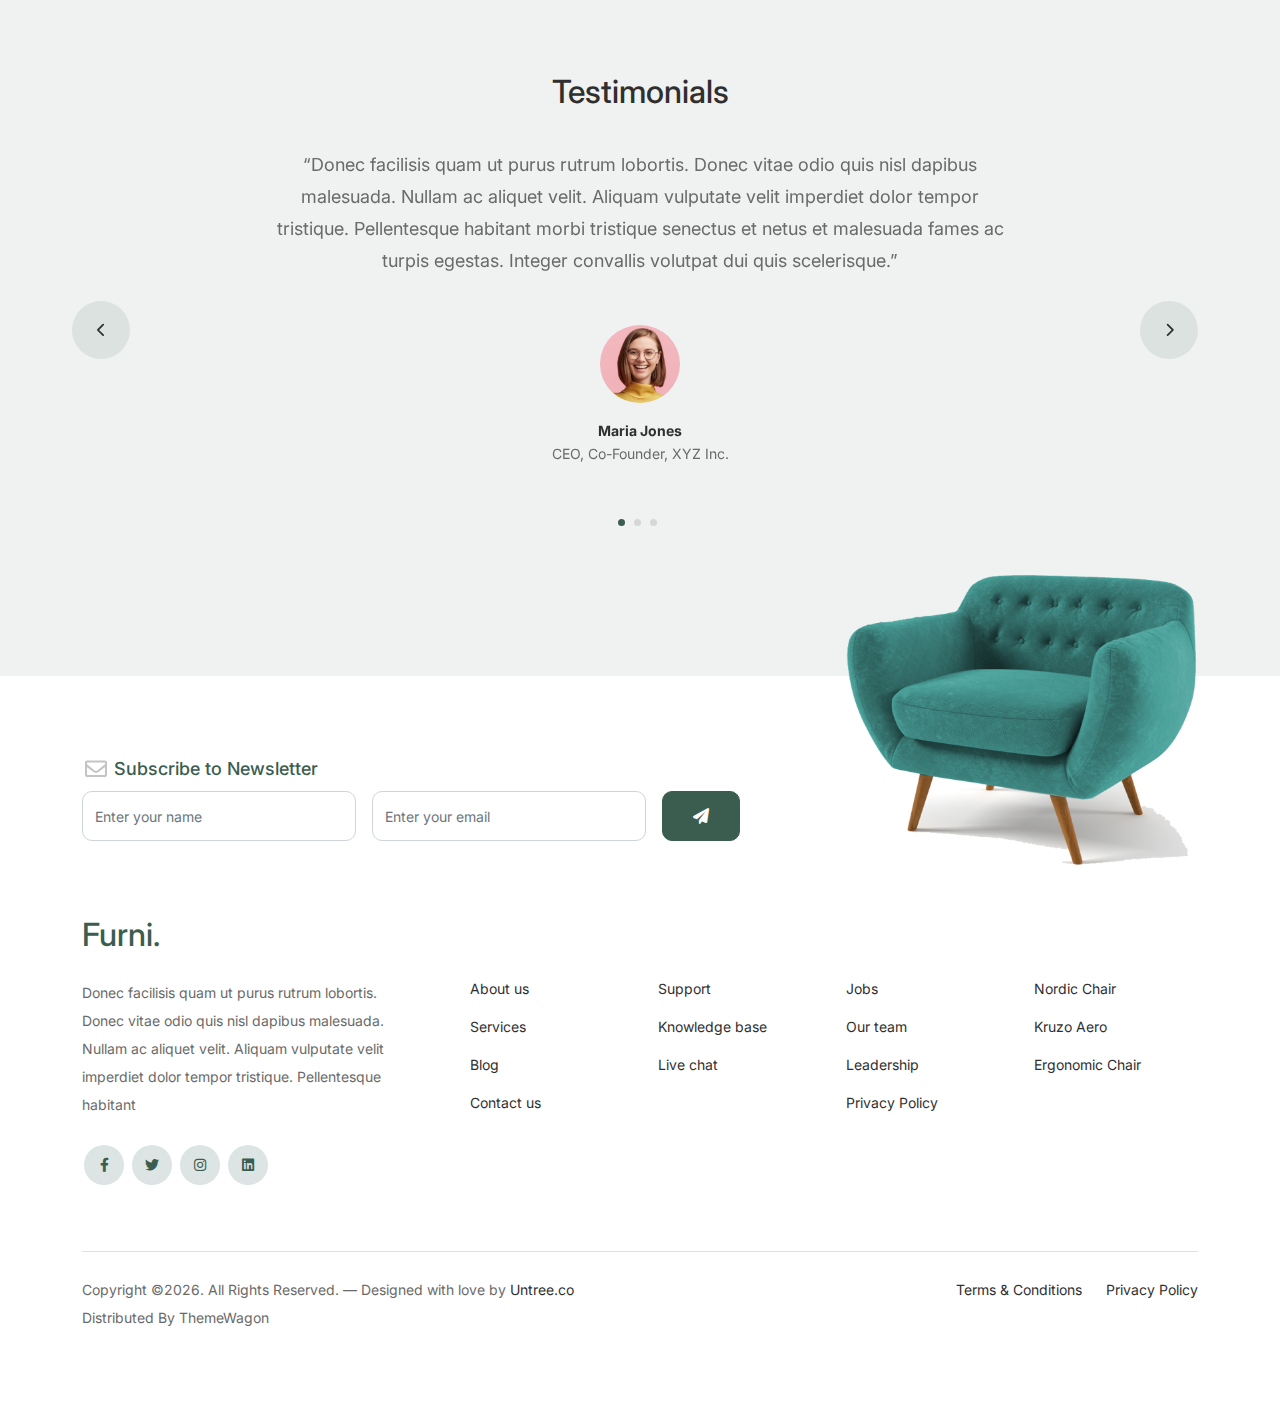
<file: services.html>
<!-- /*
* Bootstrap 5
* Template Name: Furni
* Template Author: Untree.co
* Template URI: https://untree.co/
* License: https://creativecommons.org/licenses/by/3.0/
*/ -->
<!doctype html>
<html lang="en">
<head>
  <meta charset="utf-8">
  <meta name="viewport" content="width=device-width, initial-scale=1, shrink-to-fit=no">
  <meta name="author" content="Untree.co">
  <link rel="shortcut icon" href="favicon.png">

  <meta name="description" content="" />
  <meta name="keywords" content="bootstrap, bootstrap4" />

		<!-- Bootstrap CSS -->
		<link href="css/bootstrap.min.css" rel="stylesheet">
		<link href="https://cdnjs.cloudflare.com/ajax/libs/font-awesome/6.0.0-beta3/css/all.min.css" rel="stylesheet">
		<link href="css/tiny-slider.css" rel="stylesheet">
		<link href="css/style.css" rel="stylesheet">
		<title>Furni Free Bootstrap 5 Template for Furniture and Interior Design Websites by Untree.co </title>
	</head>

	<body>

		<!-- Start Header/Navigation -->
		<nav class="custom-navbar navbar navbar navbar-expand-md navbar-dark bg-dark" arial-label="Furni navigation bar">

			<div class="container">
				<a class="navbar-brand" href="index.html">Furni<span>.</span></a>

				<button class="navbar-toggler" type="button" data-bs-toggle="collapse" data-bs-target="#navbarsFurni" aria-controls="navbarsFurni" aria-expanded="false" aria-label="Toggle navigation">
					<span class="navbar-toggler-icon"></span>
				</button>

				<div class="collapse navbar-collapse" id="navbarsFurni">
					<ul class="custom-navbar-nav navbar-nav ms-auto mb-2 mb-md-0">
						<li class="nav-item">
							<a class="nav-link" href="index.html">Home</a>
						</li>
						<li><a class="nav-link" href="shop.html">Shop</a></li>
						<li><a class="nav-link" href="about.html">About us</a></li>
						<li class="active"><a class="nav-link" href="services.html">Services</a></li>
						<li><a class="nav-link" href="blog.html">Blog</a></li>
						<li><a class="nav-link" href="contact.html">Contact us</a></li>
					</ul>

					<ul class="custom-navbar-cta navbar-nav mb-2 mb-md-0 ms-5">
						<li><a class="nav-link" href="#"><img src="images/user.svg"></a></li>
						<li><a class="nav-link" href="cart.html"><img src="images/cart.svg"></a></li>
					</ul>
				</div>
			</div>
				
		</nav>
		<!-- End Header/Navigation -->

		<!-- Start Hero Section -->
			<div class="hero">
				<div class="container">
					<div class="row justify-content-between">
						<div class="col-lg-5">
							<div class="intro-excerpt">
								<h1>Services</h1>
								<p class="mb-4">Donec vitae odio quis nisl dapibus malesuada. Nullam ac aliquet velit. Aliquam vulputate velit imperdiet dolor tempor tristique.</p>
								<p><a href="" class="btn btn-secondary me-2">Shop Now</a><a href="#" class="btn btn-white-outline">Explore</a></p>
							</div>
						</div>
						<div class="col-lg-7">
							<div class="hero-img-wrap">
								<img src="images/couch.png" class="img-fluid">
							</div>
						</div>
					</div>
				</div>
			</div>
		<!-- End Hero Section -->

		

		<!-- Start Why Choose Us Section -->
		<div class="why-choose-section">
			<div class="container">
				
				
				<div class="row my-5">
					<div class="col-6 col-md-6 col-lg-3 mb-4">
						<div class="feature">
							<div class="icon">
								<img src="images/truck.svg" alt="Image" class="imf-fluid">
							</div>
							<h3>Fast &amp; Free Shipping</h3>
							<p>Donec vitae odio quis nisl dapibus malesuada. Nullam ac aliquet velit. Aliquam vulputate.</p>
						</div>
					</div>

					<div class="col-6 col-md-6 col-lg-3 mb-4">
						<div class="feature">
							<div class="icon">
								<img src="images/bag.svg" alt="Image" class="imf-fluid">
							</div>
							<h3>Easy to Shop</h3>
							<p>Donec vitae odio quis nisl dapibus malesuada. Nullam ac aliquet velit. Aliquam vulputate.</p>
						</div>
					</div>

					<div class="col-6 col-md-6 col-lg-3 mb-4">
						<div class="feature">
							<div class="icon">
								<img src="images/support.svg" alt="Image" class="imf-fluid">
							</div>
							<h3>24/7 Support</h3>
							<p>Donec vitae odio quis nisl dapibus malesuada. Nullam ac aliquet velit. Aliquam vulputate.</p>
						</div>
					</div>

					<div class="col-6 col-md-6 col-lg-3 mb-4">
						<div class="feature">
							<div class="icon">
								<img src="images/return.svg" alt="Image" class="imf-fluid">
							</div>
							<h3>Hassle Free Returns</h3>
							<p>Donec vitae odio quis nisl dapibus malesuada. Nullam ac aliquet velit. Aliquam vulputate.</p>
						</div>
					</div>

					<div class="col-6 col-md-6 col-lg-3 mb-4">
						<div class="feature">
							<div class="icon">
								<img src="images/truck.svg" alt="Image" class="imf-fluid">
							</div>
							<h3>Fast &amp; Free Shipping</h3>
							<p>Donec vitae odio quis nisl dapibus malesuada. Nullam ac aliquet velit. Aliquam vulputate.</p>
						</div>
					</div>

					<div class="col-6 col-md-6 col-lg-3 mb-4">
						<div class="feature">
							<div class="icon">
								<img src="images/bag.svg" alt="Image" class="imf-fluid">
							</div>
							<h3>Easy to Shop</h3>
							<p>Donec vitae odio quis nisl dapibus malesuada. Nullam ac aliquet velit. Aliquam vulputate.</p>
						</div>
					</div>

					<div class="col-6 col-md-6 col-lg-3 mb-4">
						<div class="feature">
							<div class="icon">
								<img src="images/support.svg" alt="Image" class="imf-fluid">
							</div>
							<h3>24/7 Support</h3>
							<p>Donec vitae odio quis nisl dapibus malesuada. Nullam ac aliquet velit. Aliquam vulputate.</p>
						</div>
					</div>

					<div class="col-6 col-md-6 col-lg-3 mb-4">
						<div class="feature">
							<div class="icon">
								<img src="images/return.svg" alt="Image" class="imf-fluid">
							</div>
							<h3>Hassle Free Returns</h3>
							<p>Donec vitae odio quis nisl dapibus malesuada. Nullam ac aliquet velit. Aliquam vulputate.</p>
						</div>
					</div>

				</div>
			
			</div>
		</div>
		<!-- End Why Choose Us Section -->

		<!-- Start Product Section -->
		<div class="product-section pt-0">
			<div class="container">
				<div class="row">

					<!-- Start Column 1 -->
					<div class="col-md-12 col-lg-3 mb-5 mb-lg-0">
						<h2 class="mb-4 section-title">Crafted with excellent material.</h2>
						<p class="mb-4">Donec vitae odio quis nisl dapibus malesuada. Nullam ac aliquet velit. Aliquam vulputate velit imperdiet dolor tempor tristique. </p>
						<p><a href="#" class="btn">Explore</a></p>
					</div> 
					<!-- End Column 1 -->

					<!-- Start Column 2 -->
					<div class="col-12 col-md-4 col-lg-3 mb-5 mb-md-0">
						<a class="product-item" href="#">
							<img src="images/product-1.png" class="img-fluid product-thumbnail">
							<h3 class="product-title">Nordic Chair</h3>
							<strong class="product-price">$50.00</strong>

							<span class="icon-cross">
								<img src="images/cross.svg" class="img-fluid">
							</span>
						</a>
					</div> 
					<!-- End Column 2 -->

					<!-- Start Column 3 -->
					<div class="col-12 col-md-4 col-lg-3 mb-5 mb-md-0">
						<a class="product-item" href="#">
							<img src="images/product-2.png" class="img-fluid product-thumbnail">
							<h3 class="product-title">Kruzo Aero Chair</h3>
							<strong class="product-price">$78.00</strong>

							<span class="icon-cross">
								<img src="images/cross.svg" class="img-fluid">
							</span>
						</a>
					</div>
					<!-- End Column 3 -->

					<!-- Start Column 4 -->
					<div class="col-12 col-md-4 col-lg-3 mb-5 mb-md-0">
						<a class="product-item" href="#">
							<img src="images/product-3.png" class="img-fluid product-thumbnail">
							<h3 class="product-title">Ergonomic Chair</h3>
							<strong class="product-price">$43.00</strong>

							<span class="icon-cross">
								<img src="images/cross.svg" class="img-fluid">
							</span>
						</a>
					</div>
					<!-- End Column 4 -->

				</div>
			</div>
		</div>
		<!-- End Product Section -->

		

		<!-- Start Testimonial Slider -->
		<div class="testimonial-section before-footer-section">
			<div class="container">
				<div class="row">
					<div class="col-lg-7 mx-auto text-center">
						<h2 class="section-title">Testimonials</h2>
					</div>
				</div>

				<div class="row justify-content-center">
					<div class="col-lg-12">
						<div class="testimonial-slider-wrap text-center">

							<div id="testimonial-nav">
								<span class="prev" data-controls="prev"><span class="fa fa-chevron-left"></span></span>
								<span class="next" data-controls="next"><span class="fa fa-chevron-right"></span></span>
							</div>

							<div class="testimonial-slider">
								
								<div class="item">
									<div class="row justify-content-center">
										<div class="col-lg-8 mx-auto">

											<div class="testimonial-block text-center">
												<blockquote class="mb-5">
													<p>&ldquo;Donec facilisis quam ut purus rutrum lobortis. Donec vitae odio quis nisl dapibus malesuada. Nullam ac aliquet velit. Aliquam vulputate velit imperdiet dolor tempor tristique. Pellentesque habitant morbi tristique senectus et netus et malesuada fames ac turpis egestas. Integer convallis volutpat dui quis scelerisque.&rdquo;</p>
												</blockquote>

												<div class="author-info">
													<div class="author-pic">
														<img src="images/person-1.png" alt="Maria Jones" class="img-fluid">
													</div>
													<h3 class="font-weight-bold">Maria Jones</h3>
													<span class="position d-block mb-3">CEO, Co-Founder, XYZ Inc.</span>
												</div>
											</div>

										</div>
									</div>
								</div> 
								<!-- END item -->

								<div class="item">
									<div class="row justify-content-center">
										<div class="col-lg-8 mx-auto">

											<div class="testimonial-block text-center">
												<blockquote class="mb-5">
													<p>&ldquo;Donec facilisis quam ut purus rutrum lobortis. Donec vitae odio quis nisl dapibus malesuada. Nullam ac aliquet velit. Aliquam vulputate velit imperdiet dolor tempor tristique. Pellentesque habitant morbi tristique senectus et netus et malesuada fames ac turpis egestas. Integer convallis volutpat dui quis scelerisque.&rdquo;</p>
												</blockquote>

												<div class="author-info">
													<div class="author-pic">
														<img src="images/person-1.png" alt="Maria Jones" class="img-fluid">
													</div>
													<h3 class="font-weight-bold">Maria Jones</h3>
													<span class="position d-block mb-3">CEO, Co-Founder, XYZ Inc.</span>
												</div>
											</div>

										</div>
									</div>
								</div> 
								<!-- END item -->

								<div class="item">
									<div class="row justify-content-center">
										<div class="col-lg-8 mx-auto">

											<div class="testimonial-block text-center">
												<blockquote class="mb-5">
													<p>&ldquo;Donec facilisis quam ut purus rutrum lobortis. Donec vitae odio quis nisl dapibus malesuada. Nullam ac aliquet velit. Aliquam vulputate velit imperdiet dolor tempor tristique. Pellentesque habitant morbi tristique senectus et netus et malesuada fames ac turpis egestas. Integer convallis volutpat dui quis scelerisque.&rdquo;</p>
												</blockquote>

												<div class="author-info">
													<div class="author-pic">
														<img src="images/person-1.png" alt="Maria Jones" class="img-fluid">
													</div>
													<h3 class="font-weight-bold">Maria Jones</h3>
													<span class="position d-block mb-3">CEO, Co-Founder, XYZ Inc.</span>
												</div>
											</div>

										</div>
									</div>
								</div> 
								<!-- END item -->

							</div>

						</div>
					</div>
				</div>
			</div>
		</div>
		<!-- End Testimonial Slider -->

		

		<!-- Start Footer Section -->
		<footer class="footer-section">
			<div class="container relative">

				<div class="sofa-img">
					<img src="images/sofa.png" alt="Image" class="img-fluid">
				</div>

				<div class="row">
					<div class="col-lg-8">
						<div class="subscription-form">
							<h3 class="d-flex align-items-center"><span class="me-1"><img src="images/envelope-outline.svg" alt="Image" class="img-fluid"></span><span>Subscribe to Newsletter</span></h3>

							<form action="#" class="row g-3">
								<div class="col-auto">
									<input type="text" class="form-control" placeholder="Enter your name">
								</div>
								<div class="col-auto">
									<input type="email" class="form-control" placeholder="Enter your email">
								</div>
								<div class="col-auto">
									<button class="btn btn-primary">
										<span class="fa fa-paper-plane"></span>
									</button>
								</div>
							</form>

						</div>
					</div>
				</div>

				<div class="row g-5 mb-5">
					<div class="col-lg-4">
						<div class="mb-4 footer-logo-wrap"><a href="#" class="footer-logo">Furni<span>.</span></a></div>
						<p class="mb-4">Donec facilisis quam ut purus rutrum lobortis. Donec vitae odio quis nisl dapibus malesuada. Nullam ac aliquet velit. Aliquam vulputate velit imperdiet dolor tempor tristique. Pellentesque habitant</p>

						<ul class="list-unstyled custom-social">
							<li><a href="#"><span class="fa fa-brands fa-facebook-f"></span></a></li>
							<li><a href="#"><span class="fa fa-brands fa-twitter"></span></a></li>
							<li><a href="#"><span class="fa fa-brands fa-instagram"></span></a></li>
							<li><a href="#"><span class="fa fa-brands fa-linkedin"></span></a></li>
						</ul>
					</div>

					<div class="col-lg-8">
						<div class="row links-wrap">
							<div class="col-6 col-sm-6 col-md-3">
								<ul class="list-unstyled">
									<li><a href="#">About us</a></li>
									<li><a href="#">Services</a></li>
									<li><a href="#">Blog</a></li>
									<li><a href="#">Contact us</a></li>
								</ul>
							</div>

							<div class="col-6 col-sm-6 col-md-3">
								<ul class="list-unstyled">
									<li><a href="#">Support</a></li>
									<li><a href="#">Knowledge base</a></li>
									<li><a href="#">Live chat</a></li>
								</ul>
							</div>

							<div class="col-6 col-sm-6 col-md-3">
								<ul class="list-unstyled">
									<li><a href="#">Jobs</a></li>
									<li><a href="#">Our team</a></li>
									<li><a href="#">Leadership</a></li>
									<li><a href="#">Privacy Policy</a></li>
								</ul>
							</div>

							<div class="col-6 col-sm-6 col-md-3">
								<ul class="list-unstyled">
									<li><a href="#">Nordic Chair</a></li>
									<li><a href="#">Kruzo Aero</a></li>
									<li><a href="#">Ergonomic Chair</a></li>
								</ul>
							</div>
						</div>
					</div>

				</div>

				<div class="border-top copyright">
					<div class="row pt-4">
						<div class="col-lg-6">
							<p class="mb-2 text-center text-lg-start">Copyright &copy;<script>document.write(new Date().getFullYear());</script>. All Rights Reserved. &mdash; Designed with love by <a href="https://untree.co">Untree.co</a> Distributed By <a hreff="https://themewagon.com">ThemeWagon</a> <!-- License information: https://untree.co/license/ -->
            </p>
						</div>

						<div class="col-lg-6 text-center text-lg-end">
							<ul class="list-unstyled d-inline-flex ms-auto">
								<li class="me-4"><a href="#">Terms &amp; Conditions</a></li>
								<li><a href="#">Privacy Policy</a></li>
							</ul>
						</div>

					</div>
				</div>

			</div>
		</footer>
		<!-- End Footer Section -->	


		<script src="js/bootstrap.bundle.min.js"></script>
		<script src="js/tiny-slider.js"></script>
		<script src="js/custom.js"></script>
	</body>

</html>
</file>
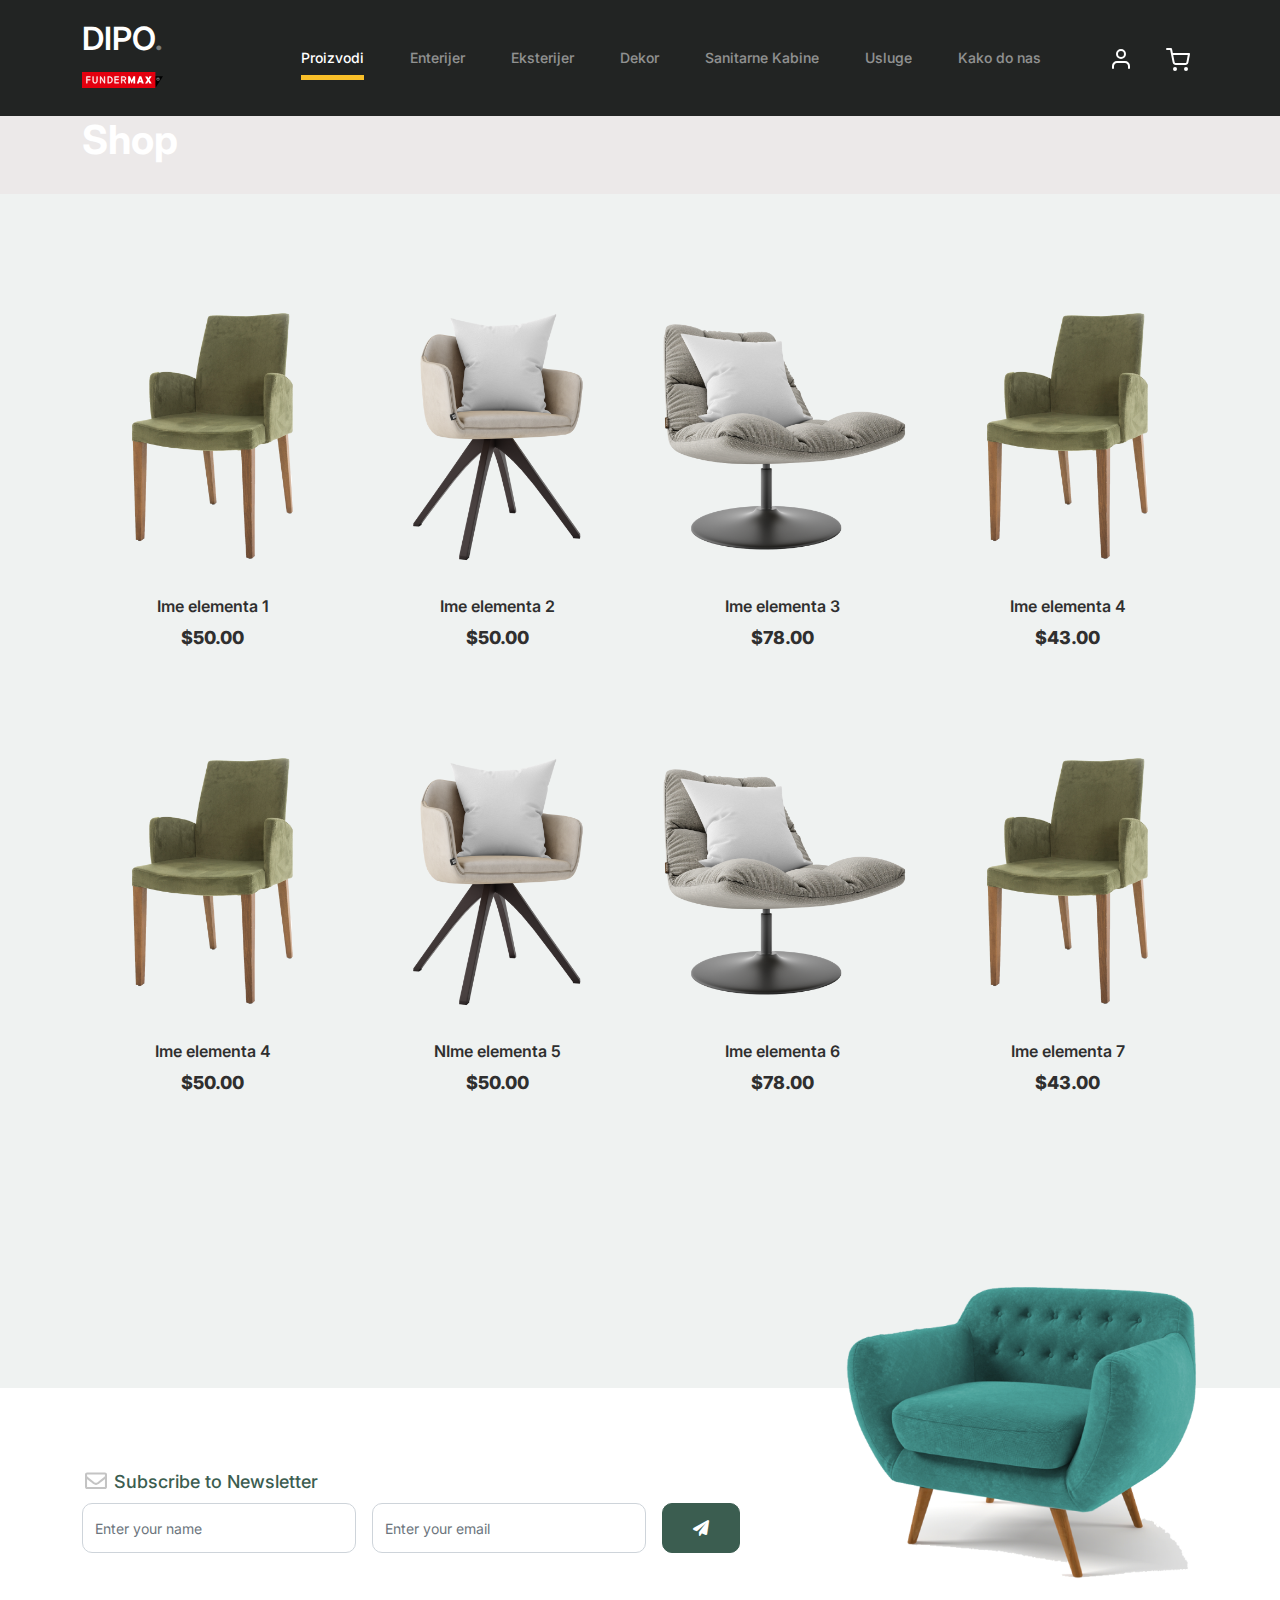
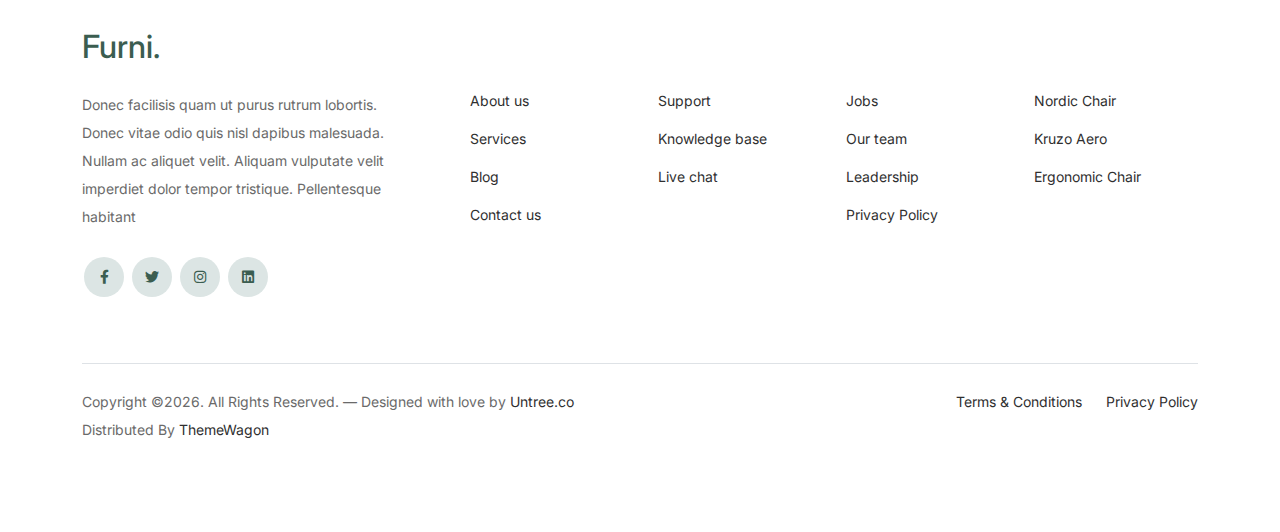
<file: shop.html>
<!-- /*
* Bootstrap 5
* Template Name: Furni
* Template Author: Untree.co
* Template URI: https://untree.co/
* License: https://creativecommons.org/licenses/by/3.0/
*/ -->
<!doctype html>
<html lang="en">
<head>
  <meta charset="utf-8">
  <meta name="viewport" content="width=device-width, initial-scale=1, shrink-to-fit=no">
  <meta name="author" content="Untree.co">
  <link rel="shortcut icon" href="favicon.png">

  <meta name="description" content="" />
  <meta name="keywords" content="bootstrap, bootstrap4" />

		<!-- Bootstrap CSS -->
		<link href="css/bootstrap.min.css" rel="stylesheet">
		<link href="https://cdnjs.cloudflare.com/ajax/libs/font-awesome/6.0.0-beta3/css/all.min.css" rel="stylesheet">
		<link href="css/tiny-slider.css" rel="stylesheet">
		<link href="css/style.css" rel="stylesheet">
		<title>Furni Free Bootstrap 5 Template for Furniture and Interior Design Websites by Untree.co </title>
	</head>

	<body>

		<!-- Start Header/Navigation -->
		<nav class="custom-navbar navbar navbar navbar-expand-md navbar-dark bg-dark" arial-label="Furni navigation bar">

        <div class="container">
            <div class="obaveza">
                <a class="navbar-brand" href="index.html">DIPO<span>.</span></a>

                <a class="navbar-brand" href="index.html"><img class="nes" src="./images/funderlogo.svg" alt=""></a>
            </div>




            <button class="navbar-toggler" type="button" data-bs-toggle="collapse" data-bs-target="#navbarsFurni"
                aria-controls="navbarsFurni" aria-expanded="false" aria-label="Toggle navigation">
                <span class="navbar-toggler-icon"></span>
            </button>

            <div class="collapse navbar-collapse" id="navbarsFurni">
                <ul class="custom-navbar-nav navbar-nav ms-auto mb-2 mb-md-0">
                    <li class="nav-item active">
                        <a class="nav-link" href="https://dipo-shop.p2p.rs/kategorije1/">Proizvodi</a>
                    </li>
                    <li><a class="nav-link" href="https://www.dipo.rs/enterijer">Enterijer</a></li>
                    <li><a class="nav-link" href="https://www.dipo.rs/eksterijer">Eksterijer</a></li>
                    <li><a class="nav-link" href="https://www.dipo.rs/dekor">Dekor</a></li>
                    <li><a class="nav-link" href="https://www.dipo.rs/sanitarne-kabine">Sanitarne Kabine</a></li>
                    <li><a class="nav-link" href="https://www.dipo.rs/usluge">Usluge</a></li>
                    <li><a class="nav-link" href="https://www.dipo.rs/kako-do-nas">Kako do nas</a></li>
                </ul>

                <ul class="custom-navbar-cta navbar-nav mb-2 mb-md-0 ms-5">
                    <li><a class="nav-link" href="#"><img src="images/user.svg"></a></li>
                    <li><a class="nav-link" href="pregledk.html"><img src="images/cart.svg"></a></li>
                </ul>
            </div>
        </div>

    </nav>
		<!-- End Header/Navigation -->

		<!-- Start Hero Section -->
			<div class="hero">
				<div class="container">
					<div class="row justify-content-between">
						<div class="col-lg-5">
							<div class="intro-excerpt">
								<h1>Shop</h1>
							</div>
						</div>
						<div class="col-lg-7">
							
						</div>
					</div>
				</div>
			</div>
		<!-- End Hero Section -->

		

		<div class="untree_co-section product-section before-footer-section">
		    <div class="container">
		      	<div class="row">

		      		<!-- Start Column 1 -->
					<div class="col-12 col-md-4 col-lg-3 mb-5">
						<a class="product-item" href="korpus.html">
							<img src="images/product-3.png" class="img-fluid product-thumbnail">
							<h3 class="product-title">Ime elementa 1</h3>
							<strong class="product-price">$50.00</strong>

							<span class="icon-cross">
								<img src="images/cross.svg" class="img-fluid">
							</span>
						</a>
					</div> 
					<!-- End Column 1 -->
						
					<!-- Start Column 2 -->
					<div class="col-12 col-md-4 col-lg-3 mb-5">
						<a class="product-item" href="#">
							<img src="images/product-1.png" class="img-fluid product-thumbnail">
							<h3 class="product-title">Ime elementa 2</h3>
							<strong class="product-price">$50.00</strong>

							<span class="icon-cross">
								<img src="images/cross.svg" class="img-fluid">
							</span>
						</a>
					</div> 
					<!-- End Column 2 -->

					<!-- Start Column 3 -->
					<div class="col-12 col-md-4 col-lg-3 mb-5">
						<a class="product-item" href="#">
							<img src="images/product-2.png" class="img-fluid product-thumbnail">
							<h3 class="product-title">Ime elementa 3</h3>
							<strong class="product-price">$78.00</strong>

							<span class="icon-cross">
								<img src="images/cross.svg" class="img-fluid">
							</span>
						</a>
					</div>
					<!-- End Column 3 -->

					<!-- Start Column 4 -->
					<div class="col-12 col-md-4 col-lg-3 mb-5">
						<a class="product-item" href="#">
							<img src="images/product-3.png" class="img-fluid product-thumbnail">
							<h3 class="product-title">Ime elementa 4</h3>
							<strong class="product-price">$43.00</strong>

							<span class="icon-cross">
								<img src="images/cross.svg" class="img-fluid">
							</span>
						</a>
					</div>
					<!-- End Column 4 -->


					<!-- Start Column 1 -->
					<div class="col-12 col-md-4 col-lg-3 mb-5">
						<a class="product-item" href="#">
							<img src="images/product-3.png" class="img-fluid product-thumbnail">
							<h3 class="product-title">Ime elementa 4</h3>
							<strong class="product-price">$50.00</strong>

							<span class="icon-cross">
								<img src="images/cross.svg" class="img-fluid">
							</span>
						</a>
					</div> 
					<!-- End Column 1 -->
						
					<!-- Start Column 2 -->
					<div class="col-12 col-md-4 col-lg-3 mb-5">
						<a class="product-item" href="#">
							<img src="images/product-1.png" class="img-fluid product-thumbnail">
							<h3 class="product-title">NIme elementa 5</h3>
							<strong class="product-price">$50.00</strong>

							<span class="icon-cross">
								<img src="images/cross.svg" class="img-fluid">
							</span>
						</a>
					</div> 
					<!-- End Column 2 -->

					<!-- Start Column 3 -->
					<div class="col-12 col-md-4 col-lg-3 mb-5">
						<a class="product-item" href="#">
							<img src="images/product-2.png" class="img-fluid product-thumbnail">
							<h3 class="product-title">Ime elementa 6</h3>
							<strong class="product-price">$78.00</strong>

							<span class="icon-cross">
								<img src="images/cross.svg" class="img-fluid">
							</span>
						</a>
					</div>
					<!-- End Column 3 -->

					<!-- Start Column 4 -->
					<div class="col-12 col-md-4 col-lg-3 mb-5">
						<a class="product-item" href="#">
							<img src="images/product-3.png" class="img-fluid product-thumbnail">
							<h3 class="product-title">Ime elementa 7</h3>
							<strong class="product-price">$43.00</strong>

							<span class="icon-cross">
								<img src="images/cross.svg" class="img-fluid">
							</span>
						</a>
					</div>
					<!-- End Column 4 -->

		      	</div>
		    </div>
		</div>


		<!-- Start Footer Section -->
		<footer class="footer-section">
			<div class="container relative">

				<div class="sofa-img">
					<img src="images/sofa.png" alt="Image" class="img-fluid">
				</div>

				<div class="row">
					<div class="col-lg-8">
						<div class="subscription-form">
							<h3 class="d-flex align-items-center"><span class="me-1"><img src="images/envelope-outline.svg" alt="Image" class="img-fluid"></span><span>Subscribe to Newsletter</span></h3>

							<form action="#" class="row g-3">
								<div class="col-auto">
									<input type="text" class="form-control" placeholder="Enter your name">
								</div>
								<div class="col-auto">
									<input type="email" class="form-control" placeholder="Enter your email">
								</div>
								<div class="col-auto">
									<button class="btn btn-primary">
										<span class="fa fa-paper-plane"></span>
									</button>
								</div>
							</form>

						</div>
					</div>
				</div>

				<div class="row g-5 mb-5">
					<div class="col-lg-4">
						<div class="mb-4 footer-logo-wrap"><a href="#" class="footer-logo">Furni<span>.</span></a></div>
						<p class="mb-4">Donec facilisis quam ut purus rutrum lobortis. Donec vitae odio quis nisl dapibus malesuada. Nullam ac aliquet velit. Aliquam vulputate velit imperdiet dolor tempor tristique. Pellentesque habitant</p>

						<ul class="list-unstyled custom-social">
							<li><a href="#"><span class="fa fa-brands fa-facebook-f"></span></a></li>
							<li><a href="#"><span class="fa fa-brands fa-twitter"></span></a></li>
							<li><a href="#"><span class="fa fa-brands fa-instagram"></span></a></li>
							<li><a href="#"><span class="fa fa-brands fa-linkedin"></span></a></li>
						</ul>
					</div>

					<div class="col-lg-8">
						<div class="row links-wrap">
							<div class="col-6 col-sm-6 col-md-3">
								<ul class="list-unstyled">
									<li><a href="#">About us</a></li>
									<li><a href="#">Services</a></li>
									<li><a href="#">Blog</a></li>
									<li><a href="#">Contact us</a></li>
								</ul>
							</div>

							<div class="col-6 col-sm-6 col-md-3">
								<ul class="list-unstyled">
									<li><a href="#">Support</a></li>
									<li><a href="#">Knowledge base</a></li>
									<li><a href="#">Live chat</a></li>
								</ul>
							</div>

							<div class="col-6 col-sm-6 col-md-3">
								<ul class="list-unstyled">
									<li><a href="#">Jobs</a></li>
									<li><a href="#">Our team</a></li>
									<li><a href="#">Leadership</a></li>
									<li><a href="#">Privacy Policy</a></li>
								</ul>
							</div>

							<div class="col-6 col-sm-6 col-md-3">
								<ul class="list-unstyled">
									<li><a href="#">Nordic Chair</a></li>
									<li><a href="#">Kruzo Aero</a></li>
									<li><a href="#">Ergonomic Chair</a></li>
								</ul>
							</div>
						</div>
					</div>

				</div>

				<div class="border-top copyright">
					<div class="row pt-4">
						<div class="col-lg-6">
							<p class="mb-2 text-center text-lg-start">Copyright &copy;<script>document.write(new Date().getFullYear());</script>. All Rights Reserved. &mdash; Designed with love by <a href="https://untree.co">Untree.co</a>  Distributed By <a href="https://themewagon.com">ThemeWagon</a> <!-- License information: https://untree.co/license/ -->
            </p>
						</div>

						<div class="col-lg-6 text-center text-lg-end">
							<ul class="list-unstyled d-inline-flex ms-auto">
								<li class="me-4"><a href="#">Terms &amp; Conditions</a></li>
								<li><a href="#">Privacy Policy</a></li>
							</ul>
						</div>

					</div>
				</div>

			</div>
		</footer>
		<!-- End Footer Section -->	


		<script src="js/bootstrap.bundle.min.js"></script>
		<script src="js/tiny-slider.js"></script>
		<script src="js/custom.js"></script>
	</body>

</html>
</file>
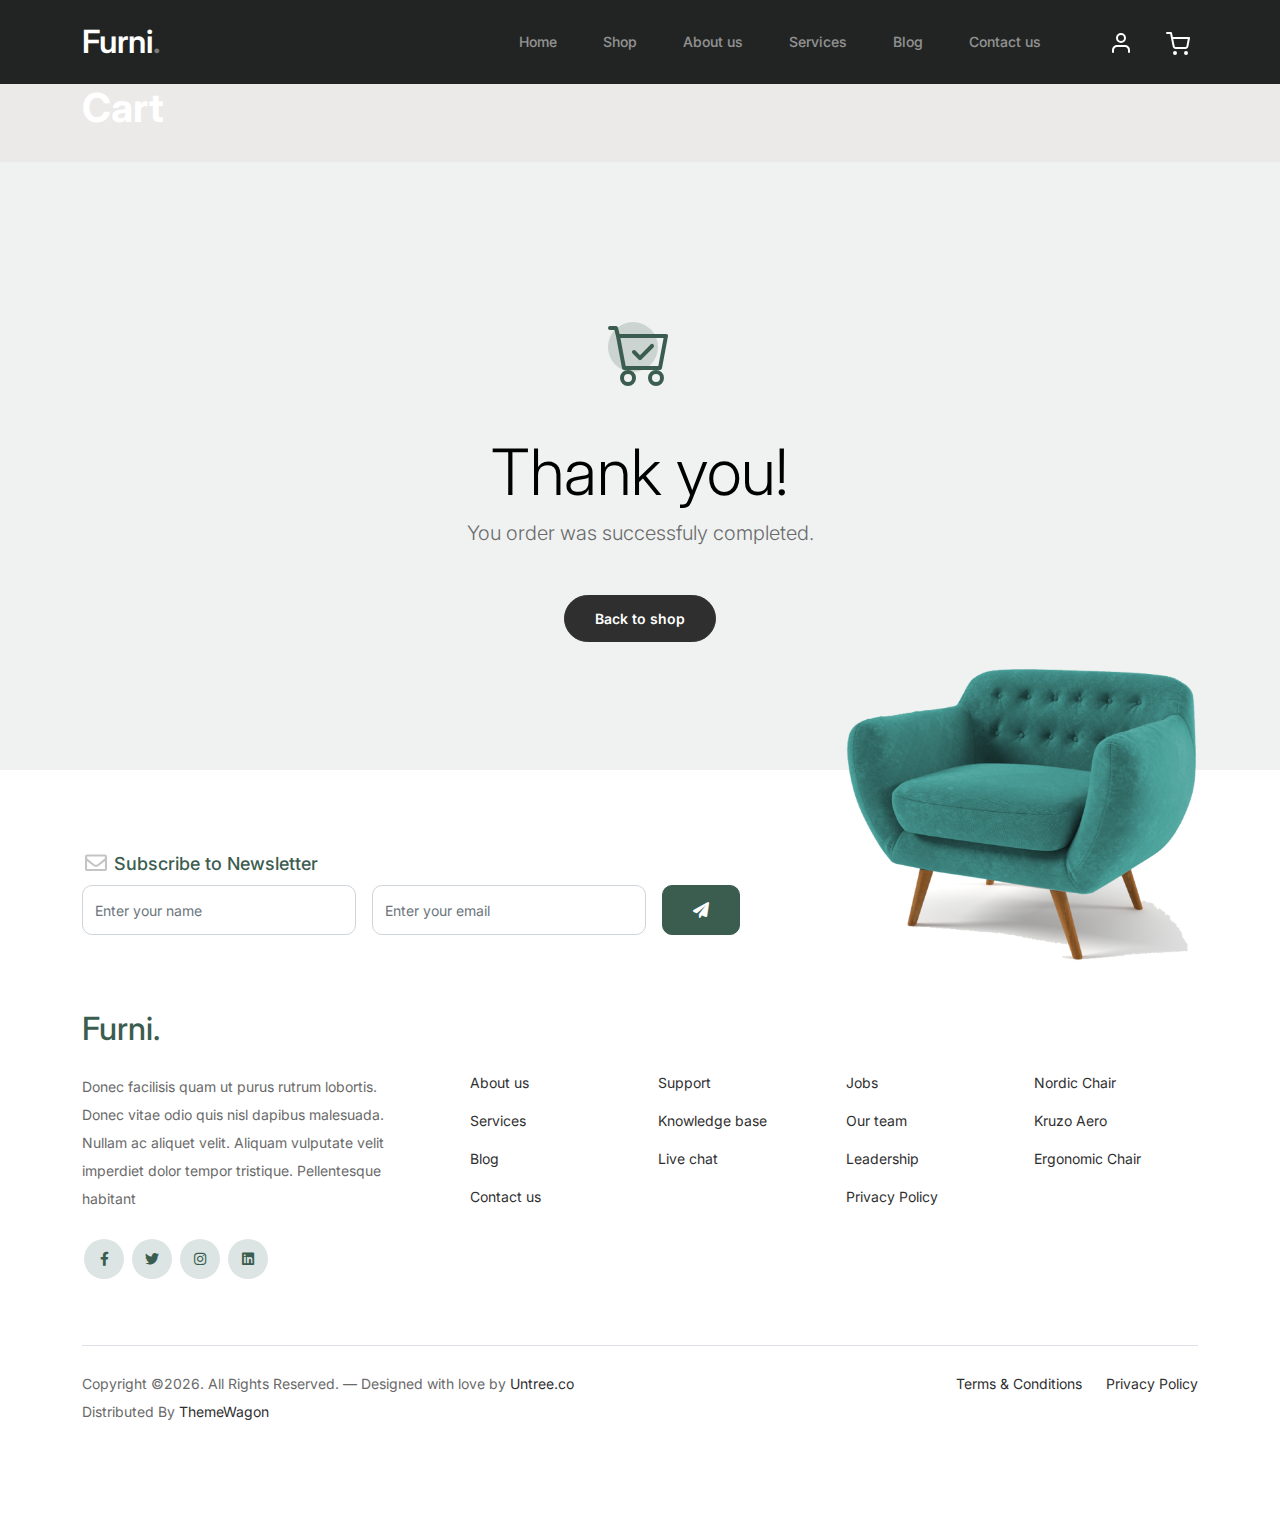
<file: thankyou.html>
<!-- /*
* Bootstrap 5
* Template Name: Furni
* Template Author: Untree.co
* Template URI: https://untree.co/
* License: https://creativecommons.org/licenses/by/3.0/
*/ -->
<!doctype html>
<html lang="en">
<head>
  <meta charset="utf-8">
  <meta name="viewport" content="width=device-width, initial-scale=1, shrink-to-fit=no">
  <meta name="author" content="Untree.co">
  <link rel="shortcut icon" href="favicon.png">

  <meta name="description" content="" />
  <meta name="keywords" content="bootstrap, bootstrap4" />

		<!-- Bootstrap CSS -->
		<link href="css/bootstrap.min.css" rel="stylesheet">
		<link href="https://cdnjs.cloudflare.com/ajax/libs/font-awesome/6.0.0-beta3/css/all.min.css" rel="stylesheet">
		<link href="css/tiny-slider.css" rel="stylesheet">
		<link href="css/style.css" rel="stylesheet">
		<title>Furni Free Bootstrap 5 Template for Furniture and Interior Design Websites by Untree.co </title>
	</head>

	<body>

		<!-- Start Header/Navigation -->
		<nav class="custom-navbar navbar navbar navbar-expand-md navbar-dark bg-dark" arial-label="Furni navigation bar">

			<div class="container">
				<a class="navbar-brand" href="index.html">Furni<span>.</span></a>

				<button class="navbar-toggler" type="button" data-bs-toggle="collapse" data-bs-target="#navbarsFurni" aria-controls="navbarsFurni" aria-expanded="false" aria-label="Toggle navigation">
					<span class="navbar-toggler-icon"></span>
				</button>

				<div class="collapse navbar-collapse" id="navbarsFurni">
					<ul class="custom-navbar-nav navbar-nav ms-auto mb-2 mb-md-0">
						<li class="nav-item ">
							<a class="nav-link" href="index.html">Home</a>
						</li>
						<li><a class="nav-link" href="shop.html">Shop</a></li>
						<li><a class="nav-link" href="about.html">About us</a></li>
						<li><a class="nav-link" href="services.html">Services</a></li>
						<li><a class="nav-link" href="blog.html">Blog</a></li>
						<li><a class="nav-link" href="contact.html">Contact us</a></li>
					</ul>

					<ul class="custom-navbar-cta navbar-nav mb-2 mb-md-0 ms-5">
						<li><a class="nav-link" href="#"><img src="images/user.svg"></a></li>
						<li><a class="nav-link" href="cart.html"><img src="images/cart.svg"></a></li>
					</ul>
				</div>
			</div>
				
		</nav>
		<!-- End Header/Navigation -->

		<!-- Start Hero Section -->
			<div class="hero">
				<div class="container">
					<div class="row justify-content-between">
						<div class="col-lg-5">
							<div class="intro-excerpt">
								<h1>Cart</h1>
							</div>
						</div>
						<div class="col-lg-7">
							
						</div>
					</div>
				</div>
			</div>
		<!-- End Hero Section -->

		

		<div class="untree_co-section">
    <div class="container">
      <div class="row">
        <div class="col-md-12 text-center pt-5">
          <span class="display-3 thankyou-icon text-primary">
            <svg width="1em" height="1em" viewBox="0 0 16 16" class="bi bi-cart-check mb-5" fill="currentColor" xmlns="http://www.w3.org/2000/svg">
              <path fill-rule="evenodd" d="M11.354 5.646a.5.5 0 0 1 0 .708l-3 3a.5.5 0 0 1-.708 0l-1.5-1.5a.5.5 0 1 1 .708-.708L8 8.293l2.646-2.647a.5.5 0 0 1 .708 0z"/>
              <path fill-rule="evenodd" d="M0 1.5A.5.5 0 0 1 .5 1H2a.5.5 0 0 1 .485.379L2.89 3H14.5a.5.5 0 0 1 .491.592l-1.5 8A.5.5 0 0 1 13 12H4a.5.5 0 0 1-.491-.408L2.01 3.607 1.61 2H.5a.5.5 0 0 1-.5-.5zM3.102 4l1.313 7h8.17l1.313-7H3.102zM5 12a2 2 0 1 0 0 4 2 2 0 0 0 0-4zm7 0a2 2 0 1 0 0 4 2 2 0 0 0 0-4zm-7 1a1 1 0 1 0 0 2 1 1 0 0 0 0-2zm7 0a1 1 0 1 0 0 2 1 1 0 0 0 0-2z"/>
            </svg>
          </span>
          <h2 class="display-3 text-black">Thank you!</h2>
          <p class="lead mb-5">You order was successfuly completed.</p>
          <p><a href="shop.html" class="btn btn-sm btn-outline-black">Back to shop</a></p>
        </div>
      </div>
    </div>
  </div>

		<!-- Start Footer Section -->
		<footer class="footer-section">
			<div class="container relative">

				<div class="sofa-img">
					<img src="images/sofa.png" alt="Image" class="img-fluid">
				</div>

				<div class="row">
					<div class="col-lg-8">
						<div class="subscription-form">
							<h3 class="d-flex align-items-center"><span class="me-1"><img src="images/envelope-outline.svg" alt="Image" class="img-fluid"></span><span>Subscribe to Newsletter</span></h3>

							<form action="#" class="row g-3">
								<div class="col-auto">
									<input type="text" class="form-control" placeholder="Enter your name">
								</div>
								<div class="col-auto">
									<input type="email" class="form-control" placeholder="Enter your email">
								</div>
								<div class="col-auto">
									<button class="btn btn-primary">
										<span class="fa fa-paper-plane"></span>
									</button>
								</div>
							</form>

						</div>
					</div>
				</div>

				<div class="row g-5 mb-5">
					<div class="col-lg-4">
						<div class="mb-4 footer-logo-wrap"><a href="#" class="footer-logo">Furni<span>.</span></a></div>
						<p class="mb-4">Donec facilisis quam ut purus rutrum lobortis. Donec vitae odio quis nisl dapibus malesuada. Nullam ac aliquet velit. Aliquam vulputate velit imperdiet dolor tempor tristique. Pellentesque habitant</p>

						<ul class="list-unstyled custom-social">
							<li><a href="#"><span class="fa fa-brands fa-facebook-f"></span></a></li>
							<li><a href="#"><span class="fa fa-brands fa-twitter"></span></a></li>
							<li><a href="#"><span class="fa fa-brands fa-instagram"></span></a></li>
							<li><a href="#"><span class="fa fa-brands fa-linkedin"></span></a></li>
						</ul>
					</div>

					<div class="col-lg-8">
						<div class="row links-wrap">
							<div class="col-6 col-sm-6 col-md-3">
								<ul class="list-unstyled">
									<li><a href="#">About us</a></li>
									<li><a href="#">Services</a></li>
									<li><a href="#">Blog</a></li>
									<li><a href="#">Contact us</a></li>
								</ul>
							</div>

							<div class="col-6 col-sm-6 col-md-3">
								<ul class="list-unstyled">
									<li><a href="#">Support</a></li>
									<li><a href="#">Knowledge base</a></li>
									<li><a href="#">Live chat</a></li>
								</ul>
							</div>

							<div class="col-6 col-sm-6 col-md-3">
								<ul class="list-unstyled">
									<li><a href="#">Jobs</a></li>
									<li><a href="#">Our team</a></li>
									<li><a href="#">Leadership</a></li>
									<li><a href="#">Privacy Policy</a></li>
								</ul>
							</div>

							<div class="col-6 col-sm-6 col-md-3">
								<ul class="list-unstyled">
									<li><a href="#">Nordic Chair</a></li>
									<li><a href="#">Kruzo Aero</a></li>
									<li><a href="#">Ergonomic Chair</a></li>
								</ul>
							</div>
						</div>
					</div>

				</div>

				<div class="border-top copyright">
					<div class="row pt-4">
						<div class="col-lg-6">
							<p class="mb-2 text-center text-lg-start">Copyright &copy;<script>document.write(new Date().getFullYear());</script>. All Rights Reserved. &mdash; Designed with love by <a href="https://untree.co">Untree.co</a> Distributed By <a href="https://themewagon.com">ThemeWagon</a> <!-- License information: https://untree.co/license/ -->
            </p>
						</div>

						<div class="col-lg-6 text-center text-lg-end">
							<ul class="list-unstyled d-inline-flex ms-auto">
								<li class="me-4"><a href="#">Terms &amp; Conditions</a></li>
								<li><a href="#">Privacy Policy</a></li>
							</ul>
						</div>

					</div>
				</div>

			</div>
		</footer>
		<!-- End Footer Section -->	


		<script src="js/bootstrap.bundle.min.js"></script>
		<script src="js/tiny-slider.js"></script>
		<script src="js/custom.js"></script>
	</body>

</html>
</file>
<file: css/tiny-slider.css>
.tns-outer{padding:0 !important}.tns-outer [hidden]{display:none !important}.tns-outer [aria-controls],.tns-outer [data-action]{cursor:pointer}.tns-slider{-webkit-transition:all 0s;-moz-transition:all 0s;transition:all 0s}.tns-slider>.tns-item{-webkit-box-sizing:border-box;-moz-box-sizing:border-box;box-sizing:border-box}.tns-horizontal.tns-subpixel{white-space:nowrap}.tns-horizontal.tns-subpixel>.tns-item{display:inline-block;vertical-align:top;white-space:normal}.tns-horizontal.tns-no-subpixel:after{content:'';display:table;clear:both}.tns-horizontal.tns-no-subpixel>.tns-item{float:left}.tns-horizontal.tns-carousel.tns-no-subpixel>.tns-item{margin-right:-100%}.tns-no-calc{position:relative;left:0}.tns-gallery{position:relative;left:0;min-height:1px}.tns-gallery>.tns-item{position:absolute;left:-100%;-webkit-transition:transform 0s, opacity 0s;-moz-transition:transform 0s, opacity 0s;transition:transform 0s, opacity 0s}.tns-gallery>.tns-slide-active{position:relative;left:auto !important}.tns-gallery>.tns-moving{-webkit-transition:all 0.25s;-moz-transition:all 0.25s;transition:all 0.25s}.tns-autowidth{display:inline-block}.tns-lazy-img{-webkit-transition:opacity 0.6s;-moz-transition:opacity 0.6s;transition:opacity 0.6s;opacity:0.6}.tns-lazy-img.tns-complete{opacity:1}.tns-ah{-webkit-transition:height 0s;-moz-transition:height 0s;transition:height 0s}.tns-ovh{overflow:hidden}.tns-visually-hidden{position:absolute;left:-10000em}.tns-transparent{opacity:0;visibility:hidden}.tns-fadeIn{opacity:1;filter:alpha(opacity=100);z-index:0}.tns-normal,.tns-fadeOut{opacity:0;filter:alpha(opacity=0);z-index:-1}.tns-vpfix{white-space:nowrap}.tns-vpfix>div,.tns-vpfix>li{display:inline-block}.tns-t-subp2{margin:0 auto;width:310px;position:relative;height:10px;overflow:hidden}.tns-t-ct{width:2333.3333333%;width:-webkit-calc(100% * 70 / 3);width:-moz-calc(100% * 70 / 3);width:calc(100% * 70 / 3);position:absolute;right:0}.tns-t-ct:after{content:'';display:table;clear:both}.tns-t-ct>div{width:1.4285714%;width:-webkit-calc(100% / 70);width:-moz-calc(100% / 70);width:calc(100% / 70);height:10px;float:left}

/*# sourceMappingURL=sourcemaps/tiny-slider.css.map */
</file>
<file: css/style.css>
/*
* Template Name: UntreeStore
* Template Author: Untree.co
* Author URI: https://untree.co/
* License: https://creativecommons.org/licenses/by/3.0/
*/
@import url("https://fonts.googleapis.com/css2?family=Inter:wght@400;500;600;700;800&display=swap");
body {
  overflow-x: hidden;
  position: relative; }

body {
  font-family: "Inter", sans-serif;
  font-weight: 400;
  line-height: 28px;
  color: #6a6a6a;
  font-size: 14px;
  background-color: #eff2f1; }

a {
  text-decoration: none;
  -webkit-transition: .3s all ease;
  -o-transition: .3s all ease;
  transition: .3s all ease;
  color: #2f2f2f;
  text-decoration: underline; }
  a:hover {
    color: #2f2f2f;
    text-decoration: none; }
  a.more {
    font-weight: 600; }

.custom-navbar {
  background: #222423 !important;
  padding-top: 20px;
  padding-bottom: 20px; }
  .custom-navbar .navbar-brand {
    font-size: 32px;
    font-weight: 600; }
    .custom-navbar .navbar-brand > span {
      opacity: .4; }
  .custom-navbar .navbar-toggler {
    border-color: transparent; }
    .custom-navbar .navbar-toggler:active, .custom-navbar .navbar-toggler:focus {
      -webkit-box-shadow: none;
      box-shadow: none;
      outline: none; }
  @media (min-width: 992px) {
    .custom-navbar .custom-navbar-nav li {
      margin-left: 15px;
      margin-right: 15px; } }
  .custom-navbar .custom-navbar-nav li a {
    font-weight: 500;
    color: #ffffff !important;
    opacity: .5;
    -webkit-transition: .3s all ease;
    -o-transition: .3s all ease;
    transition: .3s all ease;
    position: relative; }
    @media (min-width: 768px) {
      .custom-navbar .custom-navbar-nav li a:before {
        content: "";
        position: absolute;
        bottom: 0;
        left: 8px;
        right: 8px;
        background: #f9bf29;
        height: 5px;
        opacity: 1;
        visibility: visible;
        width: 0;
        -webkit-transition: .15s all ease-out;
        -o-transition: .15s all ease-out;
        transition: .15s all ease-out; } }
    .custom-navbar .custom-navbar-nav li a:hover {
      opacity: 1; }
      .custom-navbar .custom-navbar-nav li a:hover:before {
        width: calc(100% - 16px); }
  .custom-navbar .custom-navbar-nav li.active a {
    opacity: 1; }
    .custom-navbar .custom-navbar-nav li.active a:before {
      width: calc(100% - 16px); }
  .custom-navbar .custom-navbar-cta {
    margin-left: 0 !important;
    -webkit-box-orient: horizontal;
    -webkit-box-direction: normal;
    -ms-flex-direction: row;
    flex-direction: row; }
    @media (min-width: 768px) {
      .custom-navbar .custom-navbar-cta {
        margin-left: 40px !important; } }
    .custom-navbar .custom-navbar-cta li {
      margin-left: 0px;
      margin-right: 0px; }
      .custom-navbar .custom-navbar-cta li:first-child {
        margin-right: 20px; }

.hero {
  background: #ece9e9;
  padding: 0 0rem 0; }
  @media (min-width: 768px) {
    .hero {
      padding:  0 0rem 0; } }
  @media (min-width: 992px) {
    .hero {
      padding:  0 0rem 0; } }
  .hero .intro-excerpt {
    position: relative;
    z-index: 4; }
    @media (min-width: 992px) {
      .hero .intro-excerpt {
        max-width: 450px; } }
  .hero h1 {
    font-weight: 700;
    color: #ffffff;
    margin-bottom: 30px; }
    @media (min-width: 1400px) {
      .hero h1 {
        font-size: 54px; } }
  .hero p {
    color: rgba(255, 255, 255, 0.5);
    margin-botom: 30px; }
  .hero .hero-img-wrap {
    position: relative; }
    .hero .hero-img-wrap img {
      position: relative;
      top: 0px;
      right: 0px;
      z-index: 2;
      max-width: 780px;
      left: -20px; }
      @media (min-width: 768px) {
        .hero .hero-img-wrap img {
          right: 0px;
          left: -100px; } }
      @media (min-width: 992px) {
        .hero .hero-img-wrap img {
          left: 0px;
          top: -80px;
          position: absolute;
          right: -50px; } }
      @media (min-width: 1200px) {
        .hero .hero-img-wrap img {
          left: 0px;
          top: -80px;
          right: -100px; } }
    .hero .hero-img-wrap:after {
      content: "";
      position: absolute;
      width: 255px;
      height: 217px;
      background-image: url("../images/dots-light.svg");
      background-size: contain;
      background-repeat: no-repeat;
      right: -100px;
      top: -0px; }
      @media (min-width: 1200px) {
        .hero .hero-img-wrap:after {
          top: -40px; } }

.btn {
  font-weight: 600;
  padding: 12px 30px;
  border-radius: 30px;
  color: #ffffff;
  background: #2f2f2f;
  border-color: #2f2f2f; }
  .btn:hover {
    color: #ffffff;
    background: #222222;
    border-color: #222222; }
  .btn:active, .btn:focus {
    outline: none !important;
    -webkit-box-shadow: none;
    box-shadow: none; }
  .btn.btn-primary {
    background: #3b5d50;
    border-color: #3b5d50; }
    .btn.btn-primary:hover {
      background: #314d43;
      border-color: #314d43; }
  .btn.btn-secondary {
    color: #2f2f2f;
    background: #efeeea;
    border-color: #faf9f6; }
    .btn.btn-secondary:hover {
      background: #faf9f6;
      border-color: #faf9f6; }
  .btn.btn-white-outline {
    background: transparent;
    border-width: 2px;
    border-color: rgba(255, 255, 255, 0.3); }
    .btn.btn-white-outline:hover {
      border-color: white;
      color: #ffffff; }

.section-title {
  color: #2f2f2f; }

.product-section {
  padding: 7rem 0; }
  .product-section .product-item {
    text-align: center;
    text-decoration: none;
    display: block;
    position: relative;
    padding-bottom: 50px;
    cursor: pointer; }
    .product-section .product-item .product-thumbnail {
      margin-bottom: 30px;
      position: relative;
      top: 0;
      -webkit-transition: .3s all ease;
      -o-transition: .3s all ease;
      transition: .3s all ease; }
    .product-section .product-item h3 {
      font-weight: 600;
      font-size: 16px; }
    .product-section .product-item strong {
      font-weight: 800 !important;
      font-size: 18px !important; }
    .product-section .product-item h3, .product-section .product-item strong {
      color: #2f2f2f;
      text-decoration: none; }
    .product-section .product-item .icon-cross {
      position: absolute;
      width: 35px;
      height: 35px;
      display: inline-block;
      background: #2f2f2f;
      bottom: 15px;
      left: 50%;
      -webkit-transform: translateX(-50%);
      -ms-transform: translateX(-50%);
      transform: translateX(-50%);
      margin-bottom: -17.5px;
      border-radius: 50%;
      opacity: 0;
      visibility: hidden;
      -webkit-transition: .3s all ease;
      -o-transition: .3s all ease;
      transition: .3s all ease; }
      .product-section .product-item .icon-cross img {
        position: absolute;
        left: 50%;
        top: 50%;
        -webkit-transform: translate(-50%, -50%);
        -ms-transform: translate(-50%, -50%);
        transform: translate(-50%, -50%); }
    .product-section .product-item:before {
      bottom: 0;
      left: 0;
      right: 0;
      position: absolute;
      content: "";
      background: #dce5e4;
      height: 0%;
      z-index: -1;
      border-radius: 10px;
      -webkit-transition: .3s all ease;
      -o-transition: .3s all ease;
      transition: .3s all ease; }
    .product-section .product-item:hover .product-thumbnail {
      top: -25px; }
    .product-section .product-item:hover .icon-cross {
      bottom: 0;
      opacity: 1;
      visibility: visible; }
    .product-section .product-item:hover:before {
      height: 70%; }

.why-choose-section {
  padding: 7rem 0; }
  .why-choose-section .img-wrap {
    position: relative; }
    .why-choose-section .img-wrap:before {
      position: absolute;
      content: "";
      width: 255px;
      height: 217px;
      background-image: url("../images/dots-yellow.svg");
      background-repeat: no-repeat;
      background-size: contain;
      -webkit-transform: translate(-40%, -40%);
      -ms-transform: translate(-40%, -40%);
      transform: translate(-40%, -40%);
      z-index: -1; }
    .why-choose-section .img-wrap img {
      border-radius: 20px; }

.feature {
  margin-bottom: 30px; }
  .feature .icon {
    display: inline-block;
    position: relative;
    margin-bottom: 20px; }
    .feature .icon:before {
      content: "";
      width: 33px;
      height: 33px;
      position: absolute;
      background: rgba(59, 93, 80, 0.2);
      border-radius: 50%;
      right: -8px;
      bottom: 0; }
  .feature h3 {
    font-size: 14px;
    color: #2f2f2f; }
  .feature p {
    font-size: 14px;
    line-height: 22px;
    color: #6a6a6a; }

.we-help-section {
  padding: 7rem 0; }
  .we-help-section .imgs-grid {
    display: -ms-grid;
    display: grid;
    -ms-grid-columns: (1fr)[27];
    grid-template-columns: repeat(27, 1fr);
    position: relative; }
    .we-help-section .imgs-grid:before {
      position: absolute;
      content: "";
      width: 255px;
      height: 217px;
      background-image: url("../images/dots-green.svg");
      background-size: contain;
      background-repeat: no-repeat;
      -webkit-transform: translate(-40%, -40%);
      -ms-transform: translate(-40%, -40%);
      transform: translate(-40%, -40%);
      z-index: -1; }
    .we-help-section .imgs-grid .grid {
      position: relative; }
      .we-help-section .imgs-grid .grid img {
        border-radius: 20px;
        max-width: 100%; }
      .we-help-section .imgs-grid .grid.grid-1 {
        -ms-grid-column: 1;
        -ms-grid-column-span: 18;
        grid-column: 1 / span 18;
        -ms-grid-row: 1;
        -ms-grid-row-span: 27;
        grid-row: 1 / span 27; }
      .we-help-section .imgs-grid .grid.grid-2 {
        -ms-grid-column: 19;
        -ms-grid-column-span: 27;
        grid-column: 19 / span 27;
        -ms-grid-row: 1;
        -ms-grid-row-span: 5;
        grid-row: 1 / span 5;
        padding-left: 20px; }
      .we-help-section .imgs-grid .grid.grid-3 {
        -ms-grid-column: 14;
        -ms-grid-column-span: 16;
        grid-column: 14 / span 16;
        -ms-grid-row: 6;
        -ms-grid-row-span: 27;
        grid-row: 6 / span 27;
        padding-top: 20px; }

.custom-list {
  width: 100%; }
  .custom-list li {
    display: inline-block;
    width: calc(50% - 20px);
    margin-bottom: 12px;
    line-height: 1.5;
    position: relative;
    padding-left: 20px; }
    .custom-list li:before {
      content: "";
      width: 8px;
      height: 8px;
      border-radius: 50%;
      border: 2px solid #3b5d50;
      position: absolute;
      left: 0;
      top: 8px; }

.popular-product {
  padding: 0 0 7rem 0; }
  .popular-product .product-item-sm h3 {
    font-size: 14px;
    font-weight: 700;
    color: #2f2f2f; }
  .popular-product .product-item-sm a {
    text-decoration: none;
    color: #2f2f2f;
    -webkit-transition: .3s all ease;
    -o-transition: .3s all ease;
    transition: .3s all ease; }
    .popular-product .product-item-sm a:hover {
      color: rgba(47, 47, 47, 0.5); }
  .popular-product .product-item-sm p {
    line-height: 1.4;
    margin-bottom: 10px;
    font-size: 14px; }
  .popular-product .product-item-sm .thumbnail {
    margin-right: 10px;
    -webkit-box-flex: 0;
    -ms-flex: 0 0 120px;
    flex: 0 0 120px;
    position: relative; }
    .popular-product .product-item-sm .thumbnail:before {
      content: "";
      position: absolute;
      border-radius: 20px;
      background: #dce5e4;
      width: 98px;
      height: 98px;
      top: 50%;
      left: 50%;
      -webkit-transform: translate(-50%, -50%);
      -ms-transform: translate(-50%, -50%);
      transform: translate(-50%, -50%);
      z-index: -1; }

.testimonial-section {
  padding: 3rem 0 7rem 0; }

.testimonial-slider-wrap {
  position: relative; }
  .testimonial-slider-wrap .tns-inner {
    padding-top: 30px; }
  .testimonial-slider-wrap .item .testimonial-block blockquote {
    font-size: 16px; }
    @media (min-width: 768px) {
      .testimonial-slider-wrap .item .testimonial-block blockquote {
        line-height: 32px;
        font-size: 18px; } }
  .testimonial-slider-wrap .item .testimonial-block .author-info .author-pic {
    margin-bottom: 20px; }
    .testimonial-slider-wrap .item .testimonial-block .author-info .author-pic img {
      max-width: 80px;
      border-radius: 50%; }
  .testimonial-slider-wrap .item .testimonial-block .author-info h3 {
    font-size: 14px;
    font-weight: 700;
    color: #2f2f2f;
    margin-bottom: 0; }
  .testimonial-slider-wrap #testimonial-nav {
    position: absolute;
    top: 50%;
    z-index: 99;
    width: 100%;
    display: none; }
    @media (min-width: 768px) {
      .testimonial-slider-wrap #testimonial-nav {
        display: block; } }
    .testimonial-slider-wrap #testimonial-nav > span {
      cursor: pointer;
      position: absolute;
      width: 58px;
      height: 58px;
      line-height: 58px;
      border-radius: 50%;
      background: rgba(59, 93, 80, 0.1);
      color: #2f2f2f;
      -webkit-transition: .3s all ease;
      -o-transition: .3s all ease;
      transition: .3s all ease; }
      .testimonial-slider-wrap #testimonial-nav > span:hover {
        background: #3b5d50;
        color: #ffffff; }
    .testimonial-slider-wrap #testimonial-nav .prev {
      left: -10px; }
    .testimonial-slider-wrap #testimonial-nav .next {
      right: 0; }
  .testimonial-slider-wrap .tns-nav {
    position: absolute;
    bottom: -50px;
    left: 50%;
    -webkit-transform: translateX(-50%);
    -ms-transform: translateX(-50%);
    transform: translateX(-50%); }
    .testimonial-slider-wrap .tns-nav button {
      background: none;
      border: none;
      display: inline-block;
      position: relative;
      width: 0 !important;
      height: 7px !important;
      margin: 2px; }
      .testimonial-slider-wrap .tns-nav button:active, .testimonial-slider-wrap .tns-nav button:focus, .testimonial-slider-wrap .tns-nav button:hover {
        outline: none;
        -webkit-box-shadow: none;
        box-shadow: none;
        background: none; }
      .testimonial-slider-wrap .tns-nav button:before {
        display: block;
        width: 7px;
        height: 7px;
        left: 0;
        top: 0;
        position: absolute;
        content: "";
        border-radius: 50%;
        -webkit-transition: .3s all ease;
        -o-transition: .3s all ease;
        transition: .3s all ease;
        background-color: #d6d6d6; }
      .testimonial-slider-wrap .tns-nav button:hover:before, .testimonial-slider-wrap .tns-nav button.tns-nav-active:before {
        background-color: #3b5d50; }

.before-footer-section {
  padding: 7rem 0 12rem 0 !important; }

.blog-section {
  padding: 7rem 0 12rem 0; }
  .blog-section .post-entry a {
    text-decoration: none; }
  .blog-section .post-entry .post-thumbnail {
    display: block;
    margin-bottom: 20px; }
    .blog-section .post-entry .post-thumbnail img {
      border-radius: 20px;
      -webkit-transition: .3s all ease;
      -o-transition: .3s all ease;
      transition: .3s all ease; }
  .blog-section .post-entry .post-content-entry {
    padding-left: 15px;
    padding-right: 15px; }
    .blog-section .post-entry .post-content-entry h3 {
      font-size: 16px;
      margin-bottom: 0;
      font-weight: 600;
      margin-bottom: 7px; }
    .blog-section .post-entry .post-content-entry .meta {
      font-size: 14px; }
      .blog-section .post-entry .post-content-entry .meta a {
        font-weight: 600; }
  .blog-section .post-entry:hover .post-thumbnail img, .blog-section .post-entry:focus .post-thumbnail img {
    opacity: .7; }

.footer-section {
  padding: 80px 0;
  background: #ffffff; }
  .footer-section .relative {
    position: relative; }
  .footer-section a {
    text-decoration: none;
    color: #2f2f2f;
    -webkit-transition: .3s all ease;
    -o-transition: .3s all ease;
    transition: .3s all ease; }
    .footer-section a:hover {
      color: rgba(47, 47, 47, 0.5); }
  .footer-section .subscription-form {
    margin-bottom: 40px;
    position: relative;
    z-index: 2;
    margin-top: 100px; }
    @media (min-width: 992px) {
      .footer-section .subscription-form {
        margin-top: 0px;
        margin-bottom: 80px; } }
    .footer-section .subscription-form h3 {
      font-size: 18px;
      font-weight: 500;
      color: #3b5d50; }
    .footer-section .subscription-form .form-control {
      height: 50px;
      border-radius: 10px;
      font-family: "Inter", sans-serif; }
      .footer-section .subscription-form .form-control:active, .footer-section .subscription-form .form-control:focus {
        outline: none;
        -webkit-box-shadow: none;
        box-shadow: none;
        border-color: #3b5d50;
        -webkit-box-shadow: 0 1px 4px 0 rgba(0, 0, 0, 0.2);
        box-shadow: 0 1px 4px 0 rgba(0, 0, 0, 0.2); }
      .footer-section .subscription-form .form-control::-webkit-input-placeholder {
        font-size: 14px; }
      .footer-section .subscription-form .form-control::-moz-placeholder {
        font-size: 14px; }
      .footer-section .subscription-form .form-control:-ms-input-placeholder {
        font-size: 14px; }
      .footer-section .subscription-form .form-control:-moz-placeholder {
        font-size: 14px; }
    .footer-section .subscription-form .btn {
      border-radius: 10px !important; }
  .footer-section .sofa-img {
    position: absolute;
    top: -200px;
    z-index: 1;
    right: 0; }
    .footer-section .sofa-img img {
      max-width: 380px; }
  .footer-section .links-wrap {
    margin-top: 0px; }
    @media (min-width: 992px) {
      .footer-section .links-wrap {
        margin-top: 54px; } }
    .footer-section .links-wrap ul li {
      margin-bottom: 10px; }
  .footer-section .footer-logo-wrap .footer-logo {
    font-size: 32px;
    font-weight: 500;
    text-decoration: none;
    color: #3b5d50; }
  .footer-section .custom-social li {
    margin: 2px;
    display: inline-block; }
    .footer-section .custom-social li a {
      width: 40px;
      height: 40px;
      text-align: center;
      line-height: 40px;
      display: inline-block;
      background: #dce5e4;
      color: #3b5d50;
      border-radius: 50%; }
      .footer-section .custom-social li a:hover {
        background: #3b5d50;
        color: #ffffff; }
  .footer-section .border-top {
    border-color: #dce5e4; }
    .footer-section .border-top.copyright {
      font-size: 14px !important; }

.untree_co-section {
  padding: 7rem 0; }

.form-control {
  height: 50px;
  border-radius: 10px;
  font-family: "Inter", sans-serif; }
  .form-control:active, .form-control:focus {
    outline: none;
    -webkit-box-shadow: none;
    box-shadow: none;
    border-color: #3b5d50;
    -webkit-box-shadow: 0 1px 4px 0 rgba(0, 0, 0, 0.2);
    box-shadow: 0 1px 4px 0 rgba(0, 0, 0, 0.2); }
  .form-control::-webkit-input-placeholder {
    font-size: 14px; }
  .form-control::-moz-placeholder {
    font-size: 14px; }
  .form-control:-ms-input-placeholder {
    font-size: 14px; }
  .form-control:-moz-placeholder {
    font-size: 14px; }

.service {
  line-height: 1.5; }
  .service .service-icon {
    border-radius: 10px;
    -webkit-box-flex: 0;
    -ms-flex: 0 0 50px;
    flex: 0 0 50px;
    height: 50px;
    line-height: 50px;
    text-align: center;
    background: #3b5d50;
    margin-right: 20px;
    color: #ffffff; }

textarea {
  height: auto !important; }

.site-blocks-table {
  overflow: auto; }
  .site-blocks-table .product-thumbnail {
    width: 200px; }
  .site-blocks-table .btn {
    padding: 2px 10px; }
  .site-blocks-table thead th {
    padding: 30px;
    text-align: center;
    border-width: 0px !important;
    vertical-align: middle;
    color: rgba(0, 0, 0, 0.8);
    font-size: 18px; }
  .site-blocks-table td {
    padding: 20px;
    text-align: center;
    vertical-align: middle;
    color: rgba(0, 0, 0, 0.8); }
  .site-blocks-table tbody tr:first-child td {
    border-top: 1px solid #3b5d50 !important; }
  .site-blocks-table .btn {
    background: none !important;
    color: #000000;
    border: none;
    height: auto !important; }

.site-block-order-table th {
  border-top: none !important;
  border-bottom-width: 1px !important; }

.site-block-order-table td, .site-block-order-table th {
  color: #000000; }

.couponcode-wrap input {
  border-radius: 10px !important; }

.text-primary {
  color: #3b5d50 !important; }

.thankyou-icon {
  position: relative;
  color: #3b5d50; }
  .thankyou-icon:before {
    position: absolute;
    content: "";
    width: 50px;
    height: 50px;
    border-radius: 50%;
    background: rgba(59, 93, 80, 0.2); }



    .obaveza {
      display: flex;
      flex-direction: column;
     
    }
</file>
<file: css/popup.css>
.custom-delete-button {
    background-color: #dc3545; /* Bootstrap 'danger' boja */
    color: black; /* Crni tekst */
    border-color: black; /* Crna granica */
}

.custom-delete-button:hover {
    background-color: #c82333; /* Tamnija nijansa crvene na hover */
    color: white; /* Beli tekst na hover */
}
</file>
